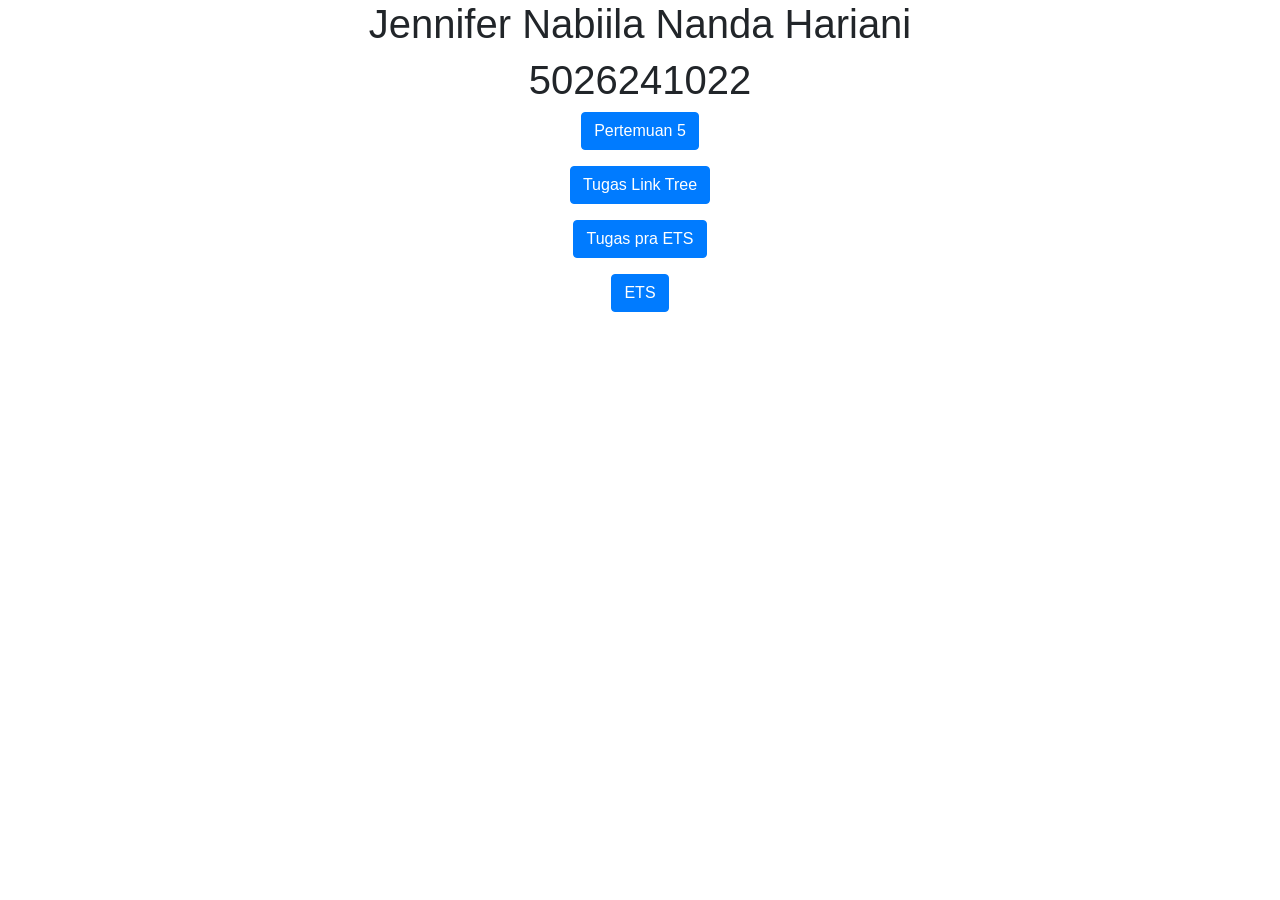
<file: index.html>
<!DOCTYPE html>
<html lang="en">
<head>
  <title>Bootstrap 4 Example</title>
  <meta charset="utf-8">
  <meta name="viewport" content="width=device-width, initial-scale=1">
  <link rel="stylesheet" href="https://cdn.jsdelivr.net/npm/bootstrap@4.6.2/dist/css/bootstrap.min.css">
  <script src="https://cdn.jsdelivr.net/npm/jquery@3.7.1/dist/jquery.slim.min.js"></script>
  <script src="https://cdn.jsdelivr.net/npm/popper.js@1.16.1/dist/umd/popper.min.js"></script>
  <script src="https://cdn.jsdelivr.net/npm/bootstrap@4.6.2/dist/js/bootstrap.bundle.min.js"></script>
</head>
<body>

<div class="container">
    <center>
        <h1>Jennifer Nabiila Nanda Hariani</h1>
        <h1>5026241022</h1>
        <p><a href="pertemuan5.html" target="_blank"><button class="btn btn-primary">Pertemuan 5</button></a></p>
        <p><a href="linktree.html" target="_blank"><button class="btn btn-primary">Tugas Link Tree</button></a></p>
        <p><a href="tugas_ets.html" target="_blank"><button class="btn btn-primary">Tugas pra ETS</button></a></p>
        <p><a href="5026241022.html" target="_blank"><button class="btn btn-primary">ETS</button></a>
    </center>
</div>

</body>
</html>
</file>
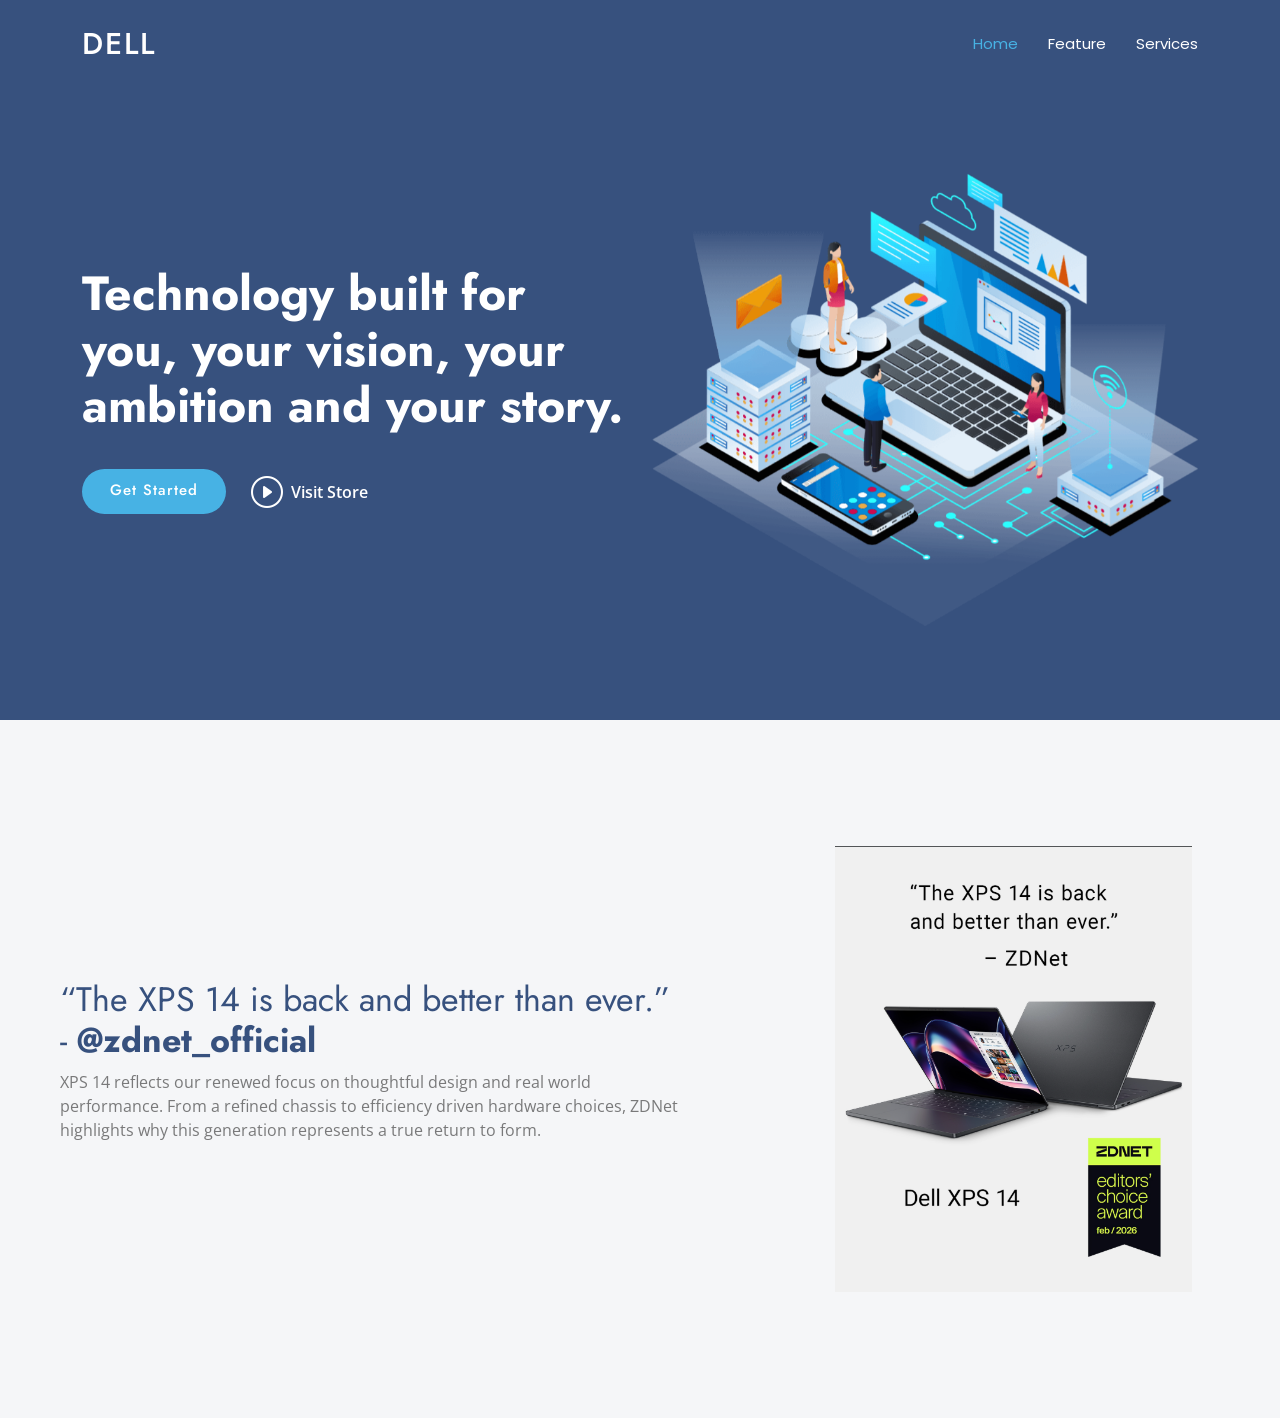
<file: pertemuan5.html>
<!DOCTYPE html>
<html lang="en">

<head>
    <meta charset="utf-8">
    <meta content="width=device-width, initial-scale=1.0" name="viewport">
    <title>Dell</title>
    <meta name="description" content="">
    <meta name="keywords" content="">

    <!-- Favicons -->
    <link href="assets/img/favicon.png" rel="icon">
    <link href="assets/img/apple-touch-icon.png" rel="apple-touch-icon">

    <!-- Fonts -->
    <link href="https://fonts.googleapis.com" rel="preconnect">
    <link href="https://fonts.gstatic.com" rel="preconnect" crossorigin>
    <link
        href="https://fonts.googleapis.com/css2?family=Open+Sans:ital,wght@0,300;0,400;0,500;0,600;0,700;0,800;1,300;1,400;1,500;1,600;1,700;1,800&family=Poppins:ital,wght@0,100;0,200;0,300;0,400;0,500;0,600;0,700;0,800;0,900;1,100;1,200;1,300;1,400;1,500;1,600;1,700;1,800;1,900&family=Jost:ital,wght@0,100;0,200;0,300;0,400;0,500;0,600;0,700;0,800;0,900;1,100;1,200;1,300;1,400;1,500;1,600;1,700;1,800;1,900&display=swap"
        rel="stylesheet">

    <!-- Vendor CSS Files -->
    <link href="assets/vendor/bootstrap/css/bootstrap.min.css" rel="stylesheet">
    <link href="assets/vendor/bootstrap-icons/bootstrap-icons.css" rel="stylesheet">
    <link href="assets/vendor/aos/aos.css" rel="stylesheet">
    <link href="assets/vendor/glightbox/css/glightbox.min.css" rel="stylesheet">
    <link href="assets/vendor/swiper/swiper-bundle.min.css" rel="stylesheet">

    <!-- Main CSS File -->
    <link href="assets/css/main.css" rel="stylesheet">

    <!-- =======================================================
  * Template Name: Arsha
  * Template URL: https://bootstrapmade.com/arsha-free-bootstrap-html-template-corporate/
  * Updated: Feb 22 2025 with Bootstrap v5.3.3
  * Author: BootstrapMade.com
  * License: https://bootstrapmade.com/license/
  ======================================================== -->
</head>

<body class="index-page">
    <header id="header" class="header d-flex align-items-center fixed-top">
        <div class="container-fluid container-xl position-relative d-flex align-items-center">

            <a href="index.html" class="logo d-flex align-items-center me-auto">
                <!-- Uncomment the line below if you also wish to use an image logo -->
                <!-- <img src="assets/img/logo.webp" alt=""> -->
                <h1 class="sitename">Dell</h1>
            </a>

            <nav id="navmenu" class="navmenu">
                <ul>
                    <li><a href="#hero" class="active">Home</a></li>
                    <li><a href="#why-us">Feature</a></li>
                    <li><a href="#services">Services</a></li>

                </ul>
                <i class="mobile-nav-toggle d-xl-none bi bi-list"></i>
            </nav>

        </div>
    </header>

    <main class="main">
        <!-- Hero Section -->
        <section id="hero" class="hero section dark-background">

            <div class="container">
                <div class="row gy-4">
                    <div class="col-lg-6 order-2 order-lg-1 d-flex flex-column justify-content-center"
                        data-aos="zoom-out">
                        <h1>Technology built for you, your vision, your ambition and your story.</h1>
                        <p></p>

                        <div class="d-flex">
                            <a href="#about" class="btn-get-started">Get Started</a>
                            <a href="visitstore.bio/dell?tab=ig"
                                class="glightbox btn-watch-video d-flex align-items-center"><i
                                    class="bi bi-play-circle"></i><span>Visit Store</span></a>
                        </div>
                    </div>
                    <div class="col-lg-6 order-1 order-lg-2 hero-img" data-aos="zoom-out" data-aos-delay="200">
                        <img src="assets/img/hero-img.png" class="img-fluid animated" alt="">
                    </div>
                </div>
            </div>

        </section><!-- /Hero Section -->

        <!-- Why Us Section -->
        <section id="why-us" class="section why-us light-background" data-builder="section">

            <div class="container-fluid">

                <div class="row gy-4">

                    <div class="col-lg-7 d-flex flex-column justify-content-center order-2 order-lg-1">

                        <div class="content px-xl-5" data-aos="fade-up" data-aos-delay="100">
                            <h3><span>“The XPS 14 is back and better than ever.” -
                                </span><strong>@zdnet_official</strong></h3>
                            <p>
                                XPS 14 reflects our renewed focus on thoughtful design and real world performance. From
                                a refined chassis to efficiency driven hardware choices, ZDNet highlights why this
                                generation represents a true return to form.
                            </p>
                        </div>
                    </div>

                    <div class="col-lg-5 order-1 order-lg-2 why-us-img">
                        <img src="assets/img/laptop.png" class="img-fluid" alt="" data-aos="zoom-in"
                            data-aos-delay="100">
                    </div>
                </div>

            </div>

        </section><!-- /Why Us Section -->
    </main>
</body>

<!-- Scroll Top -->
<a href="#" id="scroll-top" class="scroll-top d-flex align-items-center justify-content-center"><i
        class="bi bi-arrow-up-short"></i></a>

<!-- Preloader -->
<div id="preloader"></div>

<!-- Vendor JS Files -->
<script src="assets/vendor/bootstrap/js/bootstrap.bundle.min.js"></script>
<script src="assets/vendor/php-email-form/validate.js"></script>
<script src="assets/vendor/aos/aos.js"></script>
<script src="assets/vendor/glightbox/js/glightbox.min.js"></script>
<script src="assets/vendor/swiper/swiper-bundle.min.js"></script>
<script src="assets/vendor/waypoints/noframework.waypoints.js"></script>
<script src="assets/vendor/imagesloaded/imagesloaded.pkgd.min.js"></script>
<script src="assets/vendor/isotope-layout/isotope.pkgd.min.js"></script>

<!-- Main JS File -->
<script src="assets/js/main.js"></script>

</header>
</body>

</html>
</file>
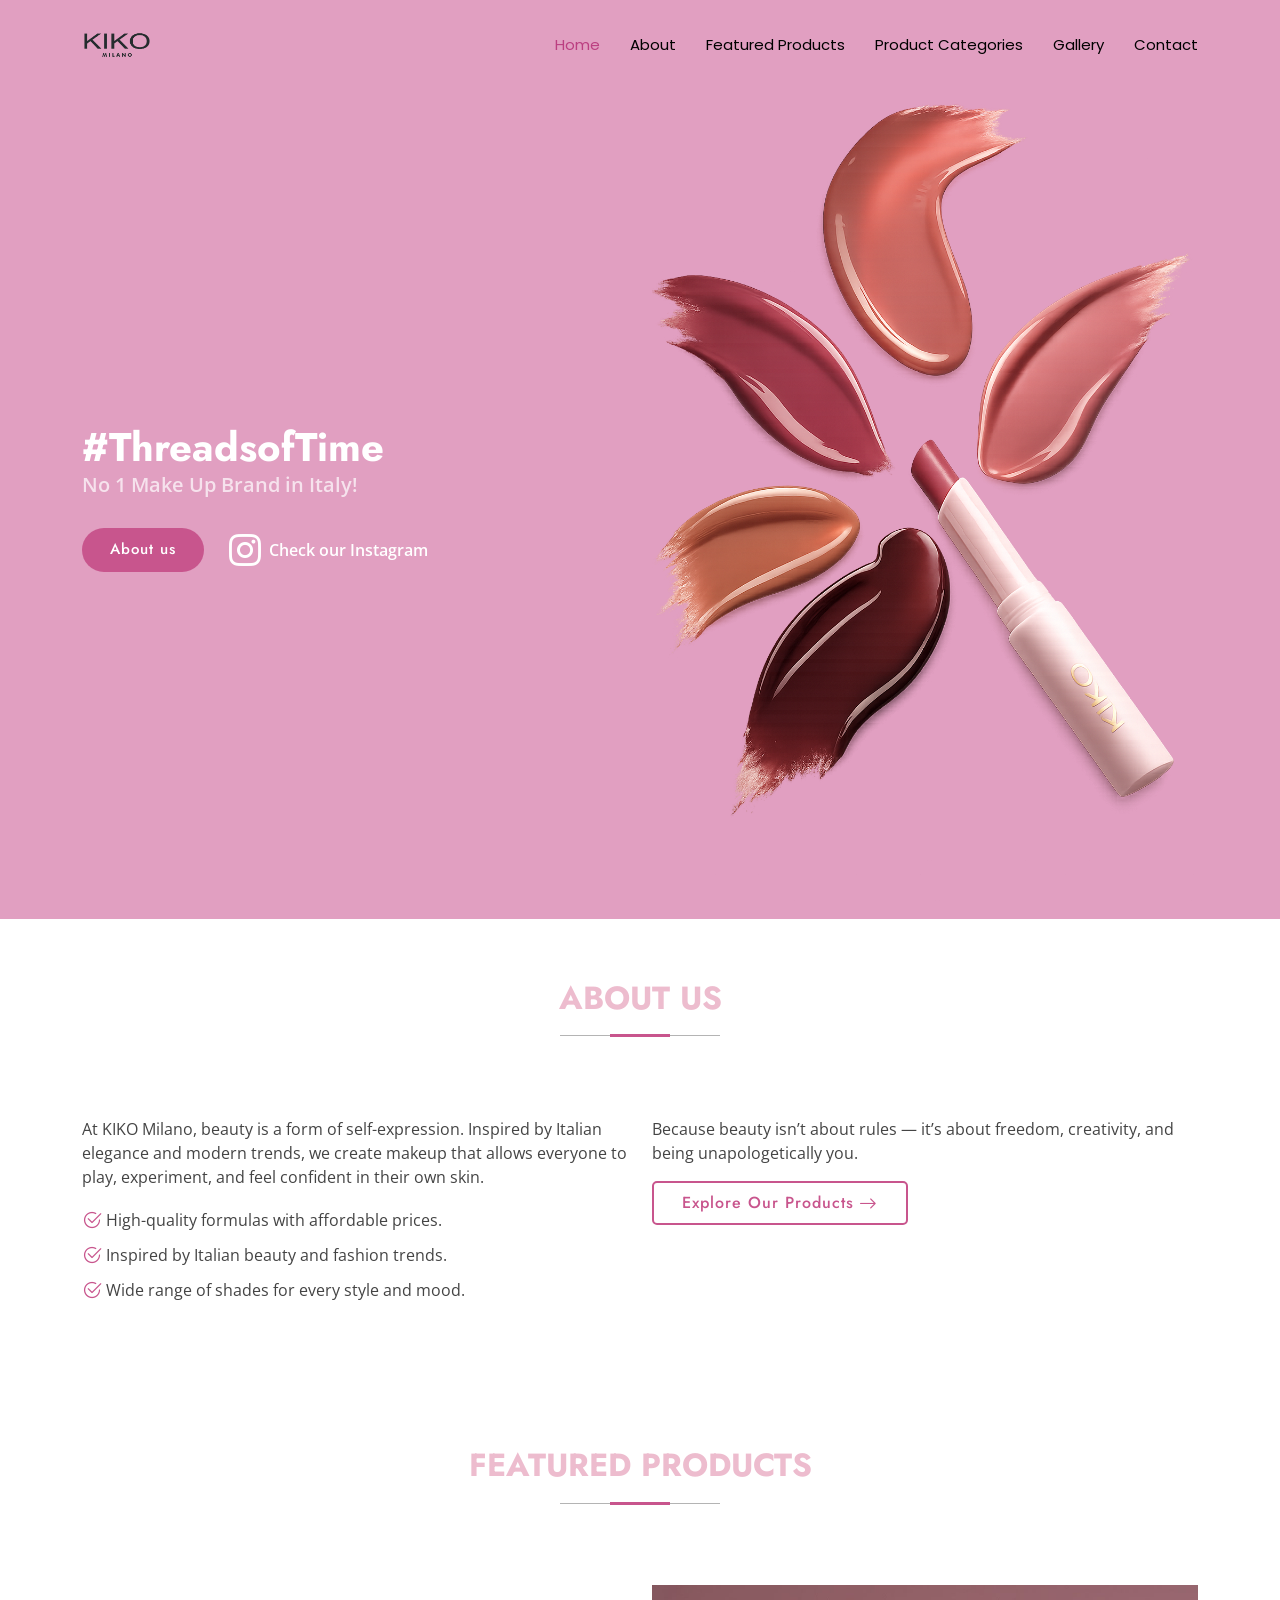
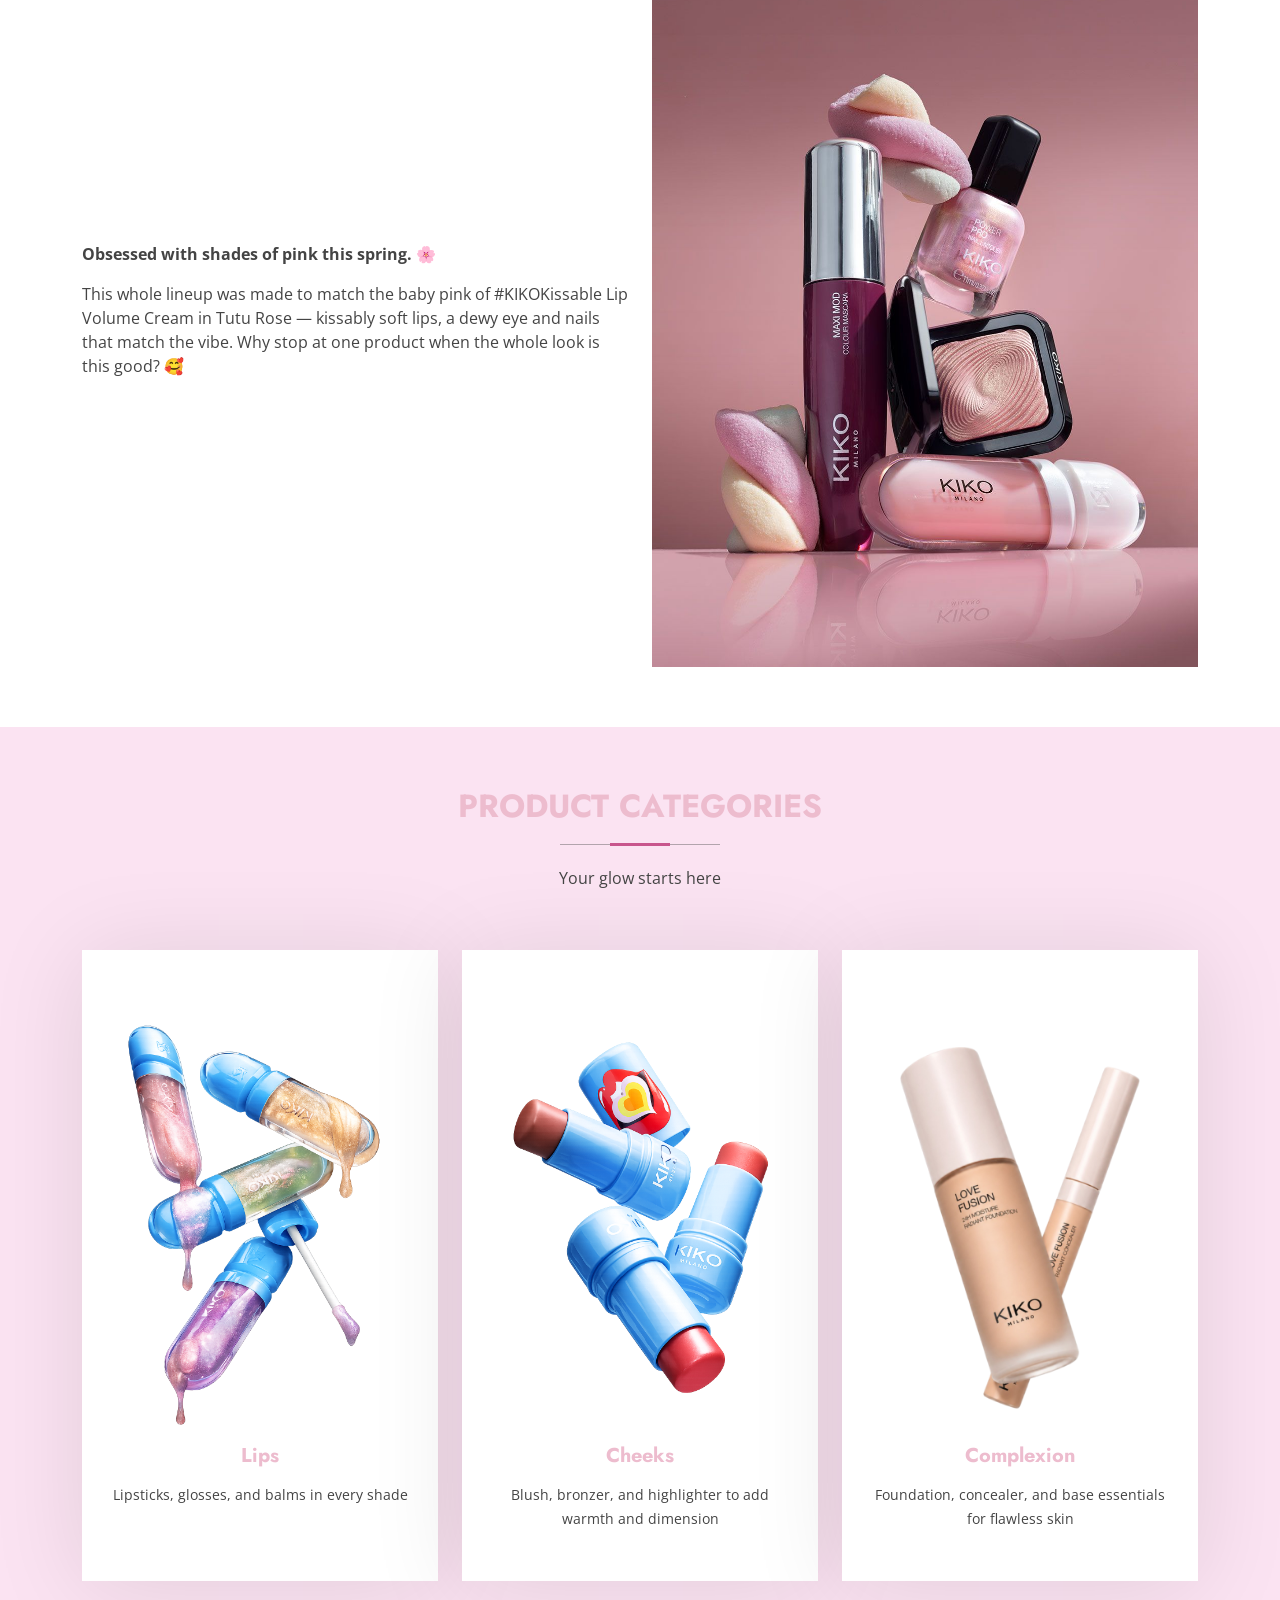
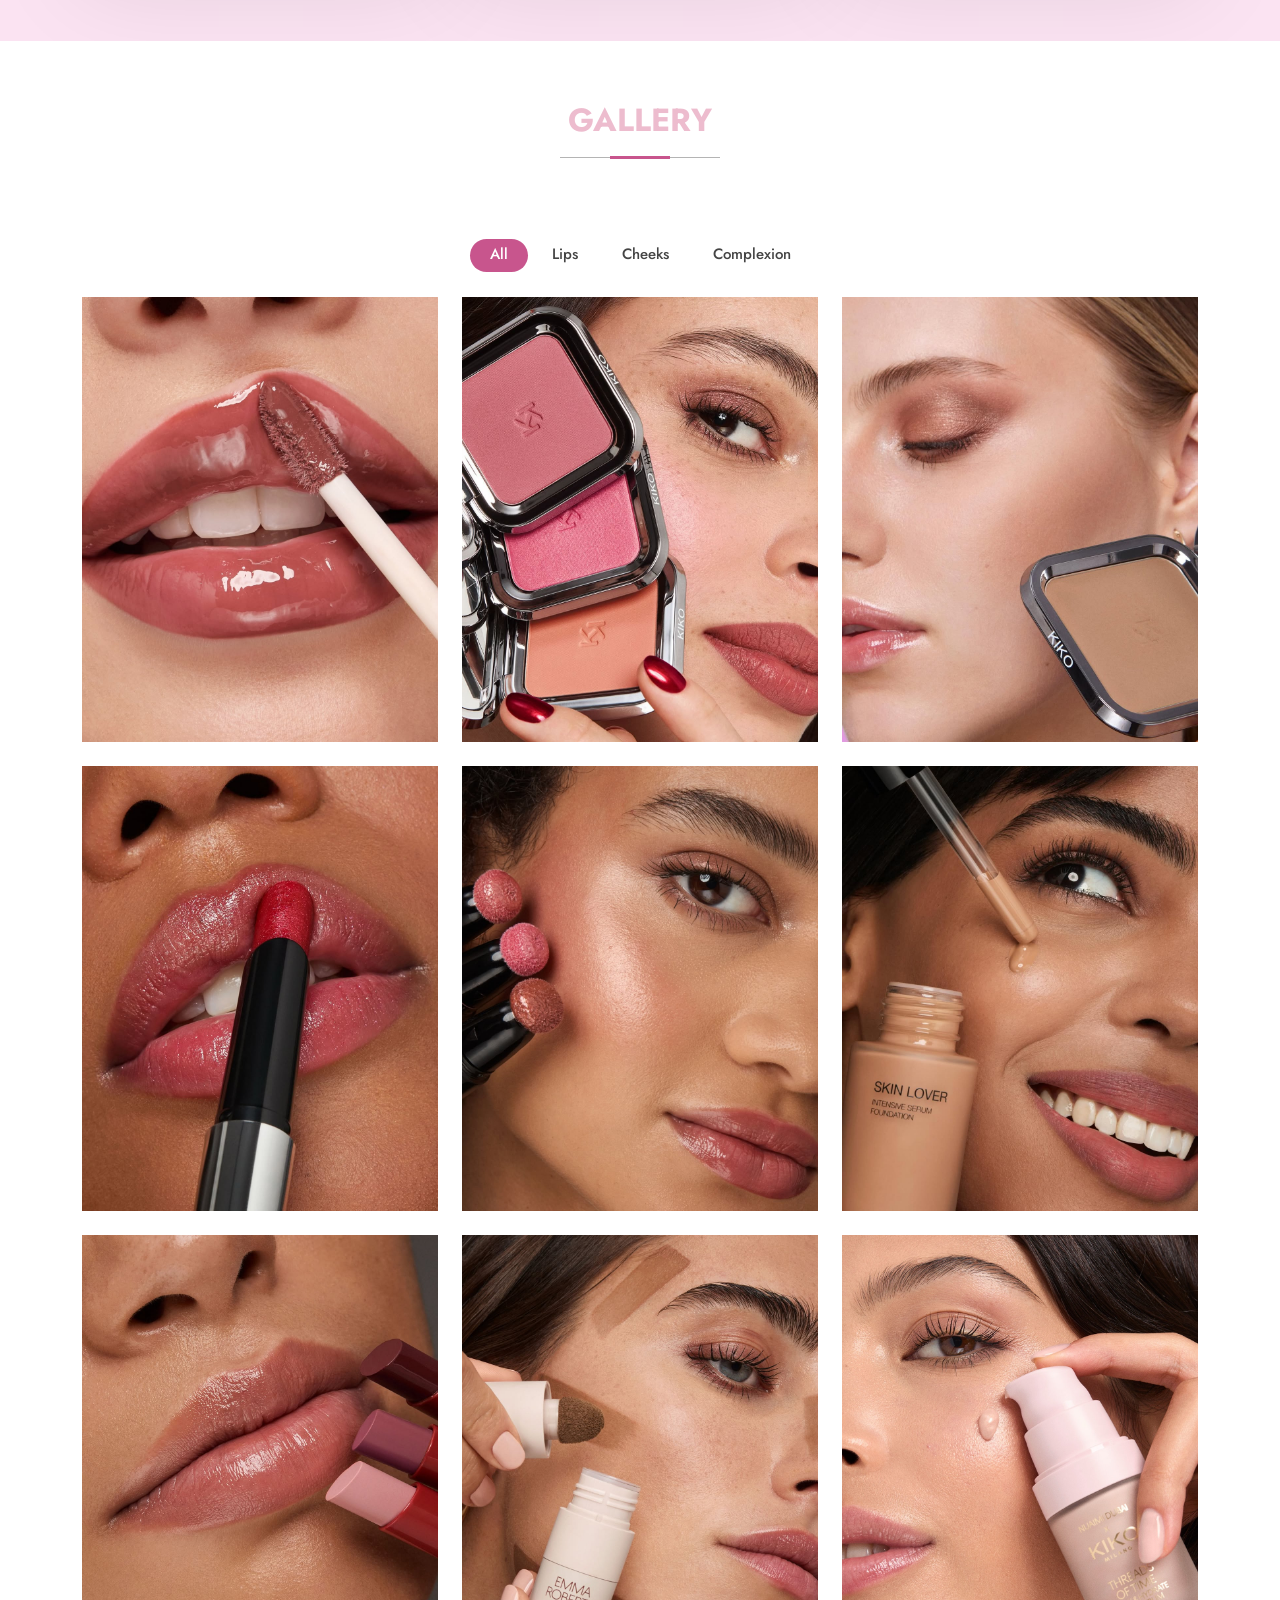
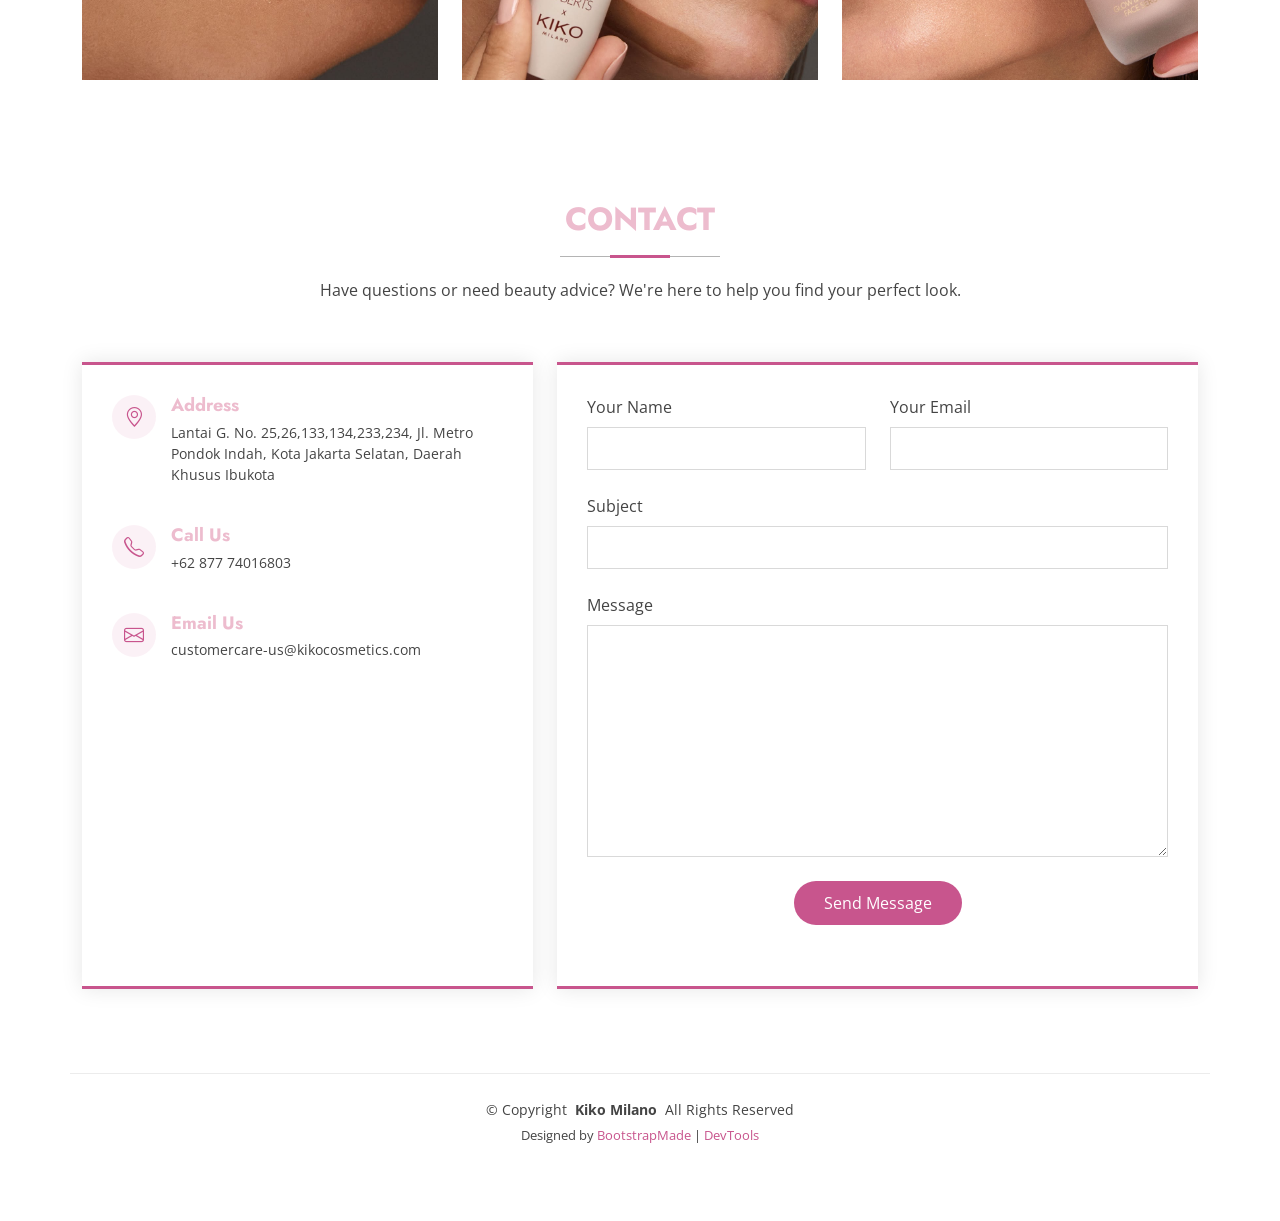
<file: tugas_ets.html>
<!DOCTYPE html>
<html lang="en">

<head>
  <meta charset="utf-8">
  <meta content="width=device-width, initial-scale=1.0" name="viewport">
  <title>Kiko Milano Makeover</title>
  <meta name="description" content="">
  <meta name="keywords" content="">

  <!-- Favicons -->
  <link href="assets/img/favicon.png" rel="icon">
  <link href="assets/img/apple-touch-icon.png" rel="apple-touch-icon">

  <!-- Fonts -->
  <link href="https://fonts.googleapis.com" rel="preconnect">
  <link href="https://fonts.gstatic.com" rel="preconnect" crossorigin>
  <link
    href="https://fonts.googleapis.com/css2?family=Open+Sans:ital,wght@0,300;0,400;0,500;0,600;0,700;0,800;1,300;1,400;1,500;1,600;1,700;1,800&family=Poppins:ital,wght@0,100;0,200;0,300;0,400;0,500;0,600;0,700;0,800;0,900;1,100;1,200;1,300;1,400;1,500;1,600;1,700;1,800;1,900&family=Jost:ital,wght@0,100;0,200;0,300;0,400;0,500;0,600;0,700;0,800;0,900;1,100;1,200;1,300;1,400;1,500;1,600;1,700;1,800;1,900&display=swap"
    rel="stylesheet">

  <!-- Vendor CSS Files -->
  <link href="assets/vendor/bootstrap/css/bootstrap.min.css" rel="stylesheet">
  <link href="assets/vendor/bootstrap-icons/bootstrap-icons.css" rel="stylesheet">
  <link href="assets/vendor/aos/aos.css" rel="stylesheet">
  <link href="assets/vendor/glightbox/css/glightbox.min.css" rel="stylesheet">
  <link href="assets/vendor/swiper/swiper-bundle.min.css" rel="stylesheet">

  <!-- Makeover CSS File -->
  <link href="assets/css/makeover-ig.css" rel="stylesheet">

  <!-- =======================================================
  * Template Name: Arsha
  * Template URL: https://bootstrapmade.com/arsha-free-bootstrap-html-template-corporate/
  * Updated: Feb 22 2025 with Bootstrap v5.3.3
  * Author: BootstrapMade.com
  * License: https://bootstrapmade.com/license/
  ======================================================== -->
</head>

<body class="index-page">

  <header id="header" class="header d-flex align-items-center fixed-top">
    <div class="container-fluid container-xl position-relative d-flex align-items-center">

      <a href="index.html" class="logo d-flex align-items-center me-auto">
        <!-- Uncomment the line below if you also wish to use an image logo -->
        <img src="assets\img\Makeover IG\kiko-milano-logo.webp" alt="" style="height: 90px;">
      </a>

      <nav id="navmenu" class="navmenu">
        <ul>
          <li><a href="#hero" class="active">Home</a></li>
          <li><a href="#about">About</a></li>
          <li><a href="#featuredproducts">Featured Products</a></li>
          <li><a href="#productcat">Product Categories</a></li>
          <li><a href="#gallery">Gallery</a></li>
          <li><a href="#contact">Contact</a></li>
        </ul>
        <i class="mobile-nav-toggle d-xl-none bi bi-list"></i>
      </nav>
    </div>
  </header>

  <main class="main">

    <!-- Hero Section -->
    <section id="hero" class="hero section dark-background">

      <div class="container">
        <div class="row gy-4">
          <div class="col-lg-6 order-2 order-lg-1 d-flex flex-column justify-content-center" data-aos="zoom-out">
            <h1>#ThreadsofTime</h1>
            <p>No 1 Make Up Brand in Italy!</p>
            <div class="d-flex">
              <a href="#about" class="btn-get-started">About us</a>
              <a href="https://www.instagram.com/kikomilanoidn/?hl=en" target="_blank"
                class="btn-watch-video d-flex align-items-center">
                <i class="bi bi-instagram"></i>
                <span>Check our Instagram</span>
              </a>
            </div>
          </div>
          <div class="col-lg-6 order-1 order-lg-2 hero-img" data-aos="zoom-out" data-aos-delay="200">
            <img src="assets/img/Makeover IG/foto-hero.png" class="img-fluid animated" alt="">
          </div>
        </div>
      </div>

    </section><!-- /Hero Section -->


    <!-- About Section -->
    <section id="about" class="about section">

      <!-- Section Title -->
      <div class="container section-title" data-aos="fade-up">
        <h2>About Us</h2>
      </div><!-- End Section Title -->

      <div class="container">

        <div class="row gy-4">
          <div class="col-lg-6 content" data-aos="fade-up" data-aos-delay="100">
            <p>
              At KIKO Milano, beauty is a form of self-expression. Inspired by Italian
              elegance and modern trends, we create makeup that allows everyone to play,
              experiment, and feel confident in their own skin.
            </p>
            <ul>
              <li><i class="bi bi-check2-circle"></i> <span>High-quality formulas with affordable prices.</span></li>
              <li><i class="bi bi-check2-circle"></i> <span>Inspired by Italian beauty and fashion trends.</span></li>
              <li><i class="bi bi-check2-circle"></i> <span>Wide range of shades for every style and mood.</span></li>
            </ul>
          </div>

          <div class="col-lg-6" data-aos="fade-up" data-aos-delay="200">
            <p>Because beauty isn’t about rules — it’s about freedom, creativity, and being unapologetically you.</p>
            <a href="#gallery" class="read-more"><span>Explore Our Products</span><i class="bi bi-arrow-right"></i></a>
          </div>

        </div>

      </div>

    </section><!-- /About Section -->

    <!-- Featured Products Section -->
    <section id="featuredproducts" class="portfolio section">

      <!-- Section Title -->
      <div class="container section-title" data-aos="fade-up">
        <h2>Featured Products</h2>
      </div><!-- End Section Title -->

      <div class="container">

        <div class="row gy-4">

          <div class="col-lg-6 content d-flex flex-column justify-content-center" data-aos="fade-up"
            data-aos-delay="100">
            <p>
              <b>Obsessed with shades of pink this spring. 🌸</b>
            <p>This whole lineup was made to match the baby pink of #KIKOKissable Lip Volume Cream in Tutu Rose
              — kissably soft lips, a dewy eye and nails that match the vibe. Why stop at
              one product when the whole look is this good? 🥰​⁣ </p>
            </p>
          </div>

          <div class="col-lg-6 portfolio-item" data-aos="fade-up" data-aos-delay="200">
            <img src="assets/img/Makeover IG/featured-products.jpg" class="img-fluid" alt="" data-aos="zoom-in"
              data-aos-delay="100">
            <div class="portfolio-info">
              <h4>On Frame</h4>
              <ul>
                <li>Kissable Lip Volume Plumping Lip Cream 01</li>
                <li>New Water Eyeshadow 09</li>
                <li>Maxi Mod Colour Mascara 03​</li>
                <li>New Power Pro Nail Lacquer 237</li>
              </ul>
            </div>
          </div>
        </div>

    </section><!-- /Featured Products Section -->

    <!-- Product Categories Section -->
    <section id="productcat" class="services section light-background">

      <!-- Product Categories Title -->
      <div class="container section-title" data-aos="fade-up">
        <h2>Product Categories</h2>
        <p>Your glow starts here</p>
      </div><!-- End Section Title -->

      <div class="container">

        <div class="row gy-4">

          <div class="col-xl-4 col-md-6 d-flex" data-aos="fade-up" data-aos-delay="100">
            <div class="service-item position-relative">
              <img src="assets/img/Makeover IG/products-lips.png" class="img-fluid animated" alt="">
              <h3><a href="" class="stretched-link">Lips</a></h3>
              <p>Lipsticks, glosses, and balms in every shade</p>
            </div>
          </div><!-- End Service Item -->

          <div class="col-xl-4 col-md-6 d-flex" data-aos="fade-up" data-aos-delay="200">
            <div class="service-item position-relative">
              <img src="assets/img/Makeover IG/products-blush.png" class="img-fluid animated" alt="">
              <h3><a href="" class="stretched-link">Cheeks</a></h3>
              <p>Blush, bronzer, and highlighter to add warmth and dimension</p>
            </div>
          </div><!-- End Service Item -->

          <div class="col-xl-4 col-md-6 d-flex" data-aos="fade-up" data-aos-delay="300">
            <div class="service-item position-relative">
              <img src="assets/img/Makeover IG/products-complexion.png" class="img-fluid animated" alt="">
              <h3><a href="" class="stretched-link">Complexion</a></h3>
              <p>Foundation, concealer, and base essentials for flawless skin</p>
            </div>
          </div><!-- End Service Item -->
        </div>
      </div>
    </section><!-- /Product Categories Section -->


    <!-- Gallery Section -->
    <section id="gallery" class="portfolio section">

      <!-- Section Title -->
      <div class="container section-title" data-aos="fade-up">
        <h2>Gallery</h2>
      </div><!-- End Section Title -->

      <div class="container">

        <div class="isotope-layout" data-default-filter="*" data-layout="masonry" data-sort="original-order">

          <ul class="portfolio-filters isotope-filters" data-aos="fade-up" data-aos-delay="100">
            <li data-filter="*" class="filter-active">All</li>
            <li data-filter=".filter-app">Lips</li>
            <li data-filter=".filter-product">Cheeks</li>
            <li data-filter=".filter-branding">Complexion</li>
          </ul><!-- End Portfolio Filters -->

          <div class="row gy-4 isotope-container" data-aos="fade-up" data-aos-delay="200">

            <div class="col-lg-4 col-md-6 portfolio-item isotope-item filter-app">
              <img src="assets/img/Makeover IG/lips1.jpg" class="img-fluid" alt="">
              <div class="portfolio-info">
                <h4>Lips</h4>
                <p>3D Hydra Lipgloss.</p>
                <a href="assets/img/portfolio/portfolio-portrait-1.webp" title="App 1"
                  data-gallery="portfolio-gallery-app" class="glightbox preview-link"><i class="bi bi-zoom-in"></i></a>
                <a href="portfolio-details.html" title="More Details" class="details-link"><i
                    class="bi bi-link-45deg"></i></a>
              </div>
            </div><!-- End Portfolio Item -->

            <div class="col-lg-4 col-md-6 portfolio-item isotope-item filter-product">
              <img src="assets/img/Makeover IG/blush1.jpg" class="img-fluid" alt="">
              <div class="portfolio-info">
                <h4>Cheeks</h4>
                <p>Unlimited Blush 05, 08, 09.</p>
                <a href="assets/img/portfolio/portfolio-1.webp" title="Product 1"
                  data-gallery="portfolio-gallery-product" class="glightbox preview-link"><i
                    class="bi bi-zoom-in"></i></a>
                <a href="portfolio-details.html" title="More Details" class="details-link"><i
                    class="bi bi-link-45deg"></i></a>
              </div>
            </div><!-- End Portfolio Item -->

            <div class="col-lg-4 col-md-6 portfolio-item isotope-item filter-branding">
              <img src="assets/img/Makeover IG/complexion1.jpg" class="img-fluid" alt="">
              <div class="portfolio-info">
                <h4>Complexion</h4>
                <p>Flawless Fusion Bronzer Powder. Available in 3 shades: 03 Cinnamon | 05 Biscuit | 07 Caramel.</p>
                <a href="assets/img/portfolio/portfolio-3.webp" title="Branding 1"
                  data-gallery="portfolio-gallery-branding" class="glightbox preview-link"><i
                    class="bi bi-zoom-in"></i></a>
                <a href="portfolio-details.html" title="More Details" class="details-link"><i
                    class="bi bi-link-45deg"></i></a>
              </div>
            </div><!-- End Portfolio Item -->

            <div class="col-lg-4 col-md-6 portfolio-item isotope-item filter-app">
              <img src="assets/img/Makeover IG/lips2.jpg" class="img-fluid" alt="">
              <div class="portfolio-info">
                <h4>Lips</h4>
                <p>Snow-Kissed Holiday Twist N’ Shine Lip Gloss. Shades 01, 02, 03, 04.</p>
                <a href="assets/img/portfolio/portfolio-4.webp" title="App 2" data-gallery="portfolio-gallery-app"
                  class="glightbox preview-link"><i class="bi bi-zoom-in"></i></a>
                <a href="portfolio-details.html" title="More Details" class="details-link"><i
                    class="bi bi-link-45deg"></i></a>
              </div>
            </div><!-- End Portfolio Item -->

            <div class="col-lg-4 col-md-6 portfolio-item isotope-item filter-product">
              <img src="assets/img/Makeover IG/blush2.jpg" class="img-fluid" alt="">
              <div class="portfolio-info">
                <h4>Cheeks</h4>
                <p>Plush Blush.</p>
                <a href="assets/img/portfolio/portfolio-portrait-2.webp" title="Product 2"
                  data-gallery="portfolio-gallery-product" class="glightbox preview-link"><i
                    class="bi bi-zoom-in"></i></a>
                <a href="portfolio-details.html" title="More Details" class="details-link"><i
                    class="bi bi-link-45deg"></i></a>
              </div>
            </div><!-- End Portfolio Item -->

            <div class="col-lg-4 col-md-6 portfolio-item isotope-item filter-branding">
              <img src="assets/img/Makeover IG/complexion2.jpg" class="img-fluid" alt="">
              <div class="portfolio-info">
                <h4>Complexion</h4>
                <p>Skin Lover Intensive Serum Foundation. Available in 9 shades.
                </p>
                <a href="assets/img/portfolio/portfolio-portrait-3.webp" title="Branding 2"
                  data-gallery="portfolio-gallery-branding" class="glightbox preview-link"><i
                    class="bi bi-zoom-in"></i></a>
                <a href="portfolio-details.html" title="More Details" class="details-link"><i
                    class="bi bi-link-45deg"></i></a>
              </div>
            </div><!-- End Portfolio Item -->

            <div class="col-lg-4 col-md-6 portfolio-item isotope-item filter-app">
              <img src="assets/img/Makeover IG/lips3.jpg" class="img-fluid" alt="">
              <div class="portfolio-info">
                <h4>Lips</h4>
                <p>Everlasting colour precision lip liner and 3d hydra lipgloss.</p>
                <a href="assets/img/portfolio/portfolio-4.webp" title="App 2" data-gallery="portfolio-gallery-app"
                  class="glightbox preview-link"><i class="bi bi-zoom-in"></i></a>
                <a href="portfolio-details.html" title="More Details" class="details-link"><i
                    class="bi bi-link-45deg"></i></a>
              </div>
            </div><!-- End Portfolio Item -->

            <div class="col-lg-4 col-md-6 portfolio-item isotope-item filter-product">
              <img src="assets/img/Makeover IG/blush3.jpg" class="img-fluid" alt="">
              <div class="portfolio-info">
                <h4>Cheeks</h4>
                <p>Emma Roberts x Kiko Milano Glow Sculpt Liquid Bronzer.</p>
                <a href="assets/img/portfolio/portfolio-8.webp" title="Product 3"
                  data-gallery="portfolio-gallery-product" class="glightbox preview-link"><i
                    class="bi bi-zoom-in"></i></a>
                <a href="portfolio-details.html" title="More Details" class="details-link"><i
                    class="bi bi-link-45deg"></i></a>
              </div>
            </div><!-- End Portfolio Item -->

            <div class="col-lg-4 col-md-6 portfolio-item isotope-item filter-branding">
              <img src="assets/img/Makeover IG/complexion3.jpg" class="img-fluid" alt="">
              <div class="portfolio-info">
                <h4>Complexion</h4>
                <p>Full coverage 2-in-1 foundation & concealer.</p>
                <a href="assets/img/portfolio/portfolio-9.webp" title="Branding 2"
                  data-gallery="portfolio-gallery-branding" class="glightbox preview-link"><i
                    class="bi bi-zoom-in"></i></a>
                <a href="portfolio-details.html" title="More Details" class="details-link"><i
                    class="bi bi-link-45deg"></i></a>
              </div>
            </div><!-- End Portfolio Item -->

          </div><!-- End Portfolio Container -->

        </div>

      </div>

    </section><!-- /Portfolio Section -->

    <!-- Contact Section -->
    <section id="contact" class="contact section">

      <!-- Section Title -->
      <div class="container section-title" data-aos="fade-up">
        <h2>Contact</h2>
        <p>Have questions or need beauty advice? We're here to help you find your perfect look.</p>
      </div><!-- End Section Title -->

      <div class="container" data-aos="fade-up" data-aos-delay="100">

        <div class="row gy-4">

          <div class="col-lg-5">

            <div class="info-wrap">
              <div class="info-item d-flex" data-aos="fade-up" data-aos-delay="200">
                <i class="bi bi-geo-alt flex-shrink-0"></i>
                <div>
                  <h3>Address</h3>
                  <p>Lantai G. No. 25,26,133,134,233,234, Jl. Metro Pondok Indah, Kota Jakarta Selatan, Daerah Khusus
                    Ibukota</p>
                </div>
              </div><!-- End Info Item -->

              <div class="info-item d-flex" data-aos="fade-up" data-aos-delay="300">
                <i class="bi bi-telephone flex-shrink-0"></i>
                <div>
                  <h3>Call Us</h3>
                  <p>+62 877 74016803</p>
                </div>
              </div><!-- End Info Item -->

              <div class="info-item d-flex" data-aos="fade-up" data-aos-delay="400">
                <i class="bi bi-envelope flex-shrink-0"></i>
                <div>
                  <h3>Email Us</h3>
                  <p>customercare-us@kikocosmetics.com</p>
                </div>
              </div><!-- End Info Item -->

              <iframe src="https://www.google.com/maps/embed?pb=!1m18!1m12!1m3!1d3965.9904827608134!2d106.78099632316793!3d-6.264981061330001!2m3!1f0!2f0!3f0!3m2!1i1024!2i768!4f13.1!3m3!1m2!1s0x2e69f1a5f4fbee47%3A0x682837113c4ea854!2sPondok%20Indah%20Mall%201!5e0!3m2!1sen!2sus!4v1778067966284!5m2!1sen!2sus" width="400" height="250" style="border:0;" allowfullscreen="" loading="lazy" referrerpolicy="no-referrer-when-downgrade">
                frameborder="0" style="border:0; width: 100%; height: 270px;" allowfullscreen="" loading="lazy"
                referrerpolicy="no-referrer-when-downgrade"></iframe>
            </div>
          </div>

          <div class="col-lg-7">
            <form action="forms/contact.php" method="post" class="php-email-form" data-aos="fade-up"
              data-aos-delay="200">
              <div class="row gy-4">

                <div class="col-md-6">
                  <label for="name-field" class="pb-2">Your Name</label>
                  <input type="text" name="name" id="name-field" class="form-control" required="">
                </div>

                <div class="col-md-6">
                  <label for="email-field" class="pb-2">Your Email</label>
                  <input type="email" class="form-control" name="email" id="email-field" required="">
                </div>

                <div class="col-md-12">
                  <label for="subject-field" class="pb-2">Subject</label>
                  <input type="text" class="form-control" name="subject" id="subject-field" required="">
                </div>

                <div class="col-md-12">
                  <label for="message-field" class="pb-2">Message</label>
                  <textarea class="form-control" name="message" rows="10" id="message-field" required=""></textarea>
                </div>

                <div class="col-md-12 text-center">
                  <div class="loading">Loading</div>
                  <div class="error-message"></div>
                  <div class="sent-message">Your message has been sent. Thank you!</div>

                  <button type="submit">Send Message</button>
                </div>

              </div>
            </form>
          </div><!-- End Contact Form -->

        </div>

      </div>

    </section><!-- /Contact Section -->

  </main>

  <footer id="footer" class="footer">

    <div class="container copyright text-center mt-4">
      <p>© <span>Copyright</span> <strong class="px-1 sitename">Kiko Milano</strong> <span>All Rights Reserved</span>
      </p>
      <div class="credits">
        <!-- All the links in the footer should remain intact. -->
        <!-- You can delete the links only if you've purchased the pro version. -->
        <!-- Licensing information: https://bootstrapmade.com/license/ -->
        <!-- Purchase the pro version with working PHP/AJAX contact form: [buy-url] -->
        Designed by <a href="https://bootstrapmade.com/">BootstrapMade</a> | <a
          href="https://bootstrapmade.com/tools/">DevTools</a>
      </div>
    </div>

  </footer>

  <!-- Scroll Top -->
  <a href="#" id="scroll-top" class="scroll-top d-flex align-items-center justify-content-center"><i
      class="bi bi-arrow-up-short"></i></a>

  <!-- Preloader -->
  <div id="preloader"></div>

  <!-- Vendor JS Files -->
  <script src="assets/vendor/bootstrap/js/bootstrap.bundle.min.js"></script>
  <script src="assets/vendor/php-email-form/validate.js"></script>
  <script src="assets/vendor/aos/aos.js"></script>
  <script src="assets/vendor/glightbox/js/glightbox.min.js"></script>
  <script src="assets/vendor/swiper/swiper-bundle.min.js"></script>
  <script src="assets/vendor/waypoints/noframework.waypoints.js"></script>
  <script src="assets/vendor/imagesloaded/imagesloaded.pkgd.min.js"></script>
  <script src="assets/vendor/isotope-layout/isotope.pkgd.min.js"></script>

  <!-- Main JS File -->
  <script src="assets/js/main.js"></script>

</body>

</html>
</file>
<file: assets/css/main.css>
/**
* Template Name: Arsha
* Template URL: https://bootstrapmade.com/arsha-free-bootstrap-html-template-corporate/
* Updated: Feb 22 2025 with Bootstrap v5.3.3
* Author: BootstrapMade.com
* License: https://bootstrapmade.com/license/
*/

/*--------------------------------------------------------------
# Font & Color Variables
# Help: https://bootstrapmade.com/color-system/
--------------------------------------------------------------*/
/* Fonts */
:root {
  --default-font: "Open Sans",  system-ui, -apple-system, "Segoe UI", Roboto, "Helvetica Neue", Arial, "Noto Sans", "Liberation Sans", sans-serif, "Apple Color Emoji", "Segoe UI Emoji", "Segoe UI Symbol", "Noto Color Emoji";
  --heading-font: "Jost",  sans-serif;
  --nav-font: "Poppins",  sans-serif;
}

/* Global Colors - The following color variables are used throughout the website. Updating them here will change the color scheme of the entire website */
:root { 
  --background-color: #ffffff; /* Background color for the entire website, including individual sections */
  --default-color: #444444; /* Default color used for the majority of the text content across the entire website */
  --heading-color: #37517e; /* Color for headings, subheadings and title throughout the website */
  --accent-color: #47b2e4; /* Accent color that represents your brand on the website. It's used for buttons, links, and other elements that need to stand out */
  --surface-color: #ffffff; /* The surface color is used as a background of boxed elements within sections, such as cards, icon boxes, or other elements that require a visual separation from the global background. */
  --contrast-color: #ffffff; /* Contrast color for text, ensuring readability against backgrounds of accent, heading, or default colors. */
}

/* Nav Menu Colors - The following color variables are used specifically for the navigation menu. They are separate from the global colors to allow for more customization options */
:root {
  --nav-color: #ffffff;  /* The default color of the main navmenu links */
  --nav-hover-color: #47b2e4; /* Applied to main navmenu links when they are hovered over or active */
  --nav-mobile-background-color: #ffffff; /* Used as the background color for mobile navigation menu */
  --nav-dropdown-background-color: #ffffff; /* Used as the background color for dropdown items that appear when hovering over primary navigation items */
  --nav-dropdown-color: #444444; /* Used for navigation links of the dropdown items in the navigation menu. */
  --nav-dropdown-hover-color: #47b2e4; /* Similar to --nav-hover-color, this color is applied to dropdown navigation links when they are hovered over. */
}

/* Color Presets - These classes override global colors when applied to any section or element, providing reuse of the sam color scheme. */

.light-background {
  --background-color: #f5f6f8;
  --surface-color: #ffffff;
}

.dark-background {
  --background-color: #37517e;
  --default-color: #ffffff;
  --heading-color: #ffffff;
  --surface-color: #4668a2;
  --contrast-color: #ffffff;
}

/* Smooth scroll */
:root {
  scroll-behavior: smooth;
}

/*--------------------------------------------------------------
# General Styling & Shared Classes
--------------------------------------------------------------*/
body {
  color: var(--default-color);
  background-color: var(--background-color);
  font-family: var(--default-font);
}

a {
  color: var(--accent-color);
  text-decoration: none;
  transition: 0.3s;
}

a:hover {
  color: color-mix(in srgb, var(--accent-color), transparent 25%);
  text-decoration: none;
}

h1,
h2,
h3,
h4,
h5,
h6 {
  color: var(--heading-color);
  font-family: var(--heading-font);
}

/* PHP Email Form Messages
------------------------------*/
.php-email-form .error-message {
  display: none;
  background: #df1529;
  color: #ffffff;
  text-align: left;
  padding: 15px;
  margin-bottom: 24px;
  font-weight: 600;
}

.php-email-form .sent-message {
  display: none;
  color: #ffffff;
  background: #059652;
  text-align: center;
  padding: 15px;
  margin-bottom: 24px;
  font-weight: 600;
}

.php-email-form .loading {
  display: none;
  background: var(--surface-color);
  text-align: center;
  padding: 15px;
  margin-bottom: 24px;
}

.php-email-form .loading:before {
  content: "";
  display: inline-block;
  border-radius: 50%;
  width: 24px;
  height: 24px;
  margin: 0 10px -6px 0;
  border: 3px solid var(--accent-color);
  border-top-color: var(--surface-color);
  animation: php-email-form-loading 1s linear infinite;
}

@keyframes php-email-form-loading {
  0% {
    transform: rotate(0deg);
  }

  100% {
    transform: rotate(360deg);
  }
}

/*--------------------------------------------------------------
# Global Header
--------------------------------------------------------------*/
.header {
  --background-color: #3d4d6a;
  --heading-color: #ffffff;
  color: var(--default-color);
  background-color: var(--background-color);
  padding: 15px 0;
  transition: all 0.5s;
  z-index: 997;
}

.header .logo {
  line-height: 1;
}

.header .logo img {
  max-height: 36px;
  margin-right: 8px;
}

.header .logo h1 {
  font-size: 30px;
  margin: 0;
  font-weight: 500;
  color: var(--heading-color);
  letter-spacing: 2px;
  text-transform: uppercase;
}

.header .btn-getstarted,
.header .btn-getstarted:focus {
  color: var(--contrast-color);
  background: var(--accent-color);
  font-size: 14px;
  padding: 8px 25px;
  margin: 0 0 0 30px;
  border-radius: 50px;
  transition: 0.3s;
}

.header .btn-getstarted:hover,
.header .btn-getstarted:focus:hover {
  color: var(--contrast-color);
  background: color-mix(in srgb, var(--accent-color), transparent 15%);
}

@media (max-width: 1200px) {
  .header .logo {
    order: 1;
  }

  .header .btn-getstarted {
    order: 2;
    margin: 0 15px 0 0;
    padding: 6px 15px;
  }

  .header .navmenu {
    order: 3;
  }
}

/* Index Page Header
------------------------------*/
.index-page .header {
  --background-color: rgba(255, 255, 255, 0);
  --heading-color: #ffffff;
  --nav-color: #ffffff;
}

/* Index Page Header on Scroll
------------------------------*/
.index-page.scrolled .header {
  --background-color: rgba(40, 58, 90, 0.9);
}

/*--------------------------------------------------------------
# Navigation Menu
--------------------------------------------------------------*/
/* Desktop Navigation */
@media (min-width: 1200px) {
  .navmenu {
    padding: 0;
  }

  .navmenu ul {
    margin: 0;
    padding: 0;
    display: flex;
    list-style: none;
    align-items: center;
  }

  .navmenu li {
    position: relative;
  }

  .navmenu a,
  .navmenu a:focus {
    color: var(--nav-color);
    padding: 18px 15px;
    font-size: 15px;
    font-family: var(--nav-font);
    font-weight: 400;
    display: flex;
    align-items: center;
    justify-content: space-between;
    white-space: nowrap;
    transition: 0.3s;
  }

  .navmenu a i,
  .navmenu a:focus i {
    font-size: 12px;
    line-height: 0;
    margin-left: 5px;
    transition: 0.3s;
  }

  .navmenu li:last-child a {
    padding-right: 0;
  }

  .navmenu li:hover>a,
  .navmenu .active,
  .navmenu .active:focus {
    color: var(--nav-hover-color);
  }

  .navmenu .dropdown ul {
    margin: 0;
    padding: 10px 0;
    background: var(--nav-dropdown-background-color);
    display: block;
    position: absolute;
    visibility: hidden;
    left: 14px;
    top: 130%;
    opacity: 0;
    transition: 0.3s;
    border-radius: 4px;
    z-index: 99;
    box-shadow: 0px 0px 30px rgba(0, 0, 0, 0.1);
  }

  .navmenu .dropdown ul li {
    min-width: 200px;
  }

  .navmenu .dropdown ul a {
    padding: 10px 20px;
    font-size: 15px;
    text-transform: none;
    color: var(--nav-dropdown-color);
  }

  .navmenu .dropdown ul a i {
    font-size: 12px;
  }

  .navmenu .dropdown ul a:hover,
  .navmenu .dropdown ul .active:hover,
  .navmenu .dropdown ul li:hover>a {
    color: var(--nav-dropdown-hover-color);
  }

  .navmenu .dropdown:hover>ul {
    opacity: 1;
    top: 100%;
    visibility: visible;
  }

  .navmenu .dropdown .dropdown ul {
    top: 0;
    left: -90%;
    visibility: hidden;
  }

  .navmenu .dropdown .dropdown:hover>ul {
    opacity: 1;
    top: 0;
    left: -100%;
    visibility: visible;
  }

  .navmenu .megamenu {
    position: static;
  }

  .navmenu .megamenu ul {
    margin: 0;
    padding: 10px;
    background: var(--nav-dropdown-background-color);
    box-shadow: 0px 0px 20px rgba(0, 0, 0, 0.1);
    position: absolute;
    top: 130%;
    left: 0;
    right: 0;
    visibility: hidden;
    opacity: 0;
    display: flex;
    transition: 0.3s;
    border-radius: 4px;
    z-index: 99;
  }

  .navmenu .megamenu ul li {
    flex: 1;
  }

  .navmenu .megamenu ul li a,
  .navmenu .megamenu ul li:hover>a {
    padding: 10px 20px;
    font-size: 15px;
    color: var(--nav-dropdown-color);
  }

  .navmenu .megamenu ul li a:hover,
  .navmenu .megamenu ul li .active,
  .navmenu .megamenu ul li .active:hover {
    color: var(--nav-dropdown-hover-color);
  }

  .navmenu .megamenu:hover>ul {
    opacity: 1;
    top: 100%;
    visibility: visible;
  }

  .navmenu .dd-box-shadow {
    box-shadow: 0px 0px 30px rgba(0, 0, 0, 0.1);
  }
}

/* Mobile Navigation */
@media (max-width: 1199px) {
  .mobile-nav-toggle {
    color: var(--nav-color);
    font-size: 28px;
    line-height: 0;
    margin-right: 10px;
    cursor: pointer;
    transition: color 0.3s;
  }

  .navmenu {
    padding: 0;
    z-index: 9997;
  }

  .navmenu ul {
    display: none;
    list-style: none;
    position: absolute;
    inset: 60px 20px 20px 20px;
    padding: 10px 0;
    margin: 0;
    border-radius: 6px;
    background-color: var(--nav-mobile-background-color);
    overflow-y: auto;
    transition: 0.3s;
    z-index: 9998;
    box-shadow: 0px 0px 30px rgba(0, 0, 0, 0.1);
  }

  .navmenu a,
  .navmenu a:focus {
    color: var(--nav-dropdown-color);
    padding: 10px 20px;
    font-family: var(--nav-font);
    font-size: 17px;
    font-weight: 500;
    display: flex;
    align-items: center;
    justify-content: space-between;
    white-space: nowrap;
    transition: 0.3s;
  }

  .navmenu a i,
  .navmenu a:focus i {
    font-size: 12px;
    line-height: 0;
    margin-left: 5px;
    width: 30px;
    height: 30px;
    display: flex;
    align-items: center;
    justify-content: center;
    border-radius: 50%;
    transition: 0.3s;
    background-color: color-mix(in srgb, var(--accent-color), transparent 90%);
  }

  .navmenu a i:hover,
  .navmenu a:focus i:hover {
    background-color: var(--accent-color);
    color: var(--contrast-color);
  }

  .navmenu a:hover,
  .navmenu .active,
  .navmenu .active:focus {
    color: var(--nav-dropdown-hover-color);
  }

  .navmenu .active i,
  .navmenu .active:focus i {
    background-color: var(--accent-color);
    color: var(--contrast-color);
    transform: rotate(180deg);
  }

  .navmenu .dropdown ul {
    position: static;
    display: none;
    z-index: 99;
    padding: 10px 0;
    margin: 10px 20px;
    background-color: var(--nav-dropdown-background-color);
    border: 1px solid color-mix(in srgb, var(--default-color), transparent 90%);
    box-shadow: none;
    transition: all 0.5s ease-in-out;
  }

  .navmenu .dropdown ul ul {
    background-color: rgba(33, 37, 41, 0.1);
  }

  .navmenu .dropdown>.dropdown-active {
    display: block;
    background-color: rgba(33, 37, 41, 0.03);
  }

  .mobile-nav-active {
    overflow: hidden;
  }

  .mobile-nav-active .mobile-nav-toggle {
    color: #fff;
    position: absolute;
    font-size: 32px;
    top: 15px;
    right: 15px;
    margin-right: 0;
    z-index: 9999;
  }

  .mobile-nav-active .navmenu {
    position: fixed;
    overflow: hidden;
    inset: 0;
    background: rgba(33, 37, 41, 0.8);
    transition: 0.3s;
  }

  .mobile-nav-active .navmenu>ul {
    display: block;
  }
}

/*--------------------------------------------------------------
# Global Footer
--------------------------------------------------------------*/
.footer {
  color: var(--default-color);
  background-color: var(--background-color);
  font-size: 14px;
  padding-bottom: 50px;
  position: relative;
}

.footer .footer-newsletter {
  background-color: color-mix(in srgb, var(--heading-color), transparent 95%);
  padding: 50px 0;
}

.footer .footer-newsletter h4 {
  font-size: 24px;
}

.footer .footer-newsletter .newsletter-form {
  margin-top: 30px;
  margin-bottom: 15px;
  padding: 6px 8px;
  position: relative;
  background-color: color-mix(in srgb, var(--background-color), transparent 50%);
  border: 1px solid color-mix(in srgb, var(--default-color), transparent 90%);
  box-shadow: 0px 2px 25px rgba(0, 0, 0, 0.1);
  display: flex;
  transition: 0.3s;
  border-radius: 50px;
}

.footer .footer-newsletter .newsletter-form:focus-within {
  border-color: var(--accent-color);
}

.footer .footer-newsletter .newsletter-form input[type=email] {
  border: 0;
  padding: 4px;
  width: 100%;
  background-color: color-mix(in srgb, var(--background-color), transparent 50%);
  color: var(--default-color);
}

.footer .footer-newsletter .newsletter-form input[type=email]:focus-visible {
  outline: none;
}

.footer .footer-newsletter .newsletter-form input[type=submit] {
  border: 0;
  font-size: 16px;
  padding: 0 20px;
  margin: -7px -8px -7px 0;
  background: var(--accent-color);
  color: var(--contrast-color);
  transition: 0.3s;
  border-radius: 50px;
}

.footer .footer-newsletter .newsletter-form input[type=submit]:hover {
  background: color-mix(in srgb, var(--accent-color), transparent 20%);
}

.footer .footer-top {
  padding-top: 50px;
}

.footer .social-links a {
  display: flex;
  align-items: center;
  justify-content: center;
  width: 40px;
  height: 40px;
  border-radius: 50%;
  border: 1px solid color-mix(in srgb, var(--default-color), transparent 50%);
  font-size: 16px;
  color: color-mix(in srgb, var(--default-color), transparent 20%);
  margin-right: 10px;
  transition: 0.3s;
}

.footer .social-links a:hover {
  color: var(--accent-color);
  border-color: var(--accent-color);
}

.footer h4 {
  font-size: 16px;
  font-weight: bold;
  position: relative;
  padding-bottom: 12px;
}

.footer .footer-links {
  margin-bottom: 30px;
}

.footer .footer-links ul {
  list-style: none;
  padding: 0;
  margin: 0;
}

.footer .footer-links ul i {
  margin-right: 3px;
  font-size: 12px;
  line-height: 0;
  color: var(--accent-color);
}

.footer .footer-links ul li {
  padding: 10px 0;
  display: flex;
  align-items: center;
}

.footer .footer-links ul li:first-child {
  padding-top: 0;
}

.footer .footer-links ul a {
  display: inline-block;
  color: color-mix(in srgb, var(--default-color), transparent 20%);
  line-height: 1;
}

.footer .footer-links ul a:hover {
  color: var(--accent-color);
}

.footer .footer-about a {
  color: var(--heading-color);
  font-size: 28px;
  font-weight: 600;
  text-transform: uppercase;
  font-family: var(--heading-font);
}

.footer .footer-contact p {
  margin-bottom: 5px;
}

.footer .copyright {
  padding-top: 25px;
  padding-bottom: 25px;
  border-top: 1px solid color-mix(in srgb, var(--default-color), transparent 90%);
}

.footer .copyright p {
  margin-bottom: 0;
}

.footer .credits {
  margin-top: 6px;
  font-size: 13px;
}

/*--------------------------------------------------------------
# Preloader
--------------------------------------------------------------*/
#preloader {
  position: fixed;
  inset: 0;
  z-index: 999999;
  overflow: hidden;
  background: var(--background-color);
  transition: all 0.6s ease-out;
}

#preloader:before {
  content: "";
  position: fixed;
  top: calc(50% - 30px);
  left: calc(50% - 30px);
  border: 6px solid #ffffff;
  border-color: var(--accent-color) transparent var(--accent-color) transparent;
  border-radius: 50%;
  width: 60px;
  height: 60px;
  animation: animate-preloader 1.5s linear infinite;
}

@keyframes animate-preloader {
  0% {
    transform: rotate(0deg);
  }

  100% {
    transform: rotate(360deg);
  }
}

/*--------------------------------------------------------------
# Scroll Top Button
--------------------------------------------------------------*/
.scroll-top {
  position: fixed;
  visibility: hidden;
  opacity: 0;
  right: 15px;
  bottom: -15px;
  z-index: 99999;
  background-color: var(--accent-color);
  width: 44px;
  height: 44px;
  border-radius: 50px;
  transition: all 0.4s;
}

.scroll-top i {
  font-size: 24px;
  color: var(--contrast-color);
  line-height: 0;
}

.scroll-top:hover {
  background-color: color-mix(in srgb, var(--accent-color), transparent 20%);
  color: var(--contrast-color);
}

.scroll-top.active {
  visibility: visible;
  opacity: 1;
  bottom: 15px;
}

/*--------------------------------------------------------------
# Disable aos animation delay on mobile devices
--------------------------------------------------------------*/
@media screen and (max-width: 768px) {
  [data-aos-delay] {
    transition-delay: 0 !important;
  }
}

/*--------------------------------------------------------------
# Global Page Titles & Breadcrumbs
--------------------------------------------------------------*/
.page-title {
  --background-color: color-mix(in srgb, var(--default-color), transparent 96%);
  color: var(--default-color);
  background-color: var(--background-color);
  padding: 20px 0;
  position: relative;
}

.page-title h1 {
  font-size: 28px;
  font-weight: 700;
  margin: 0;
}

.page-title .breadcrumbs ol {
  display: flex;
  flex-wrap: wrap;
  list-style: none;
  padding: 0 0 10px 0;
  margin: 0;
  font-size: 14px;
}

.page-title .breadcrumbs ol li+li {
  padding-left: 10px;
}

.page-title .breadcrumbs ol li+li::before {
  content: "/";
  display: inline-block;
  padding-right: 10px;
  color: color-mix(in srgb, var(--default-color), transparent 70%);
}

/*--------------------------------------------------------------
# Global Sections
--------------------------------------------------------------*/
section,
.section {
  color: var(--default-color);
  background-color: var(--background-color);
  padding: 60px 0;
  scroll-margin-top: 88px;
  overflow: clip;
}

@media (max-width: 1199px) {

  section,
  .section {
    scroll-margin-top: 66px;
  }
}

/*--------------------------------------------------------------
# Global Section Titles
--------------------------------------------------------------*/
.section-title {
  text-align: center;
  padding-bottom: 60px;
  position: relative;
}

.section-title h2 {
  font-size: 32px;
  font-weight: 700;
  margin-bottom: 20px;
  padding-bottom: 20px;
  text-transform: uppercase;
  position: relative;
}

.section-title h2:before {
  content: "";
  position: absolute;
  display: block;
  width: 160px;
  height: 1px;
  background: color-mix(in srgb, var(--default-color), transparent 60%);
  left: 0;
  right: 0;
  bottom: 1px;
  margin: auto;
}

.section-title h2::after {
  content: "";
  position: absolute;
  display: block;
  width: 60px;
  height: 3px;
  background: var(--accent-color);
  left: 0;
  right: 0;
  bottom: 0;
  margin: auto;
}

.section-title p {
  margin-bottom: 0;
}

/*--------------------------------------------------------------
# Hero Section
--------------------------------------------------------------*/
.hero {
  width: 100%;
  min-height: 80vh;
  position: relative;
  padding: 120px 0 60px 0;
  display: flex;
  align-items: center;
}

.hero h1 {
  margin: 0;
  font-size: 48px;
  font-weight: 700;
  line-height: 56px;
}

.hero p {
  color: color-mix(in srgb, var(--default-color), transparent 30%);
  margin: 5px 0 30px 0;
  font-size: 22px;
  line-height: 1.3;
  font-weight: 600;
}

.hero .btn-get-started {
  color: var(--contrast-color);
  background: var(--accent-color);
  font-family: var(--heading-font);
  font-weight: 500;
  font-size: 15px;
  letter-spacing: 1px;
  display: inline-block;
  padding: 10px 28px 12px 28px;
  border-radius: 50px;
  transition: 0.5s;
}

.hero .btn-get-started:hover {
  color: var(--contrast-color);
  background: color-mix(in srgb, var(--accent-color), transparent 15%);
}

.hero .btn-watch-video {
  font-size: 16px;
  transition: 0.5s;
  margin-left: 25px;
  color: var(--default-color);
  font-weight: 600;
}

.hero .btn-watch-video i {
  color: var(--contrast-color);
  font-size: 32px;
  transition: 0.3s;
  line-height: 0;
  margin-right: 8px;
}

.hero .btn-watch-video:hover {
  color: var(--accent-color);
}

.hero .btn-watch-video:hover i {
  color: color-mix(in srgb, var(--accent-color), transparent 15%);
}

.hero .animated {
  animation: up-down 2s ease-in-out infinite alternate-reverse both;
}

@media (max-width: 640px) {
  .hero h1 {
    font-size: 28px;
    line-height: 36px;
  }

  .hero p {
    font-size: 18px;
    line-height: 24px;
    margin-bottom: 30px;
  }

  .hero .btn-get-started,
  .hero .btn-watch-video {
    font-size: 13px;
  }
}

@keyframes up-down {
  0% {
    transform: translateY(10px);
  }

  100% {
    transform: translateY(-10px);
  }
}

/*--------------------------------------------------------------
# Clients Section
--------------------------------------------------------------*/
.clients {
  padding: 12px 0;
}

.clients .swiper {
  padding: 10px 0;
}

.clients .swiper-wrapper {
  height: auto;
}

.clients .swiper-slide img {
  transition: 0.3s;
  padding: 0 10px;
}

.clients .swiper-slide img:hover {
  transform: scale(1.1);
}

/*--------------------------------------------------------------
# About Section
--------------------------------------------------------------*/
.about ul {
  list-style: none;
  padding: 0;
}

.about ul li {
  padding-bottom: 5px;
  display: flex;
  align-items: center;
}

.about ul i {
  font-size: 20px;
  padding-right: 4px;
  color: var(--accent-color);
}

.about .read-more {
  color: var(--accent-color);
  font-family: var(--heading-font);
  font-weight: 500;
  font-size: 16px;
  letter-spacing: 1px;
  padding: 8px 28px;
  border-radius: 5px;
  transition: 0.3s;
  display: inline-flex;
  align-items: center;
  justify-content: center;
  border: 2px solid var(--accent-color);
}

.about .read-more i {
  font-size: 18px;
  margin-left: 5px;
  line-height: 0;
  transition: 0.3s;
}

.about .read-more:hover {
  background: var(--accent-color);
  color: var(--contrast-color);
}

.about .read-more:hover i {
  transform: translate(5px, 0);
}

/*--------------------------------------------------------------
# Why Us Section
--------------------------------------------------------------*/
.why-us {
  padding: 30px 0;
}

.why-us .content h3 {
  font-weight: 400;
  font-size: 34px;
}

.why-us .content p {
  color: color-mix(in srgb, var(--default-color), transparent 30%);
}

.why-us .faq-container .faq-item {
  background-color: var(--surface-color);
  position: relative;
  padding: 20px;
  margin-bottom: 20px;
  box-shadow: 0px 5px 25px 0px rgba(0, 0, 0, 0.1);
  overflow: hidden;
}

.why-us .faq-container .faq-item:last-child {
  margin-bottom: 0;
}

.why-us .faq-container .faq-item h3 {
  font-weight: 500;
  font-size: 17px;
  line-height: 24px;
  margin: 0 30px 0 0;
  transition: 0.3s;
  cursor: pointer;
}

.why-us .faq-container .faq-item h3 span {
  color: var(--accent-color);
  padding-right: 5px;
  font-weight: 600;
}

.why-us .faq-container .faq-item h3:hover {
  color: var(--accent-color);
}

.why-us .faq-container .faq-item .faq-content {
  display: grid;
  grid-template-rows: 0fr;
  transition: 0.3s ease-in-out;
  visibility: hidden;
  opacity: 0;
}

.why-us .faq-container .faq-item .faq-content p {
  margin-bottom: 0;
  overflow: hidden;
}

.why-us .faq-container .faq-item .faq-icon {
  position: absolute;
  top: 22px;
  left: 20px;
  font-size: 22px;
  line-height: 0;
  transition: 0.3s;
  color: var(--accent-color);
}

.why-us .faq-container .faq-item .faq-toggle {
  position: absolute;
  top: 20px;
  right: 20px;
  font-size: 16px;
  line-height: 0;
  transition: 0.3s;
  cursor: pointer;
}

.why-us .faq-container .faq-item .faq-toggle:hover {
  color: var(--accent-color);
}

.why-us .faq-container .faq-active h3 {
  color: var(--accent-color);
}

.why-us .faq-container .faq-active .faq-content {
  grid-template-rows: 1fr;
  visibility: visible;
  opacity: 1;
  padding-top: 10px;
}

.why-us .faq-container .faq-active .faq-toggle {
  transform: rotate(90deg);
  color: var(--accent-color);
}

.why-us .why-us-img {
  display: flex;
  align-items: center;
  justify-content: center;
}

.why-us .why-us-img img {
  max-height: 70%;
}

/*--------------------------------------------------------------
# Skills Section
--------------------------------------------------------------*/
.skills .content h3 {
  font-size: 2rem;
  font-weight: 700;
}

.skills .content p {
  color: color-mix(in srgb, var(--default-color), transparent 30%);
}

.skills .content p:last-child {
  margin-bottom: 0;
}

.skills .content ul {
  list-style: none;
  padding: 0;
}

.skills .content ul li {
  padding-bottom: 10px;
}

.skills .progress {
  height: 60px;
  display: block;
  background: none;
  border-radius: 0;
}

.skills .progress .skill {
  color: var(--default-color);
  padding: 0;
  margin: 0 0 6px 0;
  text-transform: uppercase;
  display: block;
  font-weight: 600;
  font-family: var(--heading-font);
}

.skills .progress .skill .val {
  float: right;
  font-style: normal;
}

.skills .progress-bar-wrap {
  background: color-mix(in srgb, var(--heading-color), transparent 90%);
  height: 10px;
}

.skills .progress-bar {
  width: 1px;
  height: 10px;
  transition: 0.9s;
  background-color: var(--heading-color);
}

/*--------------------------------------------------------------
# Services Section
--------------------------------------------------------------*/
.services .service-item {
  background-color: var(--surface-color);
  box-shadow: 0px 5px 90px 0px rgba(0, 0, 0, 0.1);
  padding: 50px 30px;
  transition: all ease-in-out 0.4s;
  height: 100%;
}

.services .service-item .icon {
  margin-bottom: 10px;
}

.services .service-item .icon i {
  color: var(--accent-color);
  font-size: 36px;
  transition: 0.3s;
}

.services .service-item h4 {
  font-weight: 700;
  margin-bottom: 15px;
  font-size: 20px;
}

.services .service-item h4 a {
  color: var(--heading-color);
  transition: ease-in-out 0.3s;
}

.services .service-item p {
  line-height: 24px;
  font-size: 14px;
  margin-bottom: 0;
}

.services .service-item:hover {
  transform: translateY(-10px);
}

.services .service-item:hover h4 a {
  color: var(--accent-color);
}

/*--------------------------------------------------------------
# Work Process Section
--------------------------------------------------------------*/
.work-process .steps-item {
  background: var(--surface-color);
  border-radius: 20px;
  height: 100%;
  transition: all 0.3s ease-in-out;
  box-shadow: 0 5px 20px color-mix(in srgb, var(--default-color), transparent 92%);
}

.work-process .steps-item .steps-image {
  border-radius: 20px 20px 0 0;
  overflow: hidden;
}

.work-process .steps-item:hover {
  transform: translateY(-10px);
  box-shadow: 0 15px 30px color-mix(in srgb, var(--accent-color), transparent 85%);
}

.work-process .steps-item:hover .steps-number {
  background: var(--accent-color);
  color: var(--contrast-color);
}

.work-process .steps-item:hover .steps-image img {
  transform: scale(1.1);
}

.work-process .steps-image {
  position: relative;
  height: 280px;
}

.work-process .steps-image img {
  width: 100%;
  height: 100%;
  object-fit: cover;
  transition: transform 0.6s ease;
}

.work-process .steps-content {
  position: relative;
  padding: 40px 30px 30px;
}

.work-process .steps-content .steps-number {
  position: absolute;
  left: 30px;
  top: -30px;
  width: 60px;
  height: 60px;
  background: var(--accent-color);
  color: var(--contrast-color);
  border-radius: 50%;
  font-family: var(--heading-font);
  font-size: 24px;
  font-weight: 700;
  display: flex;
  align-items: center;
  justify-content: center;
  transition: all 0.3s ease-in-out;
}

.work-process .steps-content h3 {
  font-size: 24px;
  font-weight: 700;
  margin-bottom: 15px;
}

.work-process .steps-content p {
  font-size: 15px;
  color: color-mix(in srgb, var(--default-color), transparent 20%);
  margin-bottom: 25px;
}

.work-process .steps-features .feature-item {
  display: flex;
  align-items: center;
  margin-bottom: 12px;
}

.work-process .steps-features .feature-item:last-child {
  margin-bottom: 0;
}

.work-process .steps-features .feature-item i {
  color: var(--accent-color);
  font-size: 18px;
  margin-right: 10px;
}

.work-process .steps-features .feature-item span {
  font-size: 14px;
  color: color-mix(in srgb, var(--default-color), transparent 15%);
}

@media (max-width: 1199px) {
  .work-process .steps-image {
    height: 240px;
  }

  .work-process .steps-content {
    padding: 35px 25px 25px;
  }

  .work-process .steps-content h3 {
    font-size: 22px;
  }
}

@media (max-width: 991px) {
  .work-process .steps-item {
    margin-bottom: 30px;
  }

  .work-process .steps-image {
    height: 220px;
  }

  .work-process .steps-content {
    padding: 30px 20px 20px;
  }

  .work-process .steps-content .steps-number {
    width: 50px;
    height: 50px;
    font-size: 20px;
    left: 25px;
    top: -25px;
  }

  .work-process .steps-content h3 {
    font-size: 20px;
    margin-bottom: 12px;
  }

  .work-process .steps-content p {
    font-size: 14px;
    margin-bottom: 20px;
  }
}

/*--------------------------------------------------------------
# Call To Action Section
--------------------------------------------------------------*/
.call-to-action {
  padding: 120px 0;
  position: relative;
  clip-path: inset(0);
}

.call-to-action img {
  position: fixed;
  top: 0;
  left: 0;
  display: block;
  width: 100%;
  height: 100%;
  object-fit: cover;
  z-index: 1;
}

.call-to-action:before {
  content: "";
  background: color-mix(in srgb, var(--background-color), transparent 35%);
  position: absolute;
  inset: 0;
  z-index: 2;
}

.call-to-action .container {
  position: relative;
  z-index: 3;
}

.call-to-action h3 {
  color: var(--default-color);
  font-size: 28px;
  font-weight: 700;
}

.call-to-action p {
  color: var(--default-color);
}

.call-to-action .cta-btn {
  font-family: var(--heading-font);
  font-weight: 500;
  font-size: 16px;
  letter-spacing: 1px;
  display: inline-block;
  padding: 12px 40px;
  border-radius: 50px;
  transition: 0.5s;
  margin: 10px;
  border: 2px solid var(--contrast-color);
  color: var(--contrast-color);
}

.call-to-action .cta-btn:hover {
  background: var(--accent-color);
  border: 2px solid var(--accent-color);
}

/*--------------------------------------------------------------
# Portfolio Section
--------------------------------------------------------------*/
.portfolio .portfolio-filters {
  padding: 0;
  margin: 0 auto 20px auto;
  list-style: none;
  text-align: center;
}

.portfolio .portfolio-filters li {
  cursor: pointer;
  display: inline-block;
  padding: 8px 20px 10px 20px;
  margin: 0;
  font-size: 15px;
  font-weight: 500;
  line-height: 1;
  margin-bottom: 5px;
  border-radius: 50px;
  transition: all 0.3s ease-in-out;
  font-family: var(--heading-font);
}

.portfolio .portfolio-filters li:hover,
.portfolio .portfolio-filters li.filter-active {
  color: var(--contrast-color);
  background-color: var(--accent-color);
}

.portfolio .portfolio-filters li:first-child {
  margin-left: 0;
}

.portfolio .portfolio-filters li:last-child {
  margin-right: 0;
}

@media (max-width: 575px) {
  .portfolio .portfolio-filters li {
    font-size: 14px;
    margin: 0 0 10px 0;
  }
}

.portfolio .portfolio-item {
  position: relative;
  overflow: hidden;
}

.portfolio .portfolio-item .portfolio-info {
  opacity: 0;
  position: absolute;
  left: 12px;
  right: 12px;
  bottom: -100%;
  z-index: 3;
  transition: all ease-in-out 0.5s;
  background: color-mix(in srgb, var(--background-color), transparent 10%);
  padding: 15px;
}

.portfolio .portfolio-item .portfolio-info h4 {
  font-size: 18px;
  font-weight: 600;
  padding-right: 50px;
}

.portfolio .portfolio-item .portfolio-info p {
  color: color-mix(in srgb, var(--default-color), transparent 30%);
  font-size: 14px;
  margin-bottom: 0;
  padding-right: 50px;
}

.portfolio .portfolio-item .portfolio-info .preview-link,
.portfolio .portfolio-item .portfolio-info .details-link {
  position: absolute;
  right: 50px;
  font-size: 24px;
  top: calc(50% - 14px);
  color: color-mix(in srgb, var(--default-color), transparent 30%);
  transition: 0.3s;
  line-height: 0;
}

.portfolio .portfolio-item .portfolio-info .preview-link:hover,
.portfolio .portfolio-item .portfolio-info .details-link:hover {
  color: var(--accent-color);
}

.portfolio .portfolio-item .portfolio-info .details-link {
  right: 14px;
  font-size: 28px;
}

.portfolio .portfolio-item:hover .portfolio-info {
  opacity: 1;
  bottom: 0;
}

/*--------------------------------------------------------------
# Team Section
--------------------------------------------------------------*/
.team .team-member {
  background-color: var(--surface-color);
  box-shadow: 0px 2px 15px rgba(0, 0, 0, 0.1);
  position: relative;
  border-radius: 5px;
  transition: 0.5s;
  padding: 30px;
  height: 100%;
}

@media (max-width: 468px) {
  .team .team-member {
    flex-direction: column;
    justify-content: center !important;
    align-items: center !important;
  }
}

.team .team-member .pic {
  overflow: hidden;
  width: 150px;
  border-radius: 50%;
  flex-shrink: 0;
}

.team .team-member .pic img {
  transition: ease-in-out 0.3s;
}

.team .team-member:hover {
  transform: translateY(-10px);
}

.team .team-member .member-info {
  padding-left: 30px;
}

@media (max-width: 468px) {
  .team .team-member .member-info {
    padding: 30px 0 0 0;
    text-align: center;
  }
}

.team .team-member h4 {
  font-weight: 700;
  margin-bottom: 5px;
  font-size: 20px;
}

.team .team-member span {
  display: block;
  font-size: 15px;
  padding-bottom: 10px;
  position: relative;
  font-weight: 500;
}

.team .team-member span::after {
  content: "";
  position: absolute;
  display: block;
  width: 50px;
  height: 1px;
  background: color-mix(in srgb, var(--default-color), transparent 85%);
  bottom: 0;
  left: 0;
}

@media (max-width: 468px) {
  .team .team-member span::after {
    left: calc(50% - 25px);
  }
}

.team .team-member p {
  margin: 10px 0 0 0;
  font-size: 14px;
}

.team .team-member .social {
  margin-top: 12px;
  display: flex;
  align-items: center;
  justify-content: start;
  width: 100%;
}

@media (max-width: 468px) {
  .team .team-member .social {
    justify-content: center;
  }
}

.team .team-member .social a {
  background: color-mix(in srgb, var(--default-color), transparent 94%);
  transition: ease-in-out 0.3s;
  display: flex;
  align-items: center;
  justify-content: center;
  border-radius: 50px;
  width: 36px;
  height: 36px;
}

.team .team-member .social a i {
  color: color-mix(in srgb, var(--default-color), transparent 20%);
  font-size: 16px;
  margin: 0 2px;
}

.team .team-member .social a:hover {
  background: var(--accent-color);
}

.team .team-member .social a:hover i {
  color: var(--contrast-color);
}

.team .team-member .social a+a {
  margin-left: 8px;
}

/*--------------------------------------------------------------
# Pricing Section
--------------------------------------------------------------*/
.pricing .pricing-item {
  background-color: var(--surface-color);
  box-shadow: 0 3px 20px -2px rgba(0, 0, 0, 0.1);
  border-top: 4px solid var(--background-color);
  padding: 60px 40px;
  height: 100%;
  border-radius: 5px;
}

.pricing h3 {
  font-weight: 600;
  margin-bottom: 15px;
  font-size: 20px;
}

.pricing h4 {
  color: var(--accent-color);
  font-size: 48px;
  font-weight: 400;
  font-family: var(--heading-font);
  margin-bottom: 0;
}

.pricing h4 sup {
  font-size: 28px;
}

.pricing h4 span {
  color: color-mix(in srgb, var(--default-color), transparent 50%);
  font-size: 18px;
}

.pricing ul {
  padding: 20px 0;
  list-style: none;
  color: color-mix(in srgb, var(--default-color), transparent 30%);
  text-align: left;
  line-height: 20px;
}

.pricing ul li {
  padding: 10px 0;
  display: flex;
  align-items: center;
}

.pricing ul i {
  color: #059652;
  font-size: 24px;
  padding-right: 3px;
}

.pricing ul .na {
  color: color-mix(in srgb, var(--default-color), transparent 60%);
}

.pricing ul .na i {
  color: color-mix(in srgb, var(--default-color), transparent 60%);
}

.pricing ul .na span {
  text-decoration: line-through;
}

.pricing .buy-btn {
  color: var(--accent-color);
  display: inline-block;
  padding: 8px 35px 10px 35px;
  border-radius: 50px;
  transition: none;
  font-size: 16px;
  font-weight: 500;
  font-family: var(--heading-font);
  transition: 0.3s;
  border: 1px solid var(--accent-color);
}

.pricing .buy-btn:hover {
  background: var(--accent-color);
  color: var(--contrast-color);
}

.pricing .featured {
  border-top-color: var(--accent-color);
}

.pricing .featured .buy-btn {
  background: var(--accent-color);
  color: var(--contrast-color);
}

@media (max-width: 992px) {
  .pricing .box {
    max-width: 60%;
    margin: 0 auto 30px auto;
  }
}

@media (max-width: 767px) {
  .pricing .box {
    max-width: 80%;
    margin: 0 auto 30px auto;
  }
}

@media (max-width: 420px) {
  .pricing .box {
    max-width: 100%;
    margin: 0 auto 30px auto;
  }
}

/*--------------------------------------------------------------
# Testimonials Section
--------------------------------------------------------------*/
.testimonials .section-header {
  margin-bottom: 40px;
}

.testimonials .testimonials-carousel,
.testimonials .testimonials-slider {
  overflow: hidden;
}

.testimonials .testimonial-item {
  text-align: center;
}

.testimonials .testimonial-item .testimonial-img {
  width: 120px;
  border-radius: 50%;
  border: 4px solid var(--background-color);
  margin: 0 auto;
}

.testimonials .testimonial-item h3 {
  font-size: 20px;
  font-weight: bold;
  margin: 10px 0 5px 0;
}

.testimonials .testimonial-item h4 {
  font-size: 14px;
  color: color-mix(in srgb, var(--default-color), transparent 40%);
  margin: 0 0 15px 0;
}

.testimonials .testimonial-item .stars {
  margin-bottom: 15px;
}

.testimonials .testimonial-item .stars i {
  color: #ffc107;
  margin: 0 1px;
}

.testimonials .testimonial-item .quote-icon-left,
.testimonials .testimonial-item .quote-icon-right {
  color: color-mix(in srgb, var(--accent-color), transparent 50%);
  font-size: 26px;
  line-height: 0;
}

.testimonials .testimonial-item .quote-icon-left {
  display: inline-block;
  left: -5px;
  position: relative;
}

.testimonials .testimonial-item .quote-icon-right {
  display: inline-block;
  right: -5px;
  position: relative;
  top: 10px;
  transform: scale(-1, -1);
}

.testimonials .testimonial-item p {
  font-style: italic;
  margin: 0 auto 15px auto;
}

.testimonials .swiper-wrapper {
  height: auto;
}

.testimonials .swiper-pagination {
  margin-top: 20px;
  position: relative;
}

.testimonials .swiper-pagination .swiper-pagination-bullet {
  width: 12px;
  height: 12px;
  opacity: 1;
  background-color: color-mix(in srgb, var(--default-color), transparent 85%);
}

.testimonials .swiper-pagination .swiper-pagination-bullet-active {
  background-color: var(--accent-color);
}

@media (min-width: 992px) {
  .testimonials .testimonial-item p {
    width: 80%;
  }
}

/*--------------------------------------------------------------
# Faq 2 Section
--------------------------------------------------------------*/
.faq-2 .faq-container {
  margin-top: 15px;
}

.faq-2 .faq-container .faq-item {
  background-color: var(--surface-color);
  position: relative;
  padding: 20px;
  margin-bottom: 20px;
  overflow: hidden;
}

.faq-2 .faq-container .faq-item:last-child {
  margin-bottom: 0;
}

.faq-2 .faq-container .faq-item h3 {
  font-weight: 600;
  font-size: 18px;
  line-height: 24px;
  margin: 0 30px 0 32px;
  transition: 0.3s;
  cursor: pointer;
}

.faq-2 .faq-container .faq-item h3 span {
  color: var(--accent-color);
  padding-right: 5px;
}

.faq-2 .faq-container .faq-item h3:hover {
  color: var(--accent-color);
}

.faq-2 .faq-container .faq-item .faq-content {
  display: grid;
  grid-template-rows: 0fr;
  transition: 0.3s ease-in-out;
  visibility: hidden;
  opacity: 0;
}

.faq-2 .faq-container .faq-item .faq-content p {
  margin-bottom: 0;
  overflow: hidden;
}

.faq-2 .faq-container .faq-item .faq-icon {
  position: absolute;
  top: 22px;
  left: 20px;
  font-size: 20px;
  line-height: 0;
  transition: 0.3s;
  color: var(--accent-color);
}

.faq-2 .faq-container .faq-item .faq-toggle {
  position: absolute;
  top: 20px;
  right: 20px;
  font-size: 16px;
  line-height: 0;
  transition: 0.3s;
  cursor: pointer;
}

.faq-2 .faq-container .faq-item .faq-toggle:hover {
  color: var(--accent-color);
}

.faq-2 .faq-container .faq-active h3 {
  color: var(--accent-color);
}

.faq-2 .faq-container .faq-active .faq-content {
  grid-template-rows: 1fr;
  visibility: visible;
  opacity: 1;
  padding-top: 10px;
}

.faq-2 .faq-container .faq-active .faq-toggle {
  transform: rotate(90deg);
  color: var(--accent-color);
}

/*--------------------------------------------------------------
# Subscribe Section
--------------------------------------------------------------*/
.subscribe .container {
  padding: 80px 80px 0 80px;
  background: color-mix(in srgb, var(--default-color), transparent 96%);
  border-radius: 15px;
}

@media (max-width: 992px) {
  .subscribe .container {
    padding: 60px 60px 0 60px;
  }
}

@media (max-width: 575px) {
  .subscribe .container {
    padding: 25px 15px 0 15px;
    border-radius: 0;
  }
}

.subscribe .cta-content h2 {
  font-size: 2.5rem;
  font-weight: 700;
  margin-bottom: 1rem;
}

.subscribe .cta-content p {
  font-size: 1.1rem;
  margin-bottom: 2rem;
}

.subscribe .cta-form .form-control {
  height: 50px;
  border-radius: 25px 0 0 25px;
  border: 1px solid var(--accent-color);
  padding-left: 20px;
}

.subscribe .cta-form .form-control:focus {
  box-shadow: none;
  border-color: var(--accent-color);
}

.subscribe .cta-form .btn {
  height: 50px;
  border-radius: 0 25px 25px 0;
  background-color: var(--accent-color);
  border-color: var(--accent-color);
  color: var(--contrast-color);
  padding: 0 30px;
  font-weight: 600;
  transition: all 0.3s ease;
}

.subscribe .cta-form .btn:hover {
  background-color: color-mix(in srgb, var(--accent-color), black 10%);
  border-color: color-mix(in srgb, var(--accent-color), black 10%);
}

@media (max-width: 575px) {
  .subscribe .cta-form .btn {
    padding: 0 15px;
  }
}

@media (max-width: 991px) {
  .subscribe .cta-content {
    text-align: center;
    margin-bottom: 2rem;
  }

  .subscribe .cta-image {
    text-align: center;
  }
}

/*--------------------------------------------------------------
# Recent Blog Postst Section
--------------------------------------------------------------*/
.recent-blog-postst .post-item {
  background: var(--surface-color);
  box-shadow: 0px 2px 20px rgba(0, 0, 0, 0.1);
  transition: 0.3s;
}

.recent-blog-postst .post-item .post-img img {
  transition: 0.5s;
}

.recent-blog-postst .post-item .post-date {
  position: absolute;
  right: 0;
  bottom: 0;
  background-color: var(--accent-color);
  color: var(--contrast-color);
  text-transform: uppercase;
  font-size: 13px;
  padding: 6px 12px;
  font-weight: 500;
}

.recent-blog-postst .post-item .post-content {
  padding: 30px;
}

.recent-blog-postst .post-item .post-title {
  color: var(--heading-color);
  font-size: 20px;
  font-weight: 700;
  transition: 0.3s;
  margin-bottom: 15px;
}

.recent-blog-postst .post-item .meta i {
  font-size: 16px;
  color: var(--accent-color);
}

.recent-blog-postst .post-item .meta span {
  font-size: 15px;
  color: color-mix(in srgb, var(--default-color), transparent 50%);
}

.recent-blog-postst .post-item hr {
  color: color-mix(in srgb, var(--default-color), transparent 80%);
  margin: 20px 0;
}

.recent-blog-postst .post-item .readmore {
  display: flex;
  align-items: center;
  font-weight: 600;
  line-height: 1;
  transition: 0.3s;
  color: color-mix(in srgb, var(--default-color), transparent 40%);
}

.recent-blog-postst .post-item .readmore i {
  line-height: 0;
  margin-left: 6px;
  font-size: 16px;
}

.recent-blog-postst .post-item:hover .post-title,
.recent-blog-postst .post-item:hover .readmore {
  color: var(--accent-color);
}

.recent-blog-postst .post-item:hover .post-img img {
  transform: scale(1.1);
}

/*--------------------------------------------------------------
# Contact Section
--------------------------------------------------------------*/
.contact .info-wrap {
  background-color: var(--surface-color);
  box-shadow: 0px 0px 20px rgba(0, 0, 0, 0.1);
  border-top: 3px solid var(--accent-color);
  border-bottom: 3px solid var(--accent-color);
  padding: 30px;
  height: 100%;
}

@media (max-width: 575px) {
  .contact .info-wrap {
    padding: 20px;
  }
}

.contact .info-item {
  margin-bottom: 40px;
}

.contact .info-item i {
  font-size: 20px;
  color: var(--accent-color);
  background: color-mix(in srgb, var(--accent-color), transparent 92%);
  width: 44px;
  height: 44px;
  display: flex;
  justify-content: center;
  align-items: center;
  border-radius: 50px;
  transition: all 0.3s ease-in-out;
  margin-right: 15px;
}

.contact .info-item h3 {
  padding: 0;
  font-size: 18px;
  font-weight: 700;
  margin-bottom: 5px;
}

.contact .info-item p {
  padding: 0;
  margin-bottom: 0;
  font-size: 14px;
}

.contact .info-item:hover i {
  background: var(--accent-color);
  color: var(--contrast-color);
}

.contact .php-email-form {
  background-color: var(--surface-color);
  height: 100%;
  padding: 30px;
  border-top: 3px solid var(--accent-color);
  border-bottom: 3px solid var(--accent-color);
  box-shadow: 0px 0px 20px rgba(0, 0, 0, 0.1);
}

@media (max-width: 575px) {
  .contact .php-email-form {
    padding: 20px;
  }
}

.contact .php-email-form input[type=text],
.contact .php-email-form input[type=email],
.contact .php-email-form textarea {
  font-size: 14px;
  padding: 10px 15px;
  box-shadow: none;
  border-radius: 0;
  color: var(--default-color);
  background-color: color-mix(in srgb, var(--background-color), transparent 50%);
  border-color: color-mix(in srgb, var(--default-color), transparent 80%);
}

.contact .php-email-form input[type=text]:focus,
.contact .php-email-form input[type=email]:focus,
.contact .php-email-form textarea:focus {
  border-color: var(--accent-color);
}

.contact .php-email-form input[type=text]::placeholder,
.contact .php-email-form input[type=email]::placeholder,
.contact .php-email-form textarea::placeholder {
  color: color-mix(in srgb, var(--default-color), transparent 70%);
}

.contact .php-email-form button[type=submit] {
  color: var(--contrast-color);
  background: var(--accent-color);
  border: 0;
  padding: 10px 30px;
  transition: 0.4s;
  border-radius: 50px;
}

.contact .php-email-form button[type=submit]:hover {
  background: color-mix(in srgb, var(--accent-color), transparent 25%);
}

/*--------------------------------------------------------------
# Portfolio Details Section
--------------------------------------------------------------*/
.portfolio-details .portfolio-details-slider img {
  width: 100%;
}

.portfolio-details .portfolio-details-slider .swiper-pagination {
  margin-top: 20px;
  position: relative;
}

.portfolio-details .portfolio-details-slider .swiper-pagination .swiper-pagination-bullet {
  width: 12px;
  height: 12px;
  background-color: color-mix(in srgb, var(--default-color), transparent 85%);
  opacity: 1;
}

.portfolio-details .portfolio-details-slider .swiper-pagination .swiper-pagination-bullet-active {
  background-color: var(--accent-color);
}

.portfolio-details .portfolio-info {
  background-color: var(--surface-color);
  padding: 30px;
  box-shadow: 0px 0 30px rgba(0, 0, 0, 0.1);
}

.portfolio-details .portfolio-info h3 {
  font-size: 22px;
  font-weight: 700;
  margin-bottom: 20px;
  padding-bottom: 20px;
  border-bottom: 1px solid color-mix(in srgb, var(--default-color), transparent 85%);
}

.portfolio-details .portfolio-info ul {
  list-style: none;
  padding: 0;
  font-size: 15px;
}

.portfolio-details .portfolio-info ul li+li {
  margin-top: 10px;
}

.portfolio-details .portfolio-description {
  padding-top: 30px;
}

.portfolio-details .portfolio-description h2 {
  font-size: 26px;
  font-weight: 700;
  margin-bottom: 20px;
}

.portfolio-details .portfolio-description p {
  padding: 0;
  color: color-mix(in srgb, var(--default-color), transparent 30%);
}

/*--------------------------------------------------------------
# Service Details Section
--------------------------------------------------------------*/
.service-details .services-list {
  background-color: var(--surface-color);
  padding: 10px 30px;
  border: 1px solid color-mix(in srgb, var(--default-color), transparent 90%);
  margin-bottom: 20px;
}

.service-details .services-list a {
  display: block;
  line-height: 1;
  padding: 8px 0 8px 15px;
  border-left: 3px solid color-mix(in srgb, var(--default-color), transparent 70%);
  margin: 20px 0;
  color: color-mix(in srgb, var(--default-color), transparent 20%);
  transition: 0.3s;
}

.service-details .services-list a.active {
  color: var(--heading-color);
  font-weight: 700;
  border-color: var(--accent-color);
}

.service-details .services-list a:hover {
  border-color: var(--accent-color);
}

.service-details .services-img {
  margin-bottom: 20px;
}

.service-details h3 {
  font-size: 26px;
  font-weight: 700;
}

.service-details h4 {
  font-size: 20px;
  font-weight: 700;
}

.service-details p {
  font-size: 15px;
}

.service-details ul {
  list-style: none;
  padding: 0;
  font-size: 15px;
}

.service-details ul li {
  padding: 5px 0;
  display: flex;
  align-items: center;
}

.service-details ul i {
  font-size: 20px;
  margin-right: 8px;
  color: var(--accent-color);
}

/*--------------------------------------------------------------
# Blog Posts Section
--------------------------------------------------------------*/
.blog-posts article {
  background-color: var(--surface-color);
  box-shadow: 0 4px 16px rgba(0, 0, 0, 0.1);
  padding: 30px;
  height: 100%;
}

.blog-posts .post-img {
  max-height: 440px;
  margin: -30px -30px 0 -30px;
  overflow: hidden;
}

.blog-posts .title {
  font-size: 24px;
  font-weight: 700;
  padding: 0;
  margin: 30px 0;
}

.blog-posts .title a {
  color: var(--heading-color);
  transition: 0.3s;
}

.blog-posts .title a:hover {
  color: var(--accent-color);
}

.blog-posts .meta-top {
  margin-top: 20px;
  color: color-mix(in srgb, var(--default-color), transparent 40%);
}

.blog-posts .meta-top ul {
  display: flex;
  flex-wrap: wrap;
  list-style: none;
  align-items: center;
  padding: 0;
  margin: 0;
}

.blog-posts .meta-top ul li+li {
  padding-left: 20px;
}

.blog-posts .meta-top i {
  font-size: 16px;
  margin-right: 8px;
  line-height: 0;
  color: color-mix(in srgb, var(--default-color), transparent 20%);
}

.blog-posts .meta-top a {
  color: color-mix(in srgb, var(--default-color), transparent 40%);
  font-size: 14px;
  display: inline-block;
  line-height: 1;
}

.blog-posts .content {
  margin-top: 20px;
}

.blog-posts .content .read-more {
  text-align: right;
}

.blog-posts .content .read-more a {
  background: var(--accent-color);
  color: var(--contrast-color);
  display: inline-block;
  padding: 8px 30px;
  transition: 0.3s;
  font-size: 14px;
  border-radius: 4px;
}

.blog-posts .content .read-more a:hover {
  background: color-mix(in srgb, var(--accent-color), transparent 20%);
}

/*--------------------------------------------------------------
# Pagination 2 Section
--------------------------------------------------------------*/
.pagination-2 {
  padding-top: 0;
  color: color-mix(in srgb, var(--default-color), transparent 40%);
}

.pagination-2 ul {
  display: flex;
  padding: 0;
  margin: 0;
  list-style: none;
}

.pagination-2 li {
  margin: 0 5px;
  transition: 0.3s;
}

.pagination-2 li a {
  color: color-mix(in srgb, var(--default-color), transparent 40%);
  padding: 7px 16px;
  display: flex;
  align-items: center;
  justify-content: center;
}

.pagination-2 li a.active,
.pagination-2 li a:hover {
  background: var(--accent-color);
  color: var(--contrast-color);
}

.pagination-2 li a.active a,
.pagination-2 li a:hover a {
  color: var(--contrast-color);
}

/*--------------------------------------------------------------
# Blog Details Section
--------------------------------------------------------------*/
.blog-details {
  max-width: 1000px;
  margin: 0 auto;
}

.blog-details .hero-img {
  position: relative;
  width: 100%;
  height: 500px;
  margin: 0 auto 3rem;
  border-radius: 16px;
  overflow: hidden;
}

.blog-details .hero-img img {
  width: 100%;
  height: 100%;
  object-fit: cover;
}

.blog-details .hero-img .meta-overlay {
  position: absolute;
  bottom: 0;
  left: 0;
  right: 0;
  padding: 2rem;
  background: linear-gradient(to top, rgba(0, 0, 0, 0.7), transparent);
}

.blog-details .hero-img .meta-overlay .meta-categories .category {
  color: var(--contrast-color);
  background-color: var(--accent-color);
  padding: 0.4rem 1rem;
  border-radius: 30px;
  font-size: 0.9rem;
  text-decoration: none;
  transition: all 0.3s ease;
}

.blog-details .hero-img .meta-overlay .meta-categories .category:hover {
  background-color: color-mix(in srgb, var(--accent-color), transparent 15%);
}

.blog-details .hero-img .meta-overlay .meta-categories .divider {
  color: var(--contrast-color);
  margin: 0 0.75rem;
}

.blog-details .hero-img .meta-overlay .meta-categories .reading-time {
  color: var(--contrast-color);
  font-size: 0.9rem;
}

.blog-details .hero-img .meta-overlay .meta-categories .reading-time i {
  margin-right: 0.3rem;
}

@media (max-width: 768px) {
  .blog-details .hero-img {
    height: 350px;
    margin-top: -30px;
    margin-bottom: 2rem;
  }
}

.blog-details .article-content {
  padding: 0 1rem;
}

.blog-details .article-content .content-header {
  margin-bottom: 3rem;
}

.blog-details .article-content .content-header .title {
  font-size: 2.8rem;
  line-height: 1.2;
  margin-bottom: 2rem;
  font-weight: 700;
  color: var(--heading-color);
}

@media (max-width: 768px) {
  .blog-details .article-content .content-header .title {
    font-size: 2rem;
  }
}

.blog-details .article-content .content-header .author-info {
  display: flex;
  justify-content: space-between;
  align-items: center;
  flex-wrap: wrap;
  gap: 1rem;
  padding-bottom: 2rem;
  border-bottom: 1px solid color-mix(in srgb, var(--default-color), transparent 90%);
}

.blog-details .article-content .content-header .author-info .author-details {
  display: flex;
  align-items: center;
  gap: 1rem;
}

.blog-details .article-content .content-header .author-info .author-details .author-img {
  width: 50px;
  height: 50px;
  border-radius: 50%;
  object-fit: cover;
}

.blog-details .article-content .content-header .author-info .author-details .info h4 {
  margin: 0;
  font-size: 1.1rem;
  color: var(--heading-color);
}

.blog-details .article-content .content-header .author-info .author-details .info .role {
  font-size: 0.9rem;
  color: color-mix(in srgb, var(--default-color), transparent 30%);
}

.blog-details .article-content .content-header .author-info .post-meta {
  color: color-mix(in srgb, var(--default-color), transparent 30%);
  font-size: 0.95rem;
}

.blog-details .article-content .content-header .author-info .post-meta i {
  margin-right: 0.3rem;
}

.blog-details .article-content .content-header .author-info .post-meta .divider {
  margin: 0 0.75rem;
}

.blog-details .article-content .content {
  font-size: 1.15rem;
  line-height: 1.8;
  color: color-mix(in srgb, var(--default-color), transparent 10%);
}

.blog-details .article-content .content .lead {
  font-size: 1.3rem;
  color: var(--heading-color);
  margin-bottom: 2rem;
  font-weight: 500;
}

.blog-details .article-content .content h2 {
  font-size: 2rem;
  color: var(--heading-color);
  margin: 3rem 0 1.5rem;
}

.blog-details .article-content .content p {
  margin-bottom: 1.5rem;
}

.blog-details .article-content .content ul {
  margin-bottom: 2rem;
  padding-left: 1.2rem;
}

.blog-details .article-content .content ul li {
  margin-bottom: 0.75rem;
  position: relative;
}

.blog-details .article-content .content .content-image {
  margin: 2.5rem 0;
  border-radius: 12px;
  overflow: hidden;
  box-shadow: 0 5px 15px rgba(0, 0, 0, 0.08);
}

.blog-details .article-content .content .content-image.right-aligned {
  float: right;
  max-width: 450px;
  margin: 1rem 0 2rem 2rem;
}

@media (max-width: 768px) {
  .blog-details .article-content .content .content-image.right-aligned {
    float: none;
    max-width: 100%;
    margin: 2rem 0;
  }
}

.blog-details .article-content .content .content-image img {
  width: 100%;
  height: auto;
}

.blog-details .article-content .content .content-image figcaption {
  padding: 1rem;
  text-align: center;
  font-size: 0.9rem;
  color: color-mix(in srgb, var(--default-color), transparent 30%);
  background-color: color-mix(in srgb, var(--surface-color), transparent 50%);
}

.blog-details .article-content .content .highlight-box {
  background: color-mix(in srgb, var(--accent-color), transparent 95%);
  border-radius: 12px;
  padding: 2rem;
  margin: 2.5rem 0;
}

.blog-details .article-content .content .highlight-box h3 {
  color: var(--heading-color);
  margin-bottom: 1.5rem;
  font-size: 1.5rem;
}

.blog-details .article-content .content .highlight-box .trend-list {
  list-style: none;
  padding: 0;
  margin: 0;
}

.blog-details .article-content .content .highlight-box .trend-list li {
  display: flex;
  align-items: center;
  margin-bottom: 1rem;
  padding: 0.5rem 0;
}

.blog-details .article-content .content .highlight-box .trend-list li i {
  color: var(--accent-color);
  font-size: 1.5rem;
  margin-right: 1rem;
}

.blog-details .article-content .content .highlight-box .trend-list li span {
  color: var(--heading-color);
  font-weight: 500;
}

.blog-details .article-content .content .content-grid {
  margin: 3rem 0;
}

.blog-details .article-content .content .content-grid .info-card {
  background: var(--surface-color);
  border-radius: 12px;
  padding: 2rem;
  height: 100%;
  box-shadow: 0 3px 10px rgba(0, 0, 0, 0.05);
  transition: transform 0.3s ease;
}

.blog-details .article-content .content .content-grid .info-card:hover {
  transform: translateY(-5px);
}

.blog-details .article-content .content .content-grid .info-card i {
  font-size: 2rem;
  color: var(--accent-color);
  margin-bottom: 1rem;
}

.blog-details .article-content .content .content-grid .info-card h4 {
  color: var(--heading-color);
  margin-bottom: 1rem;
  font-size: 1.3rem;
}

.blog-details .article-content .content .content-grid .info-card p {
  margin: 0;
  font-size: 1rem;
  line-height: 1.6;
}

.blog-details .article-content .content blockquote {
  position: relative;
  margin: 3rem 0;
  padding: 2rem 3rem;
  background: var(--surface-color);
  border-radius: 12px;
  box-shadow: 0 3px 15px rgba(0, 0, 0, 0.05);
}

.blog-details .article-content .content blockquote::before {
  content: '"';
  position: absolute;
  top: -20px;
  left: 20px;
  font-size: 8rem;
  color: color-mix(in srgb, var(--accent-color), transparent 85%);
  font-family: serif;
  line-height: 1;
}

.blog-details .article-content .content blockquote p {
  font-size: 1.3rem;
  font-style: italic;
  color: var(--heading-color);
  margin: 0 0 1rem;
  position: relative;
}

.blog-details .article-content .content blockquote cite {
  font-style: normal;
  color: color-mix(in srgb, var(--default-color), transparent 30%);
  font-size: 0.95rem;
  display: block;
}

.blog-details .article-content .meta-bottom {
  margin-top: 4rem;
  padding-top: 2rem;
  border-top: 1px solid color-mix(in srgb, var(--default-color), transparent 90%);
  display: grid;
  gap: 2rem;
}

.blog-details .article-content .meta-bottom h4 {
  color: var(--heading-color);
  font-size: 1.1rem;
  margin-bottom: 1rem;
}

.blog-details .article-content .meta-bottom .tags {
  display: flex;
  flex-wrap: wrap;
  gap: 0.5rem;
}

.blog-details .article-content .meta-bottom .tags .tag {
  background: color-mix(in srgb, var(--accent-color), transparent 90%);
  color: var(--accent-color);
  padding: 0.5rem 1rem;
  border-radius: 30px;
  font-size: 0.9rem;
  text-decoration: none;
  transition: all 0.3s ease;
}

.blog-details .article-content .meta-bottom .tags .tag:hover {
  background: var(--accent-color);
  color: var(--contrast-color);
}

.blog-details .article-content .meta-bottom .social-links {
  display: flex;
  gap: 1rem;
}

.blog-details .article-content .meta-bottom .social-links a {
  display: flex;
  align-items: center;
  justify-content: center;
  width: 40px;
  height: 40px;
  border-radius: 50%;
  background: color-mix(in srgb, var(--accent-color), transparent 90%);
  color: var(--accent-color);
  transition: all 0.3s ease;
}

.blog-details .article-content .meta-bottom .social-links a:hover {
  background: var(--accent-color);
  color: var(--contrast-color);
  transform: translateY(-2px);
}

.blog-details .article-content .meta-bottom .social-links a i {
  font-size: 1.2rem;
}

/*--------------------------------------------------------------
# Blog Comments Section
--------------------------------------------------------------*/
.blog-comments {
  padding: 20px 0;
}

.blog-comments .comments-header {
  display: flex;
  align-items: center;
  justify-content: space-between;
  margin-bottom: 40px;
  padding-bottom: 20px;
  border-bottom: 1px solid color-mix(in srgb, var(--default-color), transparent 92%);
}

.blog-comments .comments-header .title {
  color: var(--heading-color);
  font-size: 32px;
  font-weight: 700;
  font-family: var(--heading-font);
  margin: 0;
}

.blog-comments .comments-header .comments-stats {
  background: color-mix(in srgb, var(--default-color), transparent 95%);
  padding: 8px 20px;
  border-radius: 30px;
  display: flex;
  align-items: center;
  gap: 8px;
}

.blog-comments .comments-header .comments-stats .count {
  font-size: 18px;
  font-weight: 700;
}

.blog-comments .comments-header .comments-stats .label {
  font-size: 14px;
  text-transform: uppercase;
  letter-spacing: 0.5px;
}

.blog-comments .comments-container {
  display: flex;
  flex-direction: column;
  gap: 40px;
}

.blog-comments .comment-thread {
  position: relative;
}

.blog-comments .comment-thread:not(:last-child)::after {
  content: "";
  position: absolute;
  left: 25px;
  top: 80px;
  bottom: 0;
  width: 2px;
  background: linear-gradient(to bottom, color-mix(in srgb, var(--accent-color), transparent 40%), color-mix(in srgb, var(--accent-color), transparent 90%));
  z-index: 0;
}

@media (min-width: 768px) {
  .blog-comments .comment-thread:not(:last-child)::after {
    left: 35px;
  }
}

.blog-comments .comment-box {
  position: relative;
  transition: all 0.3s ease;
}

.blog-comments .comment-box.reply {
  margin-left: 50px;
  margin-top: 25px;
}

@media (min-width: 768px) {
  .blog-comments .comment-box.reply {
    margin-left: 70px;
  }
}

.blog-comments .comment-wrapper {
  display: flex;
  gap: 20px;
  position: relative;
}

.blog-comments .avatar-wrapper {
  position: relative;
  flex-shrink: 0;
}

.blog-comments .avatar-wrapper img {
  width: 50px;
  height: 50px;
  border-radius: 15px;
  object-fit: cover;
  border: 3px solid var(--surface-color);
  box-shadow: 0 3px 15px rgba(0, 0, 0, 0.05);
  transition: transform 0.3s ease;
}

@media (min-width: 768px) {
  .blog-comments .avatar-wrapper img {
    width: 70px;
    height: 70px;
  }
}

.blog-comments .avatar-wrapper img:hover {
  transform: scale(1.05);
}

.blog-comments .avatar-wrapper .status-indicator {
  position: absolute;
  bottom: -2px;
  right: -2px;
  width: 12px;
  height: 12px;
  border-radius: 50%;
  background-color: #4CAF50;
  border: 2px solid var(--surface-color);
  z-index: 1;
}

.blog-comments .comment-content {
  flex: 1;
  background-color: var(--surface-color);
  border-radius: 20px;
  padding: 25px;
  box-shadow: 0 3px 15px rgba(0, 0, 0, 0.03);
  transition: all 0.3s ease;
}

.blog-comments .comment-content:hover {
  transform: translateY(-2px);
  box-shadow: 0 5px 25px rgba(0, 0, 0, 0.05);
}

.blog-comments .comment-header {
  display: flex;
  justify-content: space-between;
  align-items: flex-start;
  margin-bottom: 15px;
}

.blog-comments .comment-header .user-info h4 {
  color: var(--heading-color);
  font-size: 18px;
  font-weight: 600;
  margin: 0 0 5px;
}

.blog-comments .comment-header .user-info .time-badge {
  display: flex;
  align-items: center;
  gap: 5px;
  font-size: 14px;
  color: color-mix(in srgb, var(--default-color), transparent 40%);
}

.blog-comments .comment-header .user-info .time-badge i {
  font-size: 13px;
}

.blog-comments .comment-header .engagement .likes {
  display: flex;
  align-items: center;
  gap: 5px;
  padding: 6px 12px;
  background-color: color-mix(in srgb, var(--accent-color), transparent 92%);
  border-radius: 20px;
  color: var(--accent-color);
  font-size: 14px;
  font-weight: 500;
}

.blog-comments .comment-header .engagement .likes i {
  font-size: 13px;
}

.blog-comments .comment-body p {
  color: var(--default-color);
  font-size: 15px;
  line-height: 1.6;
  margin-bottom: 20px;
}

.blog-comments .comment-actions {
  display: flex;
  gap: 15px;
}

.blog-comments .comment-actions .action-btn {
  background: none;
  border: none;
  padding: 8px 15px;
  border-radius: 20px;
  color: color-mix(in srgb, var(--default-color), transparent 40%);
  font-size: 14px;
  font-weight: 500;
  display: flex;
  align-items: center;
  gap: 6px;
  cursor: pointer;
  transition: all 0.3s ease;
}

.blog-comments .comment-actions .action-btn i {
  font-size: 15px;
  transition: all 0.3s ease;
}

.blog-comments .comment-actions .action-btn:hover {
  color: var(--accent-color);
  background-color: color-mix(in srgb, var(--accent-color), transparent 92%);
}

.blog-comments .comment-actions .action-btn:hover.like-btn i {
  transform: scale(1.2);
  color: #ff4b6e;
}

.blog-comments .comment-actions .action-btn:hover.reply-btn i {
  transform: translateX(-3px);
}

.blog-comments .comment-actions .action-btn:hover.share-btn i {
  transform: translateY(-2px);
}

.blog-comments .comment-actions .action-btn.like-btn.active {
  color: #ff4b6e;
}

.blog-comments .replies-container {
  margin-top: 25px;
  display: flex;
  flex-direction: column;
  gap: 25px;
}

@media (max-width: 768px) {
  .blog-comments .comments-header {
    margin-bottom: 30px;
  }

  .blog-comments .comments-header .title {
    font-size: 24px;
  }

  .blog-comments .comments-header .comments-stats {
    padding: 6px 15px;
  }

  .blog-comments .comments-header .comments-stats .count {
    font-size: 20px;
  }

  .blog-comments .comments-header .comments-stats .label {
    font-size: 12px;
  }

  .blog-comments .comment-content {
    padding: 20px;
  }

  .blog-comments .comment-header .user-info h4 {
    font-size: 16px;
  }

  .blog-comments .comment-header .user-info .time-badge {
    font-size: 13px;
  }

  .blog-comments .comment-body p {
    font-size: 14px;
  }

  .blog-comments .comment-actions .action-btn {
    padding: 6px 12px;
    font-size: 13px;
  }
}

/*--------------------------------------------------------------
# Blog Comment Form Section
--------------------------------------------------------------*/
.blog-comment-form {
  max-width: 900px;
  margin: 30px auto 0 auto;
  padding-top: 10px;
}

.blog-comment-form form {
  padding: 2rem;
  background-color: var(--surface-color);
  border-radius: 12px;
  box-shadow: 0 4px 16px rgba(0, 0, 0, 0.1);
}

.blog-comment-form .form-header {
  text-align: center;
  margin-bottom: 2rem;
}

.blog-comment-form .form-header h3 {
  color: var(--heading-color);
  font-size: 1.75rem;
  margin-bottom: 0.5rem;
}

.blog-comment-form .form-header p {
  color: color-mix(in srgb, var(--default-color), transparent 30%);
  font-size: 0.9375rem;
}

.blog-comment-form .input-group {
  margin-bottom: 1rem;
  position: relative;
}

.blog-comment-form .input-group label {
  display: block;
  margin-bottom: 0.5rem;
  color: var(--heading-color);
  font-weight: 500;
  font-size: 0.875rem;
}

.blog-comment-form .input-group input,
.blog-comment-form .input-group textarea {
  width: 100%;
  padding: 0.875rem 1rem;
  border: 2px solid color-mix(in srgb, var(--default-color), transparent 85%);
  border-radius: 8px;
  background-color: var(--surface-color);
  color: var(--default-color);
  font-size: 0.9375rem;
  transition: all 0.2s ease;
}

.blog-comment-form .input-group input::placeholder,
.blog-comment-form .input-group textarea::placeholder {
  color: color-mix(in srgb, var(--default-color), transparent 60%);
}

.blog-comment-form .input-group input:hover,
.blog-comment-form .input-group textarea:hover {
  border-color: color-mix(in srgb, var(--default-color), transparent 70%);
}

.blog-comment-form .input-group input:focus,
.blog-comment-form .input-group textarea:focus {
  outline: none;
  border-color: var(--accent-color);
  box-shadow: 0 0 0 4px color-mix(in srgb, var(--accent-color), transparent 90%);
}

.blog-comment-form .input-group input:invalid:not(:placeholder-shown),
.blog-comment-form .input-group textarea:invalid:not(:placeholder-shown) {
  border-color: #dc3545;
}

.blog-comment-form .input-group input:invalid:not(:placeholder-shown)+.error-text,
.blog-comment-form .input-group textarea:invalid:not(:placeholder-shown)+.error-text {
  opacity: 1;
  transform: translateY(0);
}

.blog-comment-form .input-group textarea {
  min-height: 120px;
  resize: vertical;
}

.blog-comment-form .input-group .error-text {
  position: absolute;
  bottom: -20px;
  left: 0;
  color: #dc3545;
  font-size: 0.75rem;
  opacity: 0;
  transform: translateY(-10px);
  transition: all 0.2s ease;
}

.blog-comment-form button[type=submit] {
  background: var(--accent-color);
  color: var(--contrast-color);
  padding: 0.875rem 2.5rem;
  border: none;
  border-radius: 8px;
  font-size: 1rem;
  font-weight: 500;
  cursor: pointer;
  transition: all 0.3s ease;
}

.blog-comment-form button[type=submit]:hover {
  background: color-mix(in srgb, var(--accent-color), transparent 15%);
  transform: translateY(-2px);
}

.blog-comment-form button[type=submit]:active {
  transform: translateY(0);
}

@media (max-width: 768px) {
  .blog-comment-form {
    padding: 1.5rem;
  }

  .blog-comment-form .form-header h3 {
    font-size: 1.5rem;
  }

  .blog-comment-form button[type=submit] {
    width: 100%;
    padding: 0.875rem 1rem;
  }
}

/*--------------------------------------------------------------
# Starter Section Section
--------------------------------------------------------------*/
.starter-section {
  /* Add your styles here */
}

/*--------------------------------------------------------------
# Error 404 Section
--------------------------------------------------------------*/
.error-404 {
  padding: 80px 0;
  margin: 0 auto;
}

.error-404 .error-icon {
  font-size: 5rem;
  color: color-mix(in srgb, var(--accent-color), transparent 15%);
}

.error-404 .error-code {
  font-size: clamp(6rem, 15vw, 12rem);
  font-weight: 800;
  color: color-mix(in srgb, var(--heading-color), transparent 10%);
  font-family: var(--heading-font);
  line-height: 1;
}

.error-404 .error-title {
  font-size: 2rem;
  color: var(--heading-color);
  font-weight: 600;
}

.error-404 .error-text {
  font-size: 1.1rem;
  color: color-mix(in srgb, var(--default-color), transparent 20%);
  max-width: 600px;
  margin: 0 auto;
}

.error-404 .search-box {
  max-width: 500px;
  margin: 0 auto;
}

.error-404 .search-box .input-group {
  border-radius: 50px;
  overflow: hidden;
  box-shadow: 0 5px 15px rgba(0, 0, 0, 0.05);
}

.error-404 .search-box .form-control {
  border: 1px solid color-mix(in srgb, var(--default-color), transparent 90%);
  padding: 0.75rem 1.5rem;
  font-size: 1rem;
  color: var(--default-color);
  background-color: var(--surface-color);
  border-radius: 50px;
}

.error-404 .search-box .form-control:focus {
  box-shadow: none;
  border-color: var(--accent-color);
}

.error-404 .search-box .form-control::placeholder {
  color: color-mix(in srgb, var(--default-color), transparent 60%);
}

.error-404 .search-box .search-btn {
  background-color: var(--accent-color);
  color: var(--contrast-color);
  border: none;
  padding: 0.75rem 1.5rem;
  transition: all 0.3s ease;
}

.error-404 .search-box .search-btn:hover {
  background-color: color-mix(in srgb, var(--accent-color), transparent 15%);
}

.error-404 .error-action .btn-primary {
  padding: 0.75rem 2rem;
  font-size: 1.1rem;
  background-color: var(--accent-color);
  border: none;
  color: var(--contrast-color);
  border-radius: 50px;
  transition: all 0.3s ease;
}

.error-404 .error-action .btn-primary:hover {
  background-color: color-mix(in srgb, var(--accent-color), transparent 15%);
  transform: translateY(-2px);
}

@media (max-width: 768px) {
  .error-404 {
    padding: 60px 0;
  }

  .error-404 .error-code {
    font-size: clamp(4rem, 12vw, 8rem);
  }

  .error-404 .error-title {
    font-size: 1.5rem;
  }

  .error-404 .error-text {
    font-size: 1rem;
    padding: 0 20px;
  }

  .error-404 .search-box {
    margin: 0 20px;
  }
}

/*--------------------------------------------------------------
# Widgets
--------------------------------------------------------------*/
.widgets-container {
  margin: 60px 0 30px 0;
}

.widget-title {
  color: var(--heading-color);
  font-size: 20px;
  font-weight: 600;
  padding: 0 0 0 10px;
  margin: 0 0 20px 0;
  border-left: 4px solid var(--accent-color);
}

.widget-item {
  margin-bottom: 30px;
  background-color: color-mix(in srgb, var(--default-color), transparent 98%);
  border: 1px solid color-mix(in srgb, var(--default-color), transparent 90%);
  padding: 30px;
  border-radius: 5px;
}

.widget-item:last-child {
  margin-bottom: 0;
}

.search-widget form {
  background: var(--background-color);
  border: 1px solid color-mix(in srgb, var(--default-color), transparent 75%);
  padding: 3px 10px;
  position: relative;
  border-radius: 50px;
  transition: 0.3s;
}

.search-widget form input[type=text] {
  border: 0;
  padding: 4px 10px;
  border-radius: 4px;
  width: calc(100% - 40px);
  background-color: var(--background-color);
  color: var(--default-color);
}

.search-widget form input[type=text]:focus {
  outline: none;
}

.search-widget form button {
  background: none;
  color: var(--default-color);
  position: absolute;
  top: 0;
  right: 0;
  bottom: 0;
  border: 0;
  font-size: 16px;
  padding: 0 16px;
  transition: 0.3s;
  line-height: 0;
}

.search-widget form button i {
  line-height: 0;
}

.search-widget form button:hover {
  color: var(--accent-color);
}

.search-widget form:is(:focus-within) {
  border-color: var(--accent-color);
}

.recent-posts-widget .post-item {
  display: flex;
  margin-bottom: 15px;
}

.recent-posts-widget .post-item:last-child {
  margin-bottom: 0;
}

.recent-posts-widget .post-item img {
  width: 80px;
  margin-right: 15px;
}

.recent-posts-widget .post-item h4 {
  font-size: 15px;
  font-weight: bold;
  margin-bottom: 5px;
}

.recent-posts-widget .post-item h4 a {
  color: var(--default-color);
  transition: 0.3s;
}

.recent-posts-widget .post-item h4 a:hover {
  color: var(--accent-color);
}

.recent-posts-widget .post-item time {
  display: block;
  font-style: italic;
  font-size: 14px;
  color: color-mix(in srgb, var(--default-color), transparent 50%);
}

.categories-widget ul {
  list-style: none;
  padding: 0;
  margin: 0;
}

.categories-widget ul li {
  padding-bottom: 10px;
}

.categories-widget ul li:last-child {
  padding-bottom: 0;
}

.categories-widget ul a {
  color: color-mix(in srgb, var(--default-color), transparent 20%);
  transition: 0.3s;
}

.categories-widget ul a:hover {
  color: var(--accent-color);
}

.categories-widget ul a span {
  padding-left: 5px;
  color: color-mix(in srgb, var(--default-color), transparent 50%);
  font-size: 14px;
}

.tags-widget ul {
  list-style: none;
  padding: 0;
  margin: 0;
}

.tags-widget ul li {
  display: inline-block;
}

.tags-widget ul a {
  background-color: color-mix(in srgb, var(--default-color), transparent 94%);
  color: color-mix(in srgb, var(--default-color), transparent 30%);
  border-radius: 50px;
  font-size: 14px;
  padding: 5px 15px;
  margin: 0 6px 8px 0;
  display: inline-block;
  transition: 0.3s;
}

.tags-widget ul a:hover {
  background: var(--accent-color);
  color: var(--contrast-color);
}

.tags-widget ul a span {
  padding-left: 5px;
  color: color-mix(in srgb, var(--default-color), transparent 60%);
  font-size: 14px;
}
</file>
<file: assets/css/makeover-ig.css>
/**
* Template Name: Arsha
* Template URL: https://bootstrapmade.com/arsha-free-bootstrap-html-template-corporate/
* Updated: Feb 22 2025 with Bootstrap v5.3.3
* Author: BootstrapMade.com
* License: https://bootstrapmade.com/license/
*/

/*--------------------------------------------------------------
# Font & Color Variables
# Help: https://bootstrapmade.com/color-system/
--------------------------------------------------------------*/

/* MAKEOVER IG STARTS */
/* Fonts */
:root {
  --default-font: "Open Sans",  system-ui, -apple-system, "Segoe UI", Roboto, "Helvetica Neue", Arial, "Noto Sans", "Liberation Sans", sans-serif, "Apple Color Emoji", "Segoe UI Emoji", "Segoe UI Symbol", "Noto Color Emoji";
  --heading-font: "Jost",  sans-serif;
  --nav-font: "Poppins",  sans-serif;
}

/* Global Colors - The following color variables are used throughout the website. Updating them here will change the color scheme of the entire website */
:root { 
  --background-color: #ffffff; /* Background color for the entire website, including individual sections */
  --default-color: #444444; /* Default color used for the majority of the text content across the entire website */
  --heading-color: #edbcce; /* Color for headings, subheadings and title throughout the website */
  --accent-color: #c8558d; /* Accent color that represents your brand on the website. It's used for buttons, links, and other elements that need to stand out */
  --surface-color: #ffffff; /* The surface color is used as a background of boxed elements within sections, such as cards, icon boxes, or other elements that require a visual separation from the global background. */
  --contrast-color: #ffffff; /* Contrast color for text, ensuring readability against backgrounds of accent, heading, or default colors. */
}

/* Nav Menu Colors - The following color variables are used specifically for the navigation menu. They are separate from the global colors to allow for more customization options */
:root {
  --nav-color: #ffffff;  /* The default color of the main navmenu links */
  --nav-hover-color: #bb3f81; /* Applied to main navmenu links when they are hovered over or active */
  --nav-mobile-background-color: #ffffff; /* Used as the background color for mobile navigation menu */
  --nav-dropdown-background-color: #ffffff; /* Used as the background color for dropdown items that appear when hovering over primary navigation items */
  --nav-dropdown-color: #444444; /* Used for navigation links of the dropdown items in the navigation menu. */
  --nav-dropdown-hover-color: #c8558d; /* Similar to --nav-hover-color, this color is applied to dropdown navigation links when they are hovered over. */
}

/* Color Presets - These classes override global colors when applied to any section or element, providing reuse of the sam color scheme. */

.light-background {
  --background-color: #fbe3f2;
  --surface-color: #ffffff;
}

.dark-background {
  --background-color: #e19fc1;
  --default-color: #ffffff;
  --heading-color: #ffffff;
  --surface-color: #d75da6;
  --contrast-color: #ffffff;
}

/* Smooth scroll */
:root {
  scroll-behavior: smooth;
}

/*--------------------------------------------------------------
# General Styling & Shared Classes
--------------------------------------------------------------*/
body {
  color: var(--default-color);
  background-color: var(--background-color);
  font-family: var(--default-font);
}

a {
  color: var(--accent-color);
  text-decoration: none;
  transition: 0.3s;
}

a:hover {
  color: color-mix(in srgb, var(--accent-color), transparent 25%);
  text-decoration: none;
}

h1,
h2,
h3,
h4,
h5,
h6 {
  color: var(--heading-color);
  font-family: var(--heading-font);
}

/* PHP Email Form Messages
------------------------------*/
.php-email-form .error-message {
  display: none;
  background: #df1529;
  color: #ffffff;
  text-align: left;
  padding: 15px;
  margin-bottom: 24px;
  font-weight: 600;
}

.php-email-form .sent-message {
  display: none;
  color: #ffffff;
  background: #059652;
  text-align: center;
  padding: 15px;
  margin-bottom: 24px;
  font-weight: 600;
}

.php-email-form .loading {
  display: none;
  background: var(--surface-color);
  text-align: center;
  padding: 15px;
  margin-bottom: 24px;
}

.php-email-form .loading:before {
  content: "";
  display: inline-block;
  border-radius: 50%;
  width: 24px;
  height: 24px;
  margin: 0 10px -6px 0;
  border: 3px solid var(--accent-color);
  border-top-color: var(--surface-color);
  animation: php-email-form-loading 1s linear infinite;
}

@keyframes php-email-form-loading {
  0% {
    transform: rotate(0deg);
  }

  100% {
    transform: rotate(360deg);
  }
}

/*--------------------------------------------------------------
# Global Header
--------------------------------------------------------------*/
.header {
  --background-color: #ffffff;
  --heading-color: #ffffff;
  color: var(--default-color);
  background-color: var(--background-color);
  padding: 10px 0;
  transition: all 0.5s;
  z-index: 997;
}

.header .logo {
  line-height: 1;
}

.header .logo img {
  max-height: 70px;
  margin-right: px;
}

.header .logo h1 {
  font-size: 30px;
  margin: 0;
  font-weight: 500;
  color: var(--heading-color);
  letter-spacing: 2px;
  text-transform: uppercase;
}

.header .btn-getstarted,
.header .btn-getstarted:focus {
  color: var(--contrast-color);
  background: var(--accent-color);
  font-size: 14px;
  padding: 8px 15px;
  margin: 0 0 0 30px;
  border-radius: 50px;
  transition: 0.3s;
}

.header .btn-getstarted:hover,
.header .btn-getstarted:focus:hover {
  color: var(--contrast-color);
  background: color-mix(in srgb, var(--accent-color), transparent 15%);
}

@media (max-width: 1200px) {
  .header .logo {
    order: 1;
  }

  .header .btn-getstarted {
    order: 2;
    margin: 0 15px 0 0;
    padding: 6px 15px;
  }

  .header .navmenu {
    order: 3;
  }
}

/* Index Page Header
------------------------------*/
.index-page .header {
  --background-color: rgba(255, 255, 255, 0);
  --heading-color: #ffffff;
  --nav-color: #000000;
}

/* Index Page Header on Scroll
------------------------------*/
.index-page.scrolled .header {
  --background-color: rgba(255, 255, 255, 0.9);
}

/*--------------------------------------------------------------
# Navigation Menu
--------------------------------------------------------------*/
/* Desktop Navigation */
@media (min-width: 1200px) {
  .navmenu {
    padding: 0;
  }

  .navmenu ul {
    margin: 0;
    padding: 0;
    display: flex;
    list-style: none;
    align-items: center;
  }

  .navmenu li {
    position: relative;
  }

  .navmenu a,
  .navmenu a:focus {
    color: var(--nav-color);
    padding: 18px 15px;
    font-size: 15px;
    font-family: var(--nav-font);
    font-weight: 400;
    display: flex;
    align-items: center;
    justify-content: space-between;
    white-space: nowrap;
    transition: 0.3s;
  }

  .navmenu a i,
  .navmenu a:focus i {
    font-size: 12px;
    line-height: 0;
    margin-left: 5px;
    transition: 0.3s;
  }

  .navmenu li:last-child a {
    padding-right: 0;
  }

  .navmenu li:hover>a,
  .navmenu .active,
  .navmenu .active:focus {
    color: var(--nav-hover-color);
  }

  .navmenu .dropdown ul {
    margin: 0;
    padding: 10px 0;
    background: var(--nav-dropdown-background-color);
    display: block;
    position: absolute;
    visibility: hidden;
    left: 14px;
    top: 130%;
    opacity: 0;
    transition: 0.3s;
    border-radius: 4px;
    z-index: 99;
    box-shadow: 0px 0px 30px rgba(0, 0, 0, 0.1);
  }

  .navmenu .dropdown ul li {
    min-width: 200px;
  }

  .navmenu .dropdown ul a {
    padding: 10px 20px;
    font-size: 15px;
    text-transform: none;
    color: var(--nav-dropdown-color);
  }

  .navmenu .dropdown ul a i {
    font-size: 12px;
  }

  .navmenu .dropdown ul a:hover,
  .navmenu .dropdown ul .active:hover,
  .navmenu .dropdown ul li:hover>a {
    color: var(--nav-dropdown-hover-color);
  }

  .navmenu .dropdown:hover>ul {
    opacity: 1;
    top: 100%;
    visibility: visible;
  }

  .navmenu .dropdown .dropdown ul {
    top: 0;
    left: -90%;
    visibility: hidden;
  }

  .navmenu .dropdown .dropdown:hover>ul {
    opacity: 1;
    top: 0;
    left: -100%;
    visibility: visible;
  }

  .navmenu .megamenu {
    position: static;
  }

  .navmenu .megamenu ul {
    margin: 0;
    padding: 10px;
    background: var(--nav-dropdown-background-color);
    box-shadow: 0px 0px 20px rgba(0, 0, 0, 0.1);
    position: absolute;
    top: 130%;
    left: 0;
    right: 0;
    visibility: hidden;
    opacity: 0;
    display: flex;
    transition: 0.3s;
    border-radius: 4px;
    z-index: 99;
  }

  .navmenu .megamenu ul li {
    flex: 1;
  }

  .navmenu .megamenu ul li a,
  .navmenu .megamenu ul li:hover>a {
    padding: 10px 20px;
    font-size: 15px;
    color: var(--nav-dropdown-color);
  }

  .navmenu .megamenu ul li a:hover,
  .navmenu .megamenu ul li .active,
  .navmenu .megamenu ul li .active:hover {
    color: var(--nav-dropdown-hover-color);
  }

  .navmenu .megamenu:hover>ul {
    opacity: 1;
    top: 100%;
    visibility: visible;
  }

  .navmenu .dd-box-shadow {
    box-shadow: 0px 0px 30px rgba(0, 0, 0, 0.1);
  }
}

/* Mobile Navigation */
@media (max-width: 1199px) {
  .mobile-nav-toggle {
    color: var(--nav-color);
    font-size: 28px;
    line-height: 0;
    margin-right: 10px;
    cursor: pointer;
    transition: color 0.3s;
  }

  .navmenu {
    padding: 0;
    z-index: 9997;
  }

  .navmenu ul {
    display: none;
    list-style: none;
    position: absolute;
    inset: 60px 20px 20px 20px;
    padding: 10px 0;
    margin: 0;
    border-radius: 6px;
    background-color: var(--nav-mobile-background-color);
    overflow-y: auto;
    transition: 0.3s;
    z-index: 9998;
    box-shadow: 0px 0px 30px rgba(0, 0, 0, 0.1);
  }

  .navmenu a,
  .navmenu a:focus {
    color: var(--nav-dropdown-color);
    padding: 10px 20px;
    font-family: var(--nav-font);
    font-size: 17px;
    font-weight: 500;
    display: flex;
    align-items: center;
    justify-content: space-between;
    white-space: nowrap;
    transition: 0.3s;
  }

  .navmenu a i,
  .navmenu a:focus i {
    font-size: 12px;
    line-height: 0;
    margin-left: 5px;
    width: 30px;
    height: 30px;
    display: flex;
    align-items: center;
    justify-content: center;
    border-radius: 50%;
    transition: 0.3s;
    background-color: color-mix(in srgb, var(--accent-color), transparent 90%);
  }

  .navmenu a i:hover,
  .navmenu a:focus i:hover {
    background-color: var(--accent-color);
    color: var(--contrast-color);
  }

  .navmenu a:hover,
  .navmenu .active,
  .navmenu .active:focus {
    color: var(--nav-dropdown-hover-color);
  }

  .navmenu .active i,
  .navmenu .active:focus i {
    background-color: var(--accent-color);
    color: var(--contrast-color);
    transform: rotate(180deg);
  }

  .navmenu .dropdown ul {
    position: static;
    display: none;
    z-index: 99;
    padding: 10px 0;
    margin: 10px 20px;
    background-color: var(--nav-dropdown-background-color);
    border: 1px solid color-mix(in srgb, var(--default-color), transparent 90%);
    box-shadow: none;
    transition: all 0.5s ease-in-out;
  }

  .navmenu .dropdown ul ul {
    background-color: rgba(33, 37, 41, 0.1);
  }

  .navmenu .dropdown>.dropdown-active {
    display: block;
    background-color: rgba(33, 37, 41, 0.03);
  }

  .mobile-nav-active {
    overflow: hidden;
  }

  .mobile-nav-active .mobile-nav-toggle {
    color: #fff;
    position: absolute;
    font-size: 32px;
    top: 15px;
    right: 15px;
    margin-right: 0;
    z-index: 9999;
  }

  .mobile-nav-active .navmenu {
    position: fixed;
    overflow: hidden;
    inset: 0;
    background: rgba(33, 37, 41, 0.8);
    transition: 0.3s;
  }

  .mobile-nav-active .navmenu>ul {
    display: block;
  }
}

/*--------------------------------------------------------------
# Global Footer
--------------------------------------------------------------*/
.footer {
  color: var(--default-color);
  background-color: var(--background-color);
  font-size: 14px;
  padding-bottom: 50px;
  position: relative;
}

.footer .footer-newsletter {
  background-color: color-mix(in srgb, var(--heading-color), transparent 95%);
  padding: 50px 0;
}

.footer .footer-newsletter h4 {
  font-size: 24px;
}

.footer .footer-newsletter .newsletter-form {
  margin-top: 30px;
  margin-bottom: 15px;
  padding: 6px 8px;
  position: relative;
  background-color: color-mix(in srgb, var(--background-color), transparent 50%);
  border: 1px solid color-mix(in srgb, var(--default-color), transparent 90%);
  box-shadow: 0px 2px 25px rgba(0, 0, 0, 0.1);
  display: flex;
  transition: 0.3s;
  border-radius: 50px;
}

.footer .footer-newsletter .newsletter-form:focus-within {
  border-color: var(--accent-color);
}

.footer .footer-newsletter .newsletter-form input[type=email] {
  border: 0;
  padding: 4px;
  width: 100%;
  background-color: color-mix(in srgb, var(--background-color), transparent 50%);
  color: var(--default-color);
}

.footer .footer-newsletter .newsletter-form input[type=email]:focus-visible {
  outline: none;
}

.footer .footer-newsletter .newsletter-form input[type=submit] {
  border: 0;
  font-size: 16px;
  padding: 0 20px;
  margin: -7px -8px -7px 0;
  background: var(--accent-color);
  color: var(--contrast-color);
  transition: 0.3s;
  border-radius: 50px;
}

.footer .footer-newsletter .newsletter-form input[type=submit]:hover {
  background: color-mix(in srgb, var(--accent-color), transparent 20%);
}

.footer .footer-top {
  padding-top: 50px;
}

.footer .social-links a {
  display: flex;
  align-items: center;
  justify-content: center;
  width: 40px;
  height: 40px;
  border-radius: 50%;
  border: 1px solid color-mix(in srgb, var(--default-color), transparent 50%);
  font-size: 16px;
  color: color-mix(in srgb, var(--default-color), transparent 20%);
  margin-right: 10px;
  transition: 0.3s;
}

.footer .social-links a:hover {
  color: var(--accent-color);
  border-color: var(--accent-color);
}

.footer h4 {
  font-size: 16px;
  font-weight: bold;
  position: relative;
  padding-bottom: 12px;
}

.footer .footer-links {
  margin-bottom: 30px;
}

.footer .footer-links ul {
  list-style: none;
  padding: 0;
  margin: 0;
}

.footer .footer-links ul i {
  margin-right: 3px;
  font-size: 12px;
  line-height: 0;
  color: var(--accent-color);
}

.footer .footer-links ul li {
  padding: 10px 0;
  display: flex;
  align-items: center;
}

.footer .footer-links ul li:first-child {
  padding-top: 0;
}

.footer .footer-links ul a {
  display: inline-block;
  color: color-mix(in srgb, var(--default-color), transparent 20%);
  line-height: 1;
}

.footer .footer-links ul a:hover {
  color: var(--accent-color);
}

.footer .footer-about a {
  color: var(--heading-color);
  font-size: 28px;
  font-weight: 600;
  text-transform: uppercase;
  font-family: var(--heading-font);
}

.footer .footer-contact p {
  margin-bottom: 5px;
}

.footer .copyright {
  padding-top: 25px;
  padding-bottom: 25px;
  border-top: 1px solid color-mix(in srgb, var(--default-color), transparent 90%);
}

.footer .copyright p {
  margin-bottom: 0;
}

.footer .credits {
  margin-top: 6px;
  font-size: 13px;
}

/*--------------------------------------------------------------
# Preloader
--------------------------------------------------------------*/
#preloader {
  position: fixed;
  inset: 0;
  z-index: 999999;
  overflow: hidden;
  background: var(--background-color);
  transition: all 0.6s ease-out;
}

#preloader:before {
  content: "";
  position: fixed;
  top: calc(50% - 30px);
  left: calc(50% - 30px);
  border: 6px solid #ffffff;
  border-color: var(--accent-color) transparent var(--accent-color) transparent;
  border-radius: 50%;
  width: 60px;
  height: 60px;
  animation: animate-preloader 1.5s linear infinite;
}

@keyframes animate-preloader {
  0% {
    transform: rotate(0deg);
  }

  100% {
    transform: rotate(360deg);
  }
}

/*--------------------------------------------------------------
# Scroll Top Button
--------------------------------------------------------------*/
.scroll-top {
  position: fixed;
  visibility: hidden;
  opacity: 0;
  right: 15px;
  bottom: -15px;
  z-index: 99999;
  background-color: var(--accent-color);
  width: 44px;
  height: 44px;
  border-radius: 50px;
  transition: all 0.4s;
}

.scroll-top i {
  font-size: 24px;
  color: var(--contrast-color);
  line-height: 0;
}

.scroll-top:hover {
  background-color: color-mix(in srgb, var(--accent-color), transparent 20%);
  color: var(--contrast-color);
}

.scroll-top.active {
  visibility: visible;
  opacity: 1;
  bottom: 15px;
}

/*--------------------------------------------------------------
# Disable aos animation delay on mobile devices
--------------------------------------------------------------*/
@media screen and (max-width: 768px) {
  [data-aos-delay] {
    transition-delay: 0 !important;
  }
}

/*--------------------------------------------------------------
# Global Page Titles & Breadcrumbs
--------------------------------------------------------------*/
.page-title {
  --background-color: color-mix(in srgb, var(--default-color), transparent 96%);
  color: var(--default-color);
  background-color: var(--background-color);
  padding: 20px 0;
  position: relative;
}

.page-title h1 {
  font-size: 28px;
  font-weight: 700;
  margin: 0;
}

.page-title .breadcrumbs ol {
  display: flex;
  flex-wrap: wrap;
  list-style: none;
  padding: 0 0 10px 0;
  margin: 0;
  font-size: 14px;
}

.page-title .breadcrumbs ol li+li {
  padding-left: 10px;
}

.page-title .breadcrumbs ol li+li::before {
  content: "/";
  display: inline-block;
  padding-right: 10px;
  color: color-mix(in srgb, var(--default-color), transparent 70%);
}

/*--------------------------------------------------------------
# Global Sections
--------------------------------------------------------------*/
section,
.section {
  color: var(--default-color);
  background-color: var(--background-color);
  padding: 60px 0;
  scroll-margin-top: 88px;
  overflow: clip;
}

@media (max-width: 1199px) {

  section,
  .section {
    scroll-margin-top: 66px;
  }
}

/*--------------------------------------------------------------
# Global Section Titles
--------------------------------------------------------------*/
.section-title {
  text-align: center;
  padding-bottom: 60px;
  position: relative;
}

.section-title h2 {
  font-size: 32px;
  font-weight: 700;
  margin-bottom: 20px;
  padding-bottom: 20px;
  text-transform: uppercase;
  position: relative;
}

.section-title h2:before {
  content: "";
  position: absolute;
  display: block;
  width: 160px;
  height: 1px;
  background: color-mix(in srgb, var(--default-color), transparent 60%);
  left: 0;
  right: 0;
  bottom: 1px;
  margin: auto;
}

.section-title h2::after {
  content: "";
  position: absolute;
  display: block;
  width: 60px;
  height: 3px;
  background: var(--accent-color);
  left: 0;
  right: 0;
  bottom: 0;
  margin: auto;
}

.section-title p {
  margin-bottom: 0;
}

/*--------------------------------------------------------------
# Hero Section
--------------------------------------------------------------*/
.hero {
  width: 100%;
  min-height: 60vh;
  position: relative;
  padding: 90px 0 10px 0;
  display: flex;
  align-items: center;
}

.hero h1 {
  margin: 0;
  font-size: 40px;
  font-weight: 700;
  line-height: 40px;
}

.hero p {
  color: color-mix(in srgb, var(--default-color), transparent 30%);
  margin: 5px 0 30px 0;
  font-size: 20px;
  line-height: 1.3;
  font-weight: 600;
}

.hero .btn-get-started {
  color: var(--contrast-color);
  background: var(--accent-color);
  font-family: var(--heading-font);
  font-weight: 500;
  font-size: 15px;
  letter-spacing: 1px;
  display: inline-block;
  padding: 10px 28px 12px 28px;
  border-radius: 50px;
  transition: 0.5s;
}

.hero .btn-get-started:hover {
  color: var(--contrast-color);
  background: color-mix(in srgb, var(--accent-color), transparent 15%);
}

.hero .btn-watch-video {
  font-size: 16px;
  transition: 0.5s;
  margin-left: 25px;
  color: var(--default-color);
  font-weight: 600;
}

.hero .btn-watch-video i {
  color: var(--contrast-color);
  font-size: 32px;
  transition: 0.3s;
  line-height: 0;
  margin-right: 8px;
}

.hero .btn-watch-video:hover {
  color: var(--accent-color);
}

.hero .btn-watch-video:hover i {
  color: color-mix(in srgb, var(--accent-color), transparent 15%);
}

.hero .animated {
  animation: up-down 2s ease-in-out infinite alternate-reverse both;
}

@media (max-width: 500px) {
  .hero h1 {
    font-size: 28px;
    line-height: 36px;
  }

  .hero p {
    font-size: 18px;
    line-height: 24px;
    margin-bottom: 30px;
  }

  .hero .btn-get-started,
  .hero .btn-watch-video {
    font-size: 13px;
  }
}

@keyframes up-down {
  0% {
    transform: translateY(10px);
  }

  100% {
    transform: translateY(-10px);
  }
}

/*--------------------------------------------------------------
# Clients Section
--------------------------------------------------------------*/
.clients {
  padding: 12px 0;
}

.clients .swiper {
  padding: 10px 0;
}

.clients .swiper-wrapper {
  height: auto;
}

.clients .swiper-slide img {
  transition: 0.3s;
  padding: 0 10px;
}

.clients .swiper-slide img:hover {
  transform: scale(1.1);
}

/*--------------------------------------------------------------
# About Section
--------------------------------------------------------------*/
.about ul {
  list-style: none;
  padding: 0;
}

.about ul li {
  padding-bottom: 5px;
  display: flex;
  align-items: center;
}

.about ul i {
  font-size: 20px;
  padding-right: 4px;
  color: var(--accent-color);
}

.about .read-more {
  color: var(--accent-color);
  font-family: var(--heading-font);
  font-weight: 500;
  font-size: 16px;
  letter-spacing: 1px;
  padding: 8px 28px;
  border-radius: 5px;
  transition: 0.3s;
  display: inline-flex;
  align-items: center;
  justify-content: center;
  border: 2px solid var(--accent-color);
}

.about .read-more i {
  font-size: 18px;
  margin-left: 5px;
  line-height: 0;
  transition: 0.3s;
}

.about .read-more:hover {
  background: var(--accent-color);
  color: var(--contrast-color);
}

.about .read-more:hover i {
  transform: translate(5px, 0);
}

/*--------------------------------------------------------------
# Why Us Section
--------------------------------------------------------------*/
.why-us {
  padding: 30px 0;
}

.why-us .content h3 {
  font-weight: 400;
  font-size: 34px;
}

.why-us .content p {
  color: color-mix(in srgb, var(--default-color), transparent 30%);
}

.why-us .faq-container .faq-item {
  background-color: var(--surface-color);
  position: relative;
  padding: 20px;
  margin-bottom: 20px;
  box-shadow: 0px 5px 25px 0px rgba(0, 0, 0, 0.1);
  overflow: hidden;
}

.why-us .faq-container .faq-item:last-child {
  margin-bottom: 0;
}

.why-us .faq-container .faq-item h3 {
  font-weight: 500;
  font-size: 17px;
  line-height: 24px;
  margin: 0 30px 0 0;
  transition: 0.3s;
  cursor: pointer;
}

.why-us .faq-container .faq-item h3 span {
  color: var(--accent-color);
  padding-right: 5px;
  font-weight: 600;
}

.why-us .faq-container .faq-item h3:hover {
  color: var(--accent-color);
}

.why-us .faq-container .faq-item .faq-content {
  display: grid;
  grid-template-rows: 0fr;
  transition: 0.3s ease-in-out;
  visibility: hidden;
  opacity: 0;
}

.why-us .faq-container .faq-item .faq-content p {
  margin-bottom: 0;
  overflow: hidden;
}

.why-us .faq-container .faq-item .faq-icon {
  position: absolute;
  top: 22px;
  left: 20px;
  font-size: 22px;
  line-height: 0;
  transition: 0.3s;
  color: var(--accent-color);
}

.why-us .faq-container .faq-item .faq-toggle {
  position: absolute;
  top: 20px;
  right: 20px;
  font-size: 16px;
  line-height: 0;
  transition: 0.3s;
  cursor: pointer;
}

.why-us .faq-container .faq-item .faq-toggle:hover {
  color: var(--accent-color);
}

.why-us .faq-container .faq-active h3 {
  color: var(--accent-color);
}

.why-us .faq-container .faq-active .faq-content {
  grid-template-rows: 1fr;
  visibility: visible;
  opacity: 1;
  padding-top: 10px;
}

.why-us .faq-container .faq-active .faq-toggle {
  transform: rotate(90deg);
  color: var(--accent-color);
}

.why-us .why-us-img {
  display: flex;
  align-items: center;
  justify-content: center;
}

.why-us .why-us-img img {
  max-height: 70%;
}

/*--------------------------------------------------------------
# Skills Section
--------------------------------------------------------------*/
.skills .content h3 {
  font-size: 2rem;
  font-weight: 700;
}

.skills .content p {
  color: color-mix(in srgb, var(--default-color), transparent 30%);
}

.skills .content p:last-child {
  margin-bottom: 0;
}

.skills .content ul {
  list-style: none;
  padding: 0;
}

.skills .content ul li {
  padding-bottom: 10px;
}

.skills .progress {
  height: 60px;
  display: block;
  background: none;
  border-radius: 0;
}

.skills .progress .skill {
  color: var(--default-color);
  padding: 0;
  margin: 0 0 6px 0;
  text-transform: uppercase;
  display: block;
  font-weight: 600;
  font-family: var(--heading-font);
}

.skills .progress .skill .val {
  float: right;
  font-style: normal;
}

.skills .progress-bar-wrap {
  background: color-mix(in srgb, var(--heading-color), transparent 90%);
  height: 10px;
}

.skills .progress-bar {
  width: 1px;
  height: 10px;
  transition: 0.9s;
  background-color: var(--heading-color);
}

/*--------------------------------------------------------------
# Services Section
--------------------------------------------------------------*/
.services .service-item {
  background-color: var(--surface-color);
  box-shadow: 0px 5px 90px 0px rgba(0, 0, 0, 0.1);
  padding: 50px 30px;
  transition: all ease-in-out 0.4s;
  height: 100%;
}

.services .service-item .icon {
  margin-bottom: 10px;
}

.services .service-item .icon i {
  color: var(--accent-color);
  font-size: 36px;
  transition: 0.3s;
}

.services .service-item h3 {
  font-weight: 700;
  margin-bottom: 15px;
  font-size: 20px;
  text-align: center;
}

.services .service-item h3 a {
  color: var(--heading-color);
  transition: ease-in-out 0.3s;
}

.services .service-item p {
  line-height: 24px;
  font-size: 14px;
  margin-bottom: 0;
  text-align: center;
}

.services .service-item:hover {
  transform: translateY(-10px);
}

.services .service-item:hover h4 a {
  color: var(--accent-color);
}

/*--------------------------------------------------------------
# Work Process Section
--------------------------------------------------------------*/
.work-process .steps-item {
  background: var(--surface-color);
  border-radius: 20px;
  height: 100%;
  transition: all 0.3s ease-in-out;
  box-shadow: 0 5px 20px color-mix(in srgb, var(--default-color), transparent 92%);
}

.work-process .steps-item .steps-image {
  border-radius: 20px 20px 0 0;
  overflow: hidden;
}

.work-process .steps-item:hover {
  transform: translateY(-10px);
  box-shadow: 0 15px 30px color-mix(in srgb, var(--accent-color), transparent 85%);
}

.work-process .steps-item:hover .steps-number {
  background: var(--accent-color);
  color: var(--contrast-color);
}

.work-process .steps-item:hover .steps-image img {
  transform: scale(1.1);
}

.work-process .steps-image {
  position: relative;
  height: 280px;
}

.work-process .steps-image img {
  width: 100%;
  height: 100%;
  object-fit: cover;
  transition: transform 0.6s ease;
}

.work-process .steps-content {
  position: relative;
  padding: 40px 30px 30px;
}

.work-process .steps-content .steps-number {
  position: absolute;
  left: 30px;
  top: -30px;
  width: 60px;
  height: 60px;
  background: var(--accent-color);
  color: var(--contrast-color);
  border-radius: 50%;
  font-family: var(--heading-font);
  font-size: 24px;
  font-weight: 700;
  display: flex;
  align-items: center;
  justify-content: center;
  transition: all 0.3s ease-in-out;
}

.work-process .steps-content h3 {
  font-size: 24px;
  font-weight: 700;
  margin-bottom: 15px;
}

.work-process .steps-content p {
  font-size: 15px;
  color: color-mix(in srgb, var(--default-color), transparent 20%);
  margin-bottom: 25px;
}

.work-process .steps-features .feature-item {
  display: flex;
  align-items: center;
  margin-bottom: 12px;
}

.work-process .steps-features .feature-item:last-child {
  margin-bottom: 0;
}

.work-process .steps-features .feature-item i {
  color: var(--accent-color);
  font-size: 18px;
  margin-right: 10px;
}

.work-process .steps-features .feature-item span {
  font-size: 14px;
  color: color-mix(in srgb, var(--default-color), transparent 15%);
}

@media (max-width: 1199px) {
  .work-process .steps-image {
    height: 240px;
  }

  .work-process .steps-content {
    padding: 35px 25px 25px;
  }

  .work-process .steps-content h3 {
    font-size: 22px;
  }
}

@media (max-width: 991px) {
  .work-process .steps-item {
    margin-bottom: 30px;
  }

  .work-process .steps-image {
    height: 220px;
  }

  .work-process .steps-content {
    padding: 30px 20px 20px;
  }

  .work-process .steps-content .steps-number {
    width: 50px;
    height: 50px;
    font-size: 20px;
    left: 25px;
    top: -25px;
  }

  .work-process .steps-content h3 {
    font-size: 20px;
    margin-bottom: 12px;
  }

  .work-process .steps-content p {
    font-size: 14px;
    margin-bottom: 20px;
  }
}

/*--------------------------------------------------------------
# Call To Action Section
--------------------------------------------------------------*/
.call-to-action {
  padding: 120px 0;
  position: relative;
  clip-path: inset(0);
}

.call-to-action img {
  position: fixed;
  top: 0;
  left: 0;
  display: block;
  width: 100%;
  height: 100%;
  object-fit: cover;
  z-index: 1;
}

.call-to-action:before {
  content: "";
  background: color-mix(in srgb, var(--background-color), transparent 35%);
  position: absolute;
  inset: 0;
  z-index: 2;
}

.call-to-action .container {
  position: relative;
  z-index: 3;
}

.call-to-action h3 {
  color: var(--default-color);
  font-size: 28px;
  font-weight: 700;
}

.call-to-action p {
  color: var(--default-color);
}

.call-to-action .cta-btn {
  font-family: var(--heading-font);
  font-weight: 500;
  font-size: 16px;
  letter-spacing: 1px;
  display: inline-block;
  padding: 12px 40px;
  border-radius: 50px;
  transition: 0.5s;
  margin: 10px;
  border: 2px solid var(--contrast-color);
  color: var(--contrast-color);
}

.call-to-action .cta-btn:hover {
  background: var(--accent-color);
  border: 2px solid var(--accent-color);
}

/*--------------------------------------------------------------
# Portfolio Section
--------------------------------------------------------------*/
.portfolio .portfolio-filters {
  padding: 0;
  margin: 0 auto 20px auto;
  list-style: none;
  text-align: center;
}

.portfolio .portfolio-filters li {
  cursor: pointer;
  display: inline-block;
  padding: 8px 20px 10px 20px;
  margin: 0;
  font-size: 15px;
  font-weight: 500;
  line-height: 1;
  margin-bottom: 5px;
  border-radius: 50px;
  transition: all 0.3s ease-in-out;
  font-family: var(--heading-font);
}

.portfolio .portfolio-filters li:hover,
.portfolio .portfolio-filters li.filter-active {
  color: var(--contrast-color);
  background-color: var(--accent-color);
}

.portfolio .portfolio-filters li:first-child {
  margin-left: 0;
}

.portfolio .portfolio-filters li:last-child {
  margin-right: 0;
}

@media (max-width: 575px) {
  .portfolio .portfolio-filters li {
    font-size: 14px;
    margin: 0 0 10px 0;
  }
}

.portfolio .portfolio-item {
  position: relative;
  overflow: hidden;
}

.portfolio .portfolio-item .portfolio-info {
  opacity: 0;
  position: absolute;
  left: 12px;
  right: 12px;
  bottom: -100%;
  z-index: 3;
  transition: all ease-in-out 0.5s;
  background: color-mix(in srgb, var(--background-color), transparent 10%);
  padding: 15px;
}

.portfolio .portfolio-item .portfolio-info h4 {
  font-size: 18px;
  font-weight: 600;
  padding-right: 50px;
}

.portfolio .portfolio-item .portfolio-info p {
  color: color-mix(in srgb, var(--default-color), transparent 30%);
  font-size: 14px;
  margin-bottom: 0;
  padding-right: 50px;
}

.portfolio .portfolio-item .portfolio-info .preview-link,
.portfolio .portfolio-item .portfolio-info .details-link {
  position: absolute;
  right: 50px;
  font-size: 24px;
  top: calc(50% - 14px);
  color: color-mix(in srgb, var(--default-color), transparent 30%);
  transition: 0.3s;
  line-height: 0;
}

.portfolio .portfolio-item .portfolio-info .preview-link:hover,
.portfolio .portfolio-item .portfolio-info .details-link:hover {
  color: var(--accent-color);
}

.portfolio .portfolio-item .portfolio-info .details-link {
  right: 14px;
  font-size: 28px;
}

.portfolio .portfolio-item:hover .portfolio-info {
  opacity: 1;
  bottom: 0;
}

/*--------------------------------------------------------------
# Team Section
--------------------------------------------------------------*/
.team .team-member {
  background-color: var(--surface-color);
  box-shadow: 0px 2px 15px rgba(0, 0, 0, 0.1);
  position: relative;
  border-radius: 5px;
  transition: 0.5s;
  padding: 30px;
  height: 100%;
}

@media (max-width: 468px) {
  .team .team-member {
    flex-direction: column;
    justify-content: center !important;
    align-items: center !important;
  }
}

.team .team-member .pic {
  overflow: hidden;
  width: 150px;
  border-radius: 50%;
  flex-shrink: 0;
}

.team .team-member .pic img {
  transition: ease-in-out 0.3s;
}

.team .team-member:hover {
  transform: translateY(-10px);
}

.team .team-member .member-info {
  padding-left: 30px;
}

@media (max-width: 468px) {
  .team .team-member .member-info {
    padding: 30px 0 0 0;
    text-align: center;
  }
}

.team .team-member h4 {
  font-weight: 700;
  margin-bottom: 5px;
  font-size: 20px;
}

.team .team-member span {
  display: block;
  font-size: 15px;
  padding-bottom: 10px;
  position: relative;
  font-weight: 500;
}

.team .team-member span::after {
  content: "";
  position: absolute;
  display: block;
  width: 50px;
  height: 1px;
  background: color-mix(in srgb, var(--default-color), transparent 85%);
  bottom: 0;
  left: 0;
}

@media (max-width: 468px) {
  .team .team-member span::after {
    left: calc(50% - 25px);
  }
}

.team .team-member p {
  margin: 10px 0 0 0;
  font-size: 14px;
}

.team .team-member .social {
  margin-top: 12px;
  display: flex;
  align-items: center;
  justify-content: start;
  width: 100%;
}

@media (max-width: 468px) {
  .team .team-member .social {
    justify-content: center;
  }
}

.team .team-member .social a {
  background: color-mix(in srgb, var(--default-color), transparent 94%);
  transition: ease-in-out 0.3s;
  display: flex;
  align-items: center;
  justify-content: center;
  border-radius: 50px;
  width: 36px;
  height: 36px;
}

.team .team-member .social a i {
  color: color-mix(in srgb, var(--default-color), transparent 20%);
  font-size: 16px;
  margin: 0 2px;
}

.team .team-member .social a:hover {
  background: var(--accent-color);
}

.team .team-member .social a:hover i {
  color: var(--contrast-color);
}

.team .team-member .social a+a {
  margin-left: 8px;
}

/*--------------------------------------------------------------
# Pricing Section
--------------------------------------------------------------*/
.pricing .pricing-item {
  background-color: var(--surface-color);
  box-shadow: 0 3px 20px -2px rgba(0, 0, 0, 0.1);
  border-top: 4px solid var(--background-color);
  padding: 60px 40px;
  height: 100%;
  border-radius: 5px;
}

.pricing h3 {
  font-weight: 600;
  margin-bottom: 15px;
  font-size: 20px;
}

.pricing h4 {
  color: var(--accent-color);
  font-size: 48px;
  font-weight: 400;
  font-family: var(--heading-font);
  margin-bottom: 0;
}

.pricing h4 sup {
  font-size: 28px;
}

.pricing h4 span {
  color: color-mix(in srgb, var(--default-color), transparent 50%);
  font-size: 18px;
}

.pricing ul {
  padding: 20px 0;
  list-style: none;
  color: color-mix(in srgb, var(--default-color), transparent 30%);
  text-align: left;
  line-height: 20px;
}

.pricing ul li {
  padding: 10px 0;
  display: flex;
  align-items: center;
}

.pricing ul i {
  color: #059652;
  font-size: 24px;
  padding-right: 3px;
}

.pricing ul .na {
  color: color-mix(in srgb, var(--default-color), transparent 60%);
}

.pricing ul .na i {
  color: color-mix(in srgb, var(--default-color), transparent 60%);
}

.pricing ul .na span {
  text-decoration: line-through;
}

.pricing .buy-btn {
  color: var(--accent-color);
  display: inline-block;
  padding: 8px 35px 10px 35px;
  border-radius: 50px;
  transition: none;
  font-size: 16px;
  font-weight: 500;
  font-family: var(--heading-font);
  transition: 0.3s;
  border: 1px solid var(--accent-color);
}

.pricing .buy-btn:hover {
  background: var(--accent-color);
  color: var(--contrast-color);
}

.pricing .featured {
  border-top-color: var(--accent-color);
}

.pricing .featured .buy-btn {
  background: var(--accent-color);
  color: var(--contrast-color);
}

@media (max-width: 992px) {
  .pricing .box {
    max-width: 60%;
    margin: 0 auto 30px auto;
  }
}

@media (max-width: 767px) {
  .pricing .box {
    max-width: 80%;
    margin: 0 auto 30px auto;
  }
}

@media (max-width: 420px) {
  .pricing .box {
    max-width: 100%;
    margin: 0 auto 30px auto;
  }
}

/*--------------------------------------------------------------
# Testimonials Section
--------------------------------------------------------------*/
.testimonials .section-header {
  margin-bottom: 40px;
}

.testimonials .testimonials-carousel,
.testimonials .testimonials-slider {
  overflow: hidden;
}

.testimonials .testimonial-item {
  text-align: center;
}

.testimonials .testimonial-item .testimonial-img {
  width: 120px;
  border-radius: 50%;
  border: 4px solid var(--background-color);
  margin: 0 auto;
}

.testimonials .testimonial-item h3 {
  font-size: 20px;
  font-weight: bold;
  margin: 10px 0 5px 0;
}

.testimonials .testimonial-item h4 {
  font-size: 14px;
  color: color-mix(in srgb, var(--default-color), transparent 40%);
  margin: 0 0 15px 0;
}

.testimonials .testimonial-item .stars {
  margin-bottom: 15px;
}

.testimonials .testimonial-item .stars i {
  color: #ffc107;
  margin: 0 1px;
}

.testimonials .testimonial-item .quote-icon-left,
.testimonials .testimonial-item .quote-icon-right {
  color: color-mix(in srgb, var(--accent-color), transparent 50%);
  font-size: 26px;
  line-height: 0;
}

.testimonials .testimonial-item .quote-icon-left {
  display: inline-block;
  left: -5px;
  position: relative;
}

.testimonials .testimonial-item .quote-icon-right {
  display: inline-block;
  right: -5px;
  position: relative;
  top: 10px;
  transform: scale(-1, -1);
}

.testimonials .testimonial-item p {
  font-style: italic;
  margin: 0 auto 15px auto;
}

.testimonials .swiper-wrapper {
  height: auto;
}

.testimonials .swiper-pagination {
  margin-top: 20px;
  position: relative;
}

.testimonials .swiper-pagination .swiper-pagination-bullet {
  width: 12px;
  height: 12px;
  opacity: 1;
  background-color: color-mix(in srgb, var(--default-color), transparent 85%);
}

.testimonials .swiper-pagination .swiper-pagination-bullet-active {
  background-color: var(--accent-color);
}

@media (min-width: 992px) {
  .testimonials .testimonial-item p {
    width: 80%;
  }
}

/*--------------------------------------------------------------
# Faq 2 Section
--------------------------------------------------------------*/
.faq-2 .faq-container {
  margin-top: 15px;
}

.faq-2 .faq-container .faq-item {
  background-color: var(--surface-color);
  position: relative;
  padding: 20px;
  margin-bottom: 20px;
  overflow: hidden;
}

.faq-2 .faq-container .faq-item:last-child {
  margin-bottom: 0;
}

.faq-2 .faq-container .faq-item h3 {
  font-weight: 600;
  font-size: 18px;
  line-height: 24px;
  margin: 0 30px 0 32px;
  transition: 0.3s;
  cursor: pointer;
}

.faq-2 .faq-container .faq-item h3 span {
  color: var(--accent-color);
  padding-right: 5px;
}

.faq-2 .faq-container .faq-item h3:hover {
  color: var(--accent-color);
}

.faq-2 .faq-container .faq-item .faq-content {
  display: grid;
  grid-template-rows: 0fr;
  transition: 0.3s ease-in-out;
  visibility: hidden;
  opacity: 0;
}

.faq-2 .faq-container .faq-item .faq-content p {
  margin-bottom: 0;
  overflow: hidden;
}

.faq-2 .faq-container .faq-item .faq-icon {
  position: absolute;
  top: 22px;
  left: 20px;
  font-size: 20px;
  line-height: 0;
  transition: 0.3s;
  color: var(--accent-color);
}

.faq-2 .faq-container .faq-item .faq-toggle {
  position: absolute;
  top: 20px;
  right: 20px;
  font-size: 16px;
  line-height: 0;
  transition: 0.3s;
  cursor: pointer;
}

.faq-2 .faq-container .faq-item .faq-toggle:hover {
  color: var(--accent-color);
}

.faq-2 .faq-container .faq-active h3 {
  color: var(--accent-color);
}

.faq-2 .faq-container .faq-active .faq-content {
  grid-template-rows: 1fr;
  visibility: visible;
  opacity: 1;
  padding-top: 10px;
}

.faq-2 .faq-container .faq-active .faq-toggle {
  transform: rotate(90deg);
  color: var(--accent-color);
}

/*--------------------------------------------------------------
# Subscribe Section
--------------------------------------------------------------*/
.subscribe .container {
  padding: 80px 80px 0 80px;
  background: color-mix(in srgb, var(--default-color), transparent 96%);
  border-radius: 15px;
}

@media (max-width: 992px) {
  .subscribe .container {
    padding: 60px 60px 0 60px;
  }
}

@media (max-width: 575px) {
  .subscribe .container {
    padding: 25px 15px 0 15px;
    border-radius: 0;
  }
}

.subscribe .cta-content h2 {
  font-size: 2.5rem;
  font-weight: 700;
  margin-bottom: 1rem;
}

.subscribe .cta-content p {
  font-size: 1.1rem;
  margin-bottom: 2rem;
}

.subscribe .cta-form .form-control {
  height: 50px;
  border-radius: 25px 0 0 25px;
  border: 1px solid var(--accent-color);
  padding-left: 20px;
}

.subscribe .cta-form .form-control:focus {
  box-shadow: none;
  border-color: var(--accent-color);
}

.subscribe .cta-form .btn {
  height: 50px;
  border-radius: 0 25px 25px 0;
  background-color: var(--accent-color);
  border-color: var(--accent-color);
  color: var(--contrast-color);
  padding: 0 30px;
  font-weight: 600;
  transition: all 0.3s ease;
}

.subscribe .cta-form .btn:hover {
  background-color: color-mix(in srgb, var(--accent-color), black 10%);
  border-color: color-mix(in srgb, var(--accent-color), black 10%);
}

@media (max-width: 575px) {
  .subscribe .cta-form .btn {
    padding: 0 15px;
  }
}

@media (max-width: 991px) {
  .subscribe .cta-content {
    text-align: center;
    margin-bottom: 2rem;
  }

  .subscribe .cta-image {
    text-align: center;
  }
}

/*--------------------------------------------------------------
# Recent Blog Postst Section
--------------------------------------------------------------*/
.recent-blog-postst .post-item {
  background: var(--surface-color);
  box-shadow: 0px 2px 20px rgba(0, 0, 0, 0.1);
  transition: 0.3s;
}

.recent-blog-postst .post-item .post-img img {
  transition: 0.5s;
}

.recent-blog-postst .post-item .post-date {
  position: absolute;
  right: 0;
  bottom: 0;
  background-color: var(--accent-color);
  color: var(--contrast-color);
  text-transform: uppercase;
  font-size: 13px;
  padding: 6px 12px;
  font-weight: 500;
}

.recent-blog-postst .post-item .post-content {
  padding: 30px;
}

.recent-blog-postst .post-item .post-title {
  color: var(--heading-color);
  font-size: 20px;
  font-weight: 700;
  transition: 0.3s;
  margin-bottom: 15px;
}

.recent-blog-postst .post-item .meta i {
  font-size: 16px;
  color: var(--accent-color);
}

.recent-blog-postst .post-item .meta span {
  font-size: 15px;
  color: color-mix(in srgb, var(--default-color), transparent 50%);
}

.recent-blog-postst .post-item hr {
  color: color-mix(in srgb, var(--default-color), transparent 80%);
  margin: 20px 0;
}

.recent-blog-postst .post-item .readmore {
  display: flex;
  align-items: center;
  font-weight: 600;
  line-height: 1;
  transition: 0.3s;
  color: color-mix(in srgb, var(--default-color), transparent 40%);
}

.recent-blog-postst .post-item .readmore i {
  line-height: 0;
  margin-left: 6px;
  font-size: 16px;
}

.recent-blog-postst .post-item:hover .post-title,
.recent-blog-postst .post-item:hover .readmore {
  color: var(--accent-color);
}

.recent-blog-postst .post-item:hover .post-img img {
  transform: scale(1.1);
}

/*--------------------------------------------------------------
# Contact Section
--------------------------------------------------------------*/
.contact .info-wrap {
  background-color: var(--surface-color);
  box-shadow: 0px 0px 20px rgba(0, 0, 0, 0.1);
  border-top: 3px solid var(--accent-color);
  border-bottom: 3px solid var(--accent-color);
  padding: 30px;
  height: 100%;
}

@media (max-width: 575px) {
  .contact .info-wrap {
    padding: 20px;
  }
}

.contact .info-item {
  margin-bottom: 40px;
}

.contact .info-item i {
  font-size: 20px;
  color: var(--accent-color);
  background: color-mix(in srgb, var(--accent-color), transparent 92%);
  width: 44px;
  height: 44px;
  display: flex;
  justify-content: center;
  align-items: center;
  border-radius: 50px;
  transition: all 0.3s ease-in-out;
  margin-right: 15px;
}

.contact .info-item h3 {
  padding: 0;
  font-size: 18px;
  font-weight: 700;
  margin-bottom: 5px;
}

.contact .info-item p {
  padding: 0;
  margin-bottom: 0;
  font-size: 14px;
}

.contact .info-item:hover i {
  background: var(--accent-color);
  color: var(--contrast-color);
}

.contact .php-email-form {
  background-color: var(--surface-color);
  height: 100%;
  padding: 30px;
  border-top: 3px solid var(--accent-color);
  border-bottom: 3px solid var(--accent-color);
  box-shadow: 0px 0px 20px rgba(0, 0, 0, 0.1);
}

@media (max-width: 575px) {
  .contact .php-email-form {
    padding: 20px;
  }
}

.contact .php-email-form input[type=text],
.contact .php-email-form input[type=email],
.contact .php-email-form textarea {
  font-size: 14px;
  padding: 10px 15px;
  box-shadow: none;
  border-radius: 0;
  color: var(--default-color);
  background-color: color-mix(in srgb, var(--background-color), transparent 50%);
  border-color: color-mix(in srgb, var(--default-color), transparent 80%);
}

.contact .php-email-form input[type=text]:focus,
.contact .php-email-form input[type=email]:focus,
.contact .php-email-form textarea:focus {
  border-color: var(--accent-color);
}

.contact .php-email-form input[type=text]::placeholder,
.contact .php-email-form input[type=email]::placeholder,
.contact .php-email-form textarea::placeholder {
  color: color-mix(in srgb, var(--default-color), transparent 70%);
}

.contact .php-email-form button[type=submit] {
  color: var(--contrast-color);
  background: var(--accent-color);
  border: 0;
  padding: 10px 30px;
  transition: 0.4s;
  border-radius: 50px;
}

.contact .php-email-form button[type=submit]:hover {
  background: color-mix(in srgb, var(--accent-color), transparent 25%);
}

/*--------------------------------------------------------------
# Portfolio Details Section
--------------------------------------------------------------*/
.portfolio-details .portfolio-details-slider img {
  width: 100%;
}

.portfolio-details .portfolio-details-slider .swiper-pagination {
  margin-top: 20px;
  position: relative;
}

.portfolio-details .portfolio-details-slider .swiper-pagination .swiper-pagination-bullet {
  width: 12px;
  height: 12px;
  background-color: color-mix(in srgb, var(--default-color), transparent 85%);
  opacity: 1;
}

.portfolio-details .portfolio-details-slider .swiper-pagination .swiper-pagination-bullet-active {
  background-color: var(--accent-color);
}

.portfolio-details .portfolio-info {
  background-color: var(--surface-color);
  padding: 30px;
  box-shadow: 0px 0 30px rgba(0, 0, 0, 0.1);
}

.portfolio-details .portfolio-info h3 {
  font-size: 22px;
  font-weight: 700;
  margin-bottom: 20px;
  padding-bottom: 20px;
  border-bottom: 1px solid color-mix(in srgb, var(--default-color), transparent 85%);
}

.portfolio-details .portfolio-info ul {
  list-style: none;
  padding: 0;
  font-size: 15px;
}

.portfolio-details .portfolio-info ul li+li {
  margin-top: 10px;
}

.portfolio-details .portfolio-description {
  padding-top: 30px;
}

.portfolio-details .portfolio-description h2 {
  font-size: 26px;
  font-weight: 700;
  margin-bottom: 20px;
}

.portfolio-details .portfolio-description p {
  padding: 0;
  color: color-mix(in srgb, var(--default-color), transparent 30%);
}

/*--------------------------------------------------------------
# Service Details Section
--------------------------------------------------------------*/
.service-details .services-list {
  background-color: var(--surface-color);
  padding: 10px 30px;
  border: 1px solid color-mix(in srgb, var(--default-color), transparent 90%);
  margin-bottom: 20px;
}

.service-details .services-list a {
  display: block;
  line-height: 1;
  padding: 8px 0 8px 15px;
  border-left: 3px solid color-mix(in srgb, var(--default-color), transparent 70%);
  margin: 20px 0;
  color: color-mix(in srgb, var(--default-color), transparent 20%);
  transition: 0.3s;
}

.service-details .services-list a.active {
  color: var(--heading-color);
  font-weight: 700;
  border-color: var(--accent-color);
}

.service-details .services-list a:hover {
  border-color: var(--accent-color);
}

.service-details .services-img {
  margin-bottom: 20px;
}

.service-details h3 {
  font-size: 26px;
  font-weight: 700;
}

.service-details h4 {
  font-size: 20px;
  font-weight: 700;
}

.service-details p {
  font-size: 15px;
}

.service-details ul {
  list-style: none;
  padding: 0;
  font-size: 15px;
}

.service-details ul li {
  padding: 5px 0;
  display: flex;
  align-items: center;
}

.service-details ul i {
  font-size: 20px;
  margin-right: 8px;
  color: var(--accent-color);
}

/*--------------------------------------------------------------
# Blog Posts Section
--------------------------------------------------------------*/
.blog-posts article {
  background-color: var(--surface-color);
  box-shadow: 0 4px 16px rgba(0, 0, 0, 0.1);
  padding: 30px;
  height: 100%;
}

.blog-posts .post-img {
  max-height: 440px;
  margin: -30px -30px 0 -30px;
  overflow: hidden;
}

.blog-posts .title {
  font-size: 24px;
  font-weight: 700;
  padding: 0;
  margin: 30px 0;
}

.blog-posts .title a {
  color: var(--heading-color);
  transition: 0.3s;
}

.blog-posts .title a:hover {
  color: var(--accent-color);
}

.blog-posts .meta-top {
  margin-top: 20px;
  color: color-mix(in srgb, var(--default-color), transparent 40%);
}

.blog-posts .meta-top ul {
  display: flex;
  flex-wrap: wrap;
  list-style: none;
  align-items: center;
  padding: 0;
  margin: 0;
}

.blog-posts .meta-top ul li+li {
  padding-left: 20px;
}

.blog-posts .meta-top i {
  font-size: 16px;
  margin-right: 8px;
  line-height: 0;
  color: color-mix(in srgb, var(--default-color), transparent 20%);
}

.blog-posts .meta-top a {
  color: color-mix(in srgb, var(--default-color), transparent 40%);
  font-size: 14px;
  display: inline-block;
  line-height: 1;
}

.blog-posts .content {
  margin-top: 20px;
}

.blog-posts .content .read-more {
  text-align: right;
}

.blog-posts .content .read-more a {
  background: var(--accent-color);
  color: var(--contrast-color);
  display: inline-block;
  padding: 8px 30px;
  transition: 0.3s;
  font-size: 14px;
  border-radius: 4px;
}

.blog-posts .content .read-more a:hover {
  background: color-mix(in srgb, var(--accent-color), transparent 20%);
}

/*--------------------------------------------------------------
# Pagination 2 Section
--------------------------------------------------------------*/
.pagination-2 {
  padding-top: 0;
  color: color-mix(in srgb, var(--default-color), transparent 40%);
}

.pagination-2 ul {
  display: flex;
  padding: 0;
  margin: 0;
  list-style: none;
}

.pagination-2 li {
  margin: 0 5px;
  transition: 0.3s;
}

.pagination-2 li a {
  color: color-mix(in srgb, var(--default-color), transparent 40%);
  padding: 7px 16px;
  display: flex;
  align-items: center;
  justify-content: center;
}

.pagination-2 li a.active,
.pagination-2 li a:hover {
  background: var(--accent-color);
  color: var(--contrast-color);
}

.pagination-2 li a.active a,
.pagination-2 li a:hover a {
  color: var(--contrast-color);
}

/*--------------------------------------------------------------
# Blog Details Section
--------------------------------------------------------------*/
.blog-details {
  max-width: 1000px;
  margin: 0 auto;
}

.blog-details .hero-img {
  position: relative;
  width: 100%;
  height: 500px;
  margin: 0 auto 3rem;
  border-radius: 16px;
  overflow: hidden;
}

.blog-details .hero-img img {
  width: 100%;
  height: 100%;
  object-fit: cover;
}

.blog-details .hero-img .meta-overlay {
  position: absolute;
  bottom: 0;
  left: 0;
  right: 0;
  padding: 2rem;
  background: linear-gradient(to top, rgba(0, 0, 0, 0.7), transparent);
}

.blog-details .hero-img .meta-overlay .meta-categories .category {
  color: var(--contrast-color);
  background-color: var(--accent-color);
  padding: 0.4rem 1rem;
  border-radius: 30px;
  font-size: 0.9rem;
  text-decoration: none;
  transition: all 0.3s ease;
}

.blog-details .hero-img .meta-overlay .meta-categories .category:hover {
  background-color: color-mix(in srgb, var(--accent-color), transparent 15%);
}

.blog-details .hero-img .meta-overlay .meta-categories .divider {
  color: var(--contrast-color);
  margin: 0 0.75rem;
}

.blog-details .hero-img .meta-overlay .meta-categories .reading-time {
  color: var(--contrast-color);
  font-size: 0.9rem;
}

.blog-details .hero-img .meta-overlay .meta-categories .reading-time i {
  margin-right: 0.3rem;
}

@media (max-width: 768px) {
  .blog-details .hero-img {
    height: 350px;
    margin-top: -30px;
    margin-bottom: 2rem;
  }
}

.blog-details .article-content {
  padding: 0 1rem;
}

.blog-details .article-content .content-header {
  margin-bottom: 3rem;
}

.blog-details .article-content .content-header .title {
  font-size: 2.8rem;
  line-height: 1.2;
  margin-bottom: 2rem;
  font-weight: 700;
  color: var(--heading-color);
}

@media (max-width: 768px) {
  .blog-details .article-content .content-header .title {
    font-size: 2rem;
  }
}

.blog-details .article-content .content-header .author-info {
  display: flex;
  justify-content: space-between;
  align-items: center;
  flex-wrap: wrap;
  gap: 1rem;
  padding-bottom: 2rem;
  border-bottom: 1px solid color-mix(in srgb, var(--default-color), transparent 90%);
}

.blog-details .article-content .content-header .author-info .author-details {
  display: flex;
  align-items: center;
  gap: 1rem;
}

.blog-details .article-content .content-header .author-info .author-details .author-img {
  width: 50px;
  height: 50px;
  border-radius: 50%;
  object-fit: cover;
}

.blog-details .article-content .content-header .author-info .author-details .info h4 {
  margin: 0;
  font-size: 1.1rem;
  color: var(--heading-color);
}

.blog-details .article-content .content-header .author-info .author-details .info .role {
  font-size: 0.9rem;
  color: color-mix(in srgb, var(--default-color), transparent 30%);
}

.blog-details .article-content .content-header .author-info .post-meta {
  color: color-mix(in srgb, var(--default-color), transparent 30%);
  font-size: 0.95rem;
}

.blog-details .article-content .content-header .author-info .post-meta i {
  margin-right: 0.3rem;
}

.blog-details .article-content .content-header .author-info .post-meta .divider {
  margin: 0 0.75rem;
}

.blog-details .article-content .content {
  font-size: 1.15rem;
  line-height: 1.8;
  color: color-mix(in srgb, var(--default-color), transparent 10%);
}

.blog-details .article-content .content .lead {
  font-size: 1.3rem;
  color: var(--heading-color);
  margin-bottom: 2rem;
  font-weight: 500;
}

.blog-details .article-content .content h2 {
  font-size: 2rem;
  color: var(--heading-color);
  margin: 3rem 0 1.5rem;
}

.blog-details .article-content .content p {
  margin-bottom: 1.5rem;
}

.blog-details .article-content .content ul {
  margin-bottom: 2rem;
  padding-left: 1.2rem;
}

.blog-details .article-content .content ul li {
  margin-bottom: 0.75rem;
  position: relative;
}

.blog-details .article-content .content .content-image {
  margin: 2.5rem 0;
  border-radius: 12px;
  overflow: hidden;
  box-shadow: 0 5px 15px rgba(0, 0, 0, 0.08);
}

.blog-details .article-content .content .content-image.right-aligned {
  float: right;
  max-width: 450px;
  margin: 1rem 0 2rem 2rem;
}

@media (max-width: 768px) {
  .blog-details .article-content .content .content-image.right-aligned {
    float: none;
    max-width: 100%;
    margin: 2rem 0;
  }
}

.blog-details .article-content .content .content-image img {
  width: 100%;
  height: auto;
}

.blog-details .article-content .content .content-image figcaption {
  padding: 1rem;
  text-align: center;
  font-size: 0.9rem;
  color: color-mix(in srgb, var(--default-color), transparent 30%);
  background-color: color-mix(in srgb, var(--surface-color), transparent 50%);
}

.blog-details .article-content .content .highlight-box {
  background: color-mix(in srgb, var(--accent-color), transparent 95%);
  border-radius: 12px;
  padding: 2rem;
  margin: 2.5rem 0;
}

.blog-details .article-content .content .highlight-box h3 {
  color: var(--heading-color);
  margin-bottom: 1.5rem;
  font-size: 1.5rem;
}

.blog-details .article-content .content .highlight-box .trend-list {
  list-style: none;
  padding: 0;
  margin: 0;
}

.blog-details .article-content .content .highlight-box .trend-list li {
  display: flex;
  align-items: center;
  margin-bottom: 1rem;
  padding: 0.5rem 0;
}

.blog-details .article-content .content .highlight-box .trend-list li i {
  color: var(--accent-color);
  font-size: 1.5rem;
  margin-right: 1rem;
}

.blog-details .article-content .content .highlight-box .trend-list li span {
  color: var(--heading-color);
  font-weight: 500;
}

.blog-details .article-content .content .content-grid {
  margin: 3rem 0;
}

.blog-details .article-content .content .content-grid .info-card {
  background: var(--surface-color);
  border-radius: 12px;
  padding: 2rem;
  height: 100%;
  box-shadow: 0 3px 10px rgba(0, 0, 0, 0.05);
  transition: transform 0.3s ease;
}

.blog-details .article-content .content .content-grid .info-card:hover {
  transform: translateY(-5px);
}

.blog-details .article-content .content .content-grid .info-card i {
  font-size: 2rem;
  color: var(--accent-color);
  margin-bottom: 1rem;
}

.blog-details .article-content .content .content-grid .info-card h4 {
  color: var(--heading-color);
  margin-bottom: 1rem;
  font-size: 1.3rem;
}

.blog-details .article-content .content .content-grid .info-card p {
  margin: 0;
  font-size: 1rem;
  line-height: 1.6;
}

.blog-details .article-content .content blockquote {
  position: relative;
  margin: 3rem 0;
  padding: 2rem 3rem;
  background: var(--surface-color);
  border-radius: 12px;
  box-shadow: 0 3px 15px rgba(0, 0, 0, 0.05);
}

.blog-details .article-content .content blockquote::before {
  content: '"';
  position: absolute;
  top: -20px;
  left: 20px;
  font-size: 8rem;
  color: color-mix(in srgb, var(--accent-color), transparent 85%);
  font-family: serif;
  line-height: 1;
}

.blog-details .article-content .content blockquote p {
  font-size: 1.3rem;
  font-style: italic;
  color: var(--heading-color);
  margin: 0 0 1rem;
  position: relative;
}

.blog-details .article-content .content blockquote cite {
  font-style: normal;
  color: color-mix(in srgb, var(--default-color), transparent 30%);
  font-size: 0.95rem;
  display: block;
}

.blog-details .article-content .meta-bottom {
  margin-top: 4rem;
  padding-top: 2rem;
  border-top: 1px solid color-mix(in srgb, var(--default-color), transparent 90%);
  display: grid;
  gap: 2rem;
}

.blog-details .article-content .meta-bottom h4 {
  color: var(--heading-color);
  font-size: 1.1rem;
  margin-bottom: 1rem;
}

.blog-details .article-content .meta-bottom .tags {
  display: flex;
  flex-wrap: wrap;
  gap: 0.5rem;
}

.blog-details .article-content .meta-bottom .tags .tag {
  background: color-mix(in srgb, var(--accent-color), transparent 90%);
  color: var(--accent-color);
  padding: 0.5rem 1rem;
  border-radius: 30px;
  font-size: 0.9rem;
  text-decoration: none;
  transition: all 0.3s ease;
}

.blog-details .article-content .meta-bottom .tags .tag:hover {
  background: var(--accent-color);
  color: var(--contrast-color);
}

.blog-details .article-content .meta-bottom .social-links {
  display: flex;
  gap: 1rem;
}

.blog-details .article-content .meta-bottom .social-links a {
  display: flex;
  align-items: center;
  justify-content: center;
  width: 40px;
  height: 40px;
  border-radius: 50%;
  background: color-mix(in srgb, var(--accent-color), transparent 90%);
  color: var(--accent-color);
  transition: all 0.3s ease;
}

.blog-details .article-content .meta-bottom .social-links a:hover {
  background: var(--accent-color);
  color: var(--contrast-color);
  transform: translateY(-2px);
}

.blog-details .article-content .meta-bottom .social-links a i {
  font-size: 1.2rem;
}

/*--------------------------------------------------------------
# Blog Comments Section
--------------------------------------------------------------*/
.blog-comments {
  padding: 20px 0;
}

.blog-comments .comments-header {
  display: flex;
  align-items: center;
  justify-content: space-between;
  margin-bottom: 40px;
  padding-bottom: 20px;
  border-bottom: 1px solid color-mix(in srgb, var(--default-color), transparent 92%);
}

.blog-comments .comments-header .title {
  color: var(--heading-color);
  font-size: 32px;
  font-weight: 700;
  font-family: var(--heading-font);
  margin: 0;
}

.blog-comments .comments-header .comments-stats {
  background: color-mix(in srgb, var(--default-color), transparent 95%);
  padding: 8px 20px;
  border-radius: 30px;
  display: flex;
  align-items: center;
  gap: 8px;
}

.blog-comments .comments-header .comments-stats .count {
  font-size: 18px;
  font-weight: 700;
}

.blog-comments .comments-header .comments-stats .label {
  font-size: 14px;
  text-transform: uppercase;
  letter-spacing: 0.5px;
}

.blog-comments .comments-container {
  display: flex;
  flex-direction: column;
  gap: 40px;
}

.blog-comments .comment-thread {
  position: relative;
}

.blog-comments .comment-thread:not(:last-child)::after {
  content: "";
  position: absolute;
  left: 25px;
  top: 80px;
  bottom: 0;
  width: 2px;
  background: linear-gradient(to bottom, color-mix(in srgb, var(--accent-color), transparent 40%), color-mix(in srgb, var(--accent-color), transparent 90%));
  z-index: 0;
}

@media (min-width: 768px) {
  .blog-comments .comment-thread:not(:last-child)::after {
    left: 35px;
  }
}

.blog-comments .comment-box {
  position: relative;
  transition: all 0.3s ease;
}

.blog-comments .comment-box.reply {
  margin-left: 50px;
  margin-top: 25px;
}

@media (min-width: 768px) {
  .blog-comments .comment-box.reply {
    margin-left: 70px;
  }
}

.blog-comments .comment-wrapper {
  display: flex;
  gap: 20px;
  position: relative;
}

.blog-comments .avatar-wrapper {
  position: relative;
  flex-shrink: 0;
}

.blog-comments .avatar-wrapper img {
  width: 50px;
  height: 50px;
  border-radius: 15px;
  object-fit: cover;
  border: 3px solid var(--surface-color);
  box-shadow: 0 3px 15px rgba(0, 0, 0, 0.05);
  transition: transform 0.3s ease;
}

@media (min-width: 768px) {
  .blog-comments .avatar-wrapper img {
    width: 70px;
    height: 70px;
  }
}

.blog-comments .avatar-wrapper img:hover {
  transform: scale(1.05);
}

.blog-comments .avatar-wrapper .status-indicator {
  position: absolute;
  bottom: -2px;
  right: -2px;
  width: 12px;
  height: 12px;
  border-radius: 50%;
  background-color: #4CAF50;
  border: 2px solid var(--surface-color);
  z-index: 1;
}

.blog-comments .comment-content {
  flex: 1;
  background-color: var(--surface-color);
  border-radius: 20px;
  padding: 25px;
  box-shadow: 0 3px 15px rgba(0, 0, 0, 0.03);
  transition: all 0.3s ease;
}

.blog-comments .comment-content:hover {
  transform: translateY(-2px);
  box-shadow: 0 5px 25px rgba(0, 0, 0, 0.05);
}

.blog-comments .comment-header {
  display: flex;
  justify-content: space-between;
  align-items: flex-start;
  margin-bottom: 15px;
}

.blog-comments .comment-header .user-info h4 {
  color: var(--heading-color);
  font-size: 18px;
  font-weight: 600;
  margin: 0 0 5px;
}

.blog-comments .comment-header .user-info .time-badge {
  display: flex;
  align-items: center;
  gap: 5px;
  font-size: 14px;
  color: color-mix(in srgb, var(--default-color), transparent 40%);
}

.blog-comments .comment-header .user-info .time-badge i {
  font-size: 13px;
}

.blog-comments .comment-header .engagement .likes {
  display: flex;
  align-items: center;
  gap: 5px;
  padding: 6px 12px;
  background-color: color-mix(in srgb, var(--accent-color), transparent 92%);
  border-radius: 20px;
  color: var(--accent-color);
  font-size: 14px;
  font-weight: 500;
}

.blog-comments .comment-header .engagement .likes i {
  font-size: 13px;
}

.blog-comments .comment-body p {
  color: var(--default-color);
  font-size: 15px;
  line-height: 1.6;
  margin-bottom: 20px;
}

.blog-comments .comment-actions {
  display: flex;
  gap: 15px;
}

.blog-comments .comment-actions .action-btn {
  background: none;
  border: none;
  padding: 8px 15px;
  border-radius: 20px;
  color: color-mix(in srgb, var(--default-color), transparent 40%);
  font-size: 14px;
  font-weight: 500;
  display: flex;
  align-items: center;
  gap: 6px;
  cursor: pointer;
  transition: all 0.3s ease;
}

.blog-comments .comment-actions .action-btn i {
  font-size: 15px;
  transition: all 0.3s ease;
}

.blog-comments .comment-actions .action-btn:hover {
  color: var(--accent-color);
  background-color: color-mix(in srgb, var(--accent-color), transparent 92%);
}

.blog-comments .comment-actions .action-btn:hover.like-btn i {
  transform: scale(1.2);
  color: #ff4b6e;
}

.blog-comments .comment-actions .action-btn:hover.reply-btn i {
  transform: translateX(-3px);
}

.blog-comments .comment-actions .action-btn:hover.share-btn i {
  transform: translateY(-2px);
}

.blog-comments .comment-actions .action-btn.like-btn.active {
  color: #ff4b6e;
}

.blog-comments .replies-container {
  margin-top: 25px;
  display: flex;
  flex-direction: column;
  gap: 25px;
}

@media (max-width: 768px) {
  .blog-comments .comments-header {
    margin-bottom: 30px;
  }

  .blog-comments .comments-header .title {
    font-size: 24px;
  }

  .blog-comments .comments-header .comments-stats {
    padding: 6px 15px;
  }

  .blog-comments .comments-header .comments-stats .count {
    font-size: 20px;
  }

  .blog-comments .comments-header .comments-stats .label {
    font-size: 12px;
  }

  .blog-comments .comment-content {
    padding: 20px;
  }

  .blog-comments .comment-header .user-info h4 {
    font-size: 16px;
  }

  .blog-comments .comment-header .user-info .time-badge {
    font-size: 13px;
  }

  .blog-comments .comment-body p {
    font-size: 14px;
  }

  .blog-comments .comment-actions .action-btn {
    padding: 6px 12px;
    font-size: 13px;
  }
}

/*--------------------------------------------------------------
# Blog Comment Form Section
--------------------------------------------------------------*/
.blog-comment-form {
  max-width: 900px;
  margin: 30px auto 0 auto;
  padding-top: 10px;
}

.blog-comment-form form {
  padding: 2rem;
  background-color: var(--surface-color);
  border-radius: 12px;
  box-shadow: 0 4px 16px rgba(0, 0, 0, 0.1);
}

.blog-comment-form .form-header {
  text-align: center;
  margin-bottom: 2rem;
}

.blog-comment-form .form-header h3 {
  color: var(--heading-color);
  font-size: 1.75rem;
  margin-bottom: 0.5rem;
}

.blog-comment-form .form-header p {
  color: color-mix(in srgb, var(--default-color), transparent 30%);
  font-size: 0.9375rem;
}

.blog-comment-form .input-group {
  margin-bottom: 1rem;
  position: relative;
}

.blog-comment-form .input-group label {
  display: block;
  margin-bottom: 0.5rem;
  color: var(--heading-color);
  font-weight: 500;
  font-size: 0.875rem;
}

.blog-comment-form .input-group input,
.blog-comment-form .input-group textarea {
  width: 100%;
  padding: 0.875rem 1rem;
  border: 2px solid color-mix(in srgb, var(--default-color), transparent 85%);
  border-radius: 8px;
  background-color: var(--surface-color);
  color: var(--default-color);
  font-size: 0.9375rem;
  transition: all 0.2s ease;
}

.blog-comment-form .input-group input::placeholder,
.blog-comment-form .input-group textarea::placeholder {
  color: color-mix(in srgb, var(--default-color), transparent 60%);
}

.blog-comment-form .input-group input:hover,
.blog-comment-form .input-group textarea:hover {
  border-color: color-mix(in srgb, var(--default-color), transparent 70%);
}

.blog-comment-form .input-group input:focus,
.blog-comment-form .input-group textarea:focus {
  outline: none;
  border-color: var(--accent-color);
  box-shadow: 0 0 0 4px color-mix(in srgb, var(--accent-color), transparent 90%);
}

.blog-comment-form .input-group input:invalid:not(:placeholder-shown),
.blog-comment-form .input-group textarea:invalid:not(:placeholder-shown) {
  border-color: #dc3545;
}

.blog-comment-form .input-group input:invalid:not(:placeholder-shown)+.error-text,
.blog-comment-form .input-group textarea:invalid:not(:placeholder-shown)+.error-text {
  opacity: 1;
  transform: translateY(0);
}

.blog-comment-form .input-group textarea {
  min-height: 120px;
  resize: vertical;
}

.blog-comment-form .input-group .error-text {
  position: absolute;
  bottom: -20px;
  left: 0;
  color: #dc3545;
  font-size: 0.75rem;
  opacity: 0;
  transform: translateY(-10px);
  transition: all 0.2s ease;
}

.blog-comment-form button[type=submit] {
  background: var(--accent-color);
  color: var(--contrast-color);
  padding: 0.875rem 2.5rem;
  border: none;
  border-radius: 8px;
  font-size: 1rem;
  font-weight: 500;
  cursor: pointer;
  transition: all 0.3s ease;
}

.blog-comment-form button[type=submit]:hover {
  background: color-mix(in srgb, var(--accent-color), transparent 15%);
  transform: translateY(-2px);
}

.blog-comment-form button[type=submit]:active {
  transform: translateY(0);
}

@media (max-width: 768px) {
  .blog-comment-form {
    padding: 1.5rem;
  }

  .blog-comment-form .form-header h3 {
    font-size: 1.5rem;
  }

  .blog-comment-form button[type=submit] {
    width: 100%;
    padding: 0.875rem 1rem;
  }
}

/*--------------------------------------------------------------
# Starter Section Section
--------------------------------------------------------------*/
.starter-section {
  /* Add your styles here */
}

/*--------------------------------------------------------------
# Error 404 Section
--------------------------------------------------------------*/
.error-404 {
  padding: 80px 0;
  margin: 0 auto;
}

.error-404 .error-icon {
  font-size: 5rem;
  color: color-mix(in srgb, var(--accent-color), transparent 15%);
}

.error-404 .error-code {
  font-size: clamp(6rem, 15vw, 12rem);
  font-weight: 800;
  color: color-mix(in srgb, var(--heading-color), transparent 10%);
  font-family: var(--heading-font);
  line-height: 1;
}

.error-404 .error-title {
  font-size: 2rem;
  color: var(--heading-color);
  font-weight: 600;
}

.error-404 .error-text {
  font-size: 1.1rem;
  color: color-mix(in srgb, var(--default-color), transparent 20%);
  max-width: 600px;
  margin: 0 auto;
}

.error-404 .search-box {
  max-width: 500px;
  margin: 0 auto;
}

.error-404 .search-box .input-group {
  border-radius: 50px;
  overflow: hidden;
  box-shadow: 0 5px 15px rgba(0, 0, 0, 0.05);
}

.error-404 .search-box .form-control {
  border: 1px solid color-mix(in srgb, var(--default-color), transparent 90%);
  padding: 0.75rem 1.5rem;
  font-size: 1rem;
  color: var(--default-color);
  background-color: var(--surface-color);
  border-radius: 50px;
}

.error-404 .search-box .form-control:focus {
  box-shadow: none;
  border-color: var(--accent-color);
}

.error-404 .search-box .form-control::placeholder {
  color: color-mix(in srgb, var(--default-color), transparent 60%);
}

.error-404 .search-box .search-btn {
  background-color: var(--accent-color);
  color: var(--contrast-color);
  border: none;
  padding: 0.75rem 1.5rem;
  transition: all 0.3s ease;
}

.error-404 .search-box .search-btn:hover {
  background-color: color-mix(in srgb, var(--accent-color), transparent 15%);
}

.error-404 .error-action .btn-primary {
  padding: 0.75rem 2rem;
  font-size: 1.1rem;
  background-color: var(--accent-color);
  border: none;
  color: var(--contrast-color);
  border-radius: 50px;
  transition: all 0.3s ease;
}

.error-404 .error-action .btn-primary:hover {
  background-color: color-mix(in srgb, var(--accent-color), transparent 15%);
  transform: translateY(-2px);
}

@media (max-width: 768px) {
  .error-404 {
    padding: 60px 0;
  }

  .error-404 .error-code {
    font-size: clamp(4rem, 12vw, 8rem);
  }

  .error-404 .error-title {
    font-size: 1.5rem;
  }

  .error-404 .error-text {
    font-size: 1rem;
    padding: 0 20px;
  }

  .error-404 .search-box {
    margin: 0 20px;
  }
}

/*--------------------------------------------------------------
# Widgets
--------------------------------------------------------------*/
.widgets-container {
  margin: 60px 0 30px 0;
}

.widget-title {
  color: var(--heading-color);
  font-size: 20px;
  font-weight: 600;
  padding: 0 0 0 10px;
  margin: 0 0 20px 0;
  border-left: 4px solid var(--accent-color);
}

.widget-item {
  margin-bottom: 30px;
  background-color: color-mix(in srgb, var(--default-color), transparent 98%);
  border: 1px solid color-mix(in srgb, var(--default-color), transparent 90%);
  padding: 30px;
  border-radius: 5px;
}

.widget-item:last-child {
  margin-bottom: 0;
}

.search-widget form {
  background: var(--background-color);
  border: 1px solid color-mix(in srgb, var(--default-color), transparent 75%);
  padding: 3px 10px;
  position: relative;
  border-radius: 50px;
  transition: 0.3s;
}

.search-widget form input[type=text] {
  border: 0;
  padding: 4px 10px;
  border-radius: 4px;
  width: calc(100% - 40px);
  background-color: var(--background-color);
  color: var(--default-color);
}

.search-widget form input[type=text]:focus {
  outline: none;
}

.search-widget form button {
  background: none;
  color: var(--default-color);
  position: absolute;
  top: 0;
  right: 0;
  bottom: 0;
  border: 0;
  font-size: 16px;
  padding: 0 16px;
  transition: 0.3s;
  line-height: 0;
}

.search-widget form button i {
  line-height: 0;
}

.search-widget form button:hover {
  color: var(--accent-color);
}

.search-widget form:is(:focus-within) {
  border-color: var(--accent-color);
}

.recent-posts-widget .post-item {
  display: flex;
  margin-bottom: 15px;
}

.recent-posts-widget .post-item:last-child {
  margin-bottom: 0;
}

.recent-posts-widget .post-item img {
  width: 80px;
  margin-right: 15px;
}

.recent-posts-widget .post-item h4 {
  font-size: 15px;
  font-weight: bold;
  margin-bottom: 5px;
}

.recent-posts-widget .post-item h4 a {
  color: var(--default-color);
  transition: 0.3s;
}

.recent-posts-widget .post-item h4 a:hover {
  color: var(--accent-color);
}

.recent-posts-widget .post-item time {
  display: block;
  font-style: italic;
  font-size: 14px;
  color: color-mix(in srgb, var(--default-color), transparent 50%);
}

.categories-widget ul {
  list-style: none;
  padding: 0;
  margin: 0;
}

.categories-widget ul li {
  padding-bottom: 10px;
}

.categories-widget ul li:last-child {
  padding-bottom: 0;
}

.categories-widget ul a {
  color: color-mix(in srgb, var(--default-color), transparent 20%);
  transition: 0.3s;
}

.categories-widget ul a:hover {
  color: var(--accent-color);
}

.categories-widget ul a span {
  padding-left: 5px;
  color: color-mix(in srgb, var(--default-color), transparent 50%);
  font-size: 14px;
}

.tags-widget ul {
  list-style: none;
  padding: 0;
  margin: 0;
}

.tags-widget ul li {
  display: inline-block;
}

.tags-widget ul a {
  background-color: color-mix(in srgb, var(--default-color), transparent 94%);
  color: color-mix(in srgb, var(--default-color), transparent 30%);
  border-radius: 50px;
  font-size: 14px;
  padding: 5px 15px;
  margin: 0 6px 8px 0;
  display: inline-block;
  transition: 0.3s;
}

.tags-widget ul a:hover {
  background: var(--accent-color);
  color: var(--contrast-color);
}

.tags-widget ul a span {
  padding-left: 5px;
  color: color-mix(in srgb, var(--default-color), transparent 60%);
  font-size: 14px;
}
</file>
